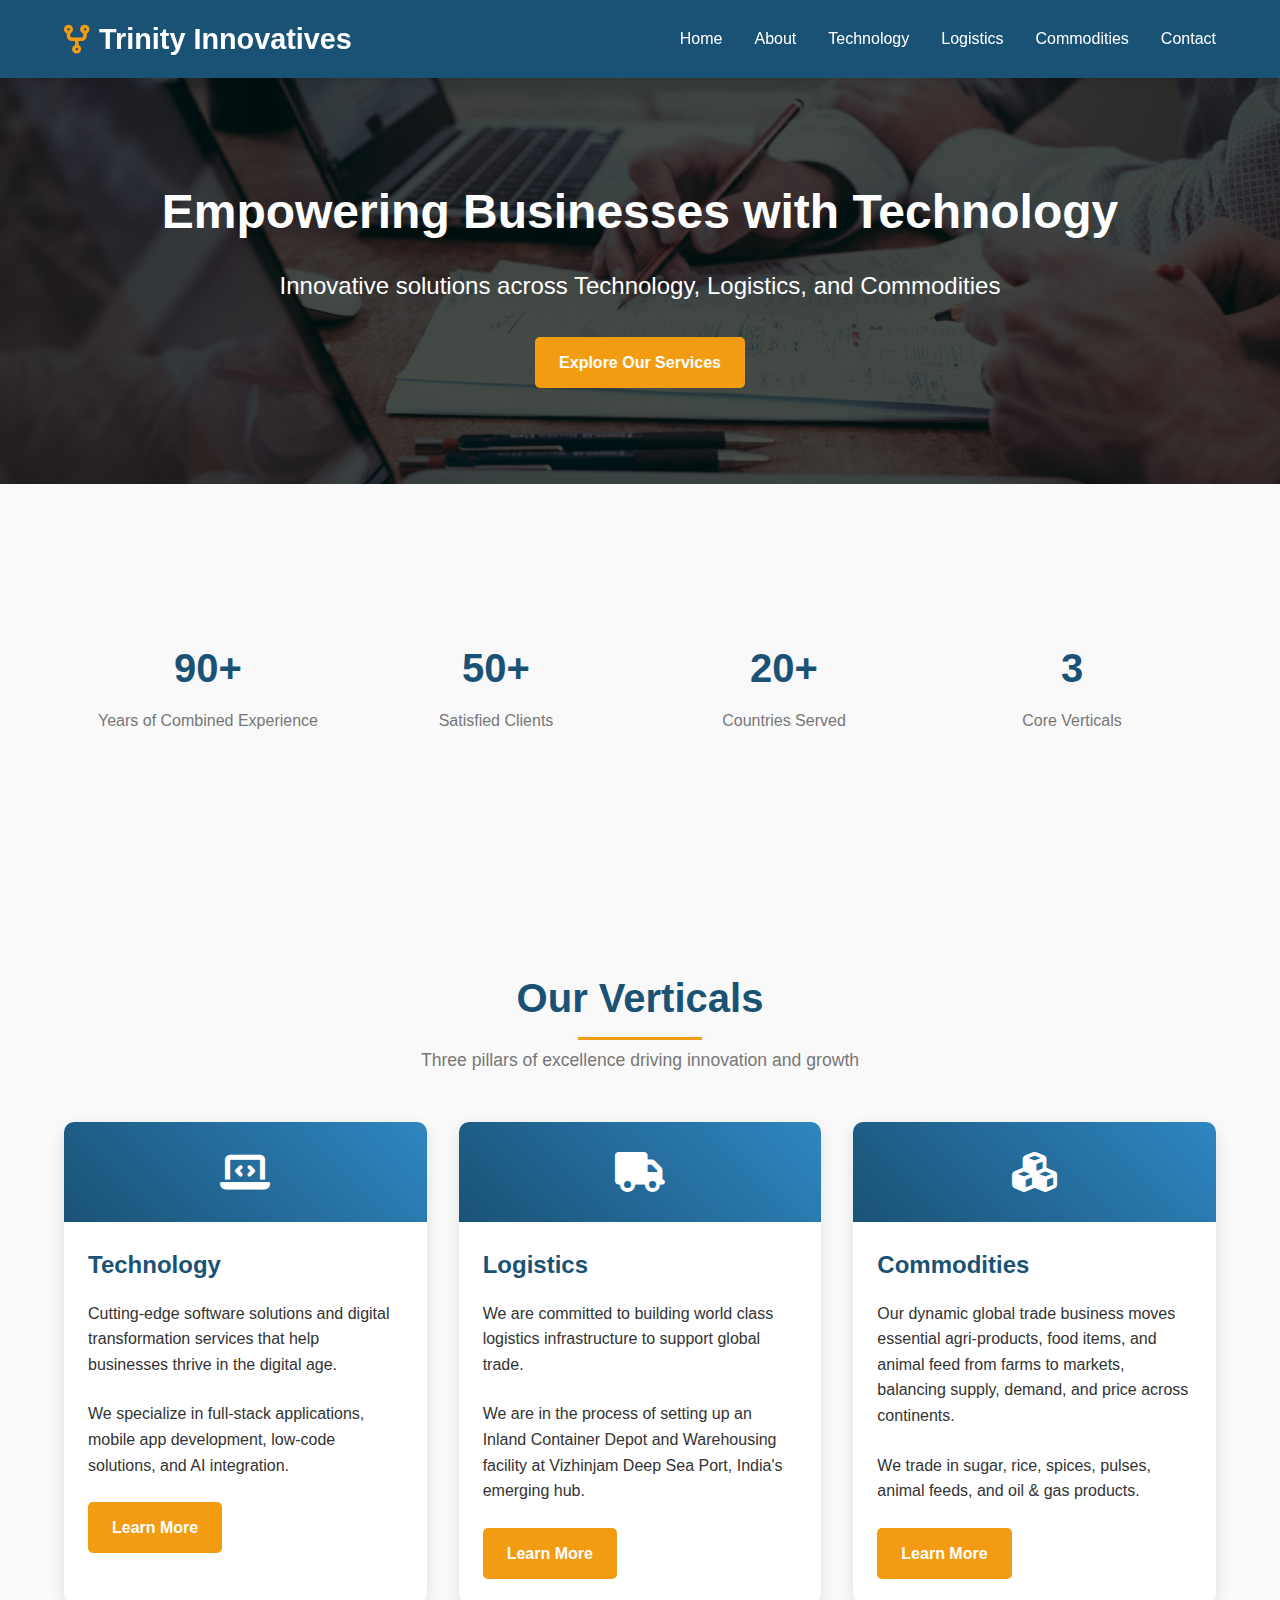
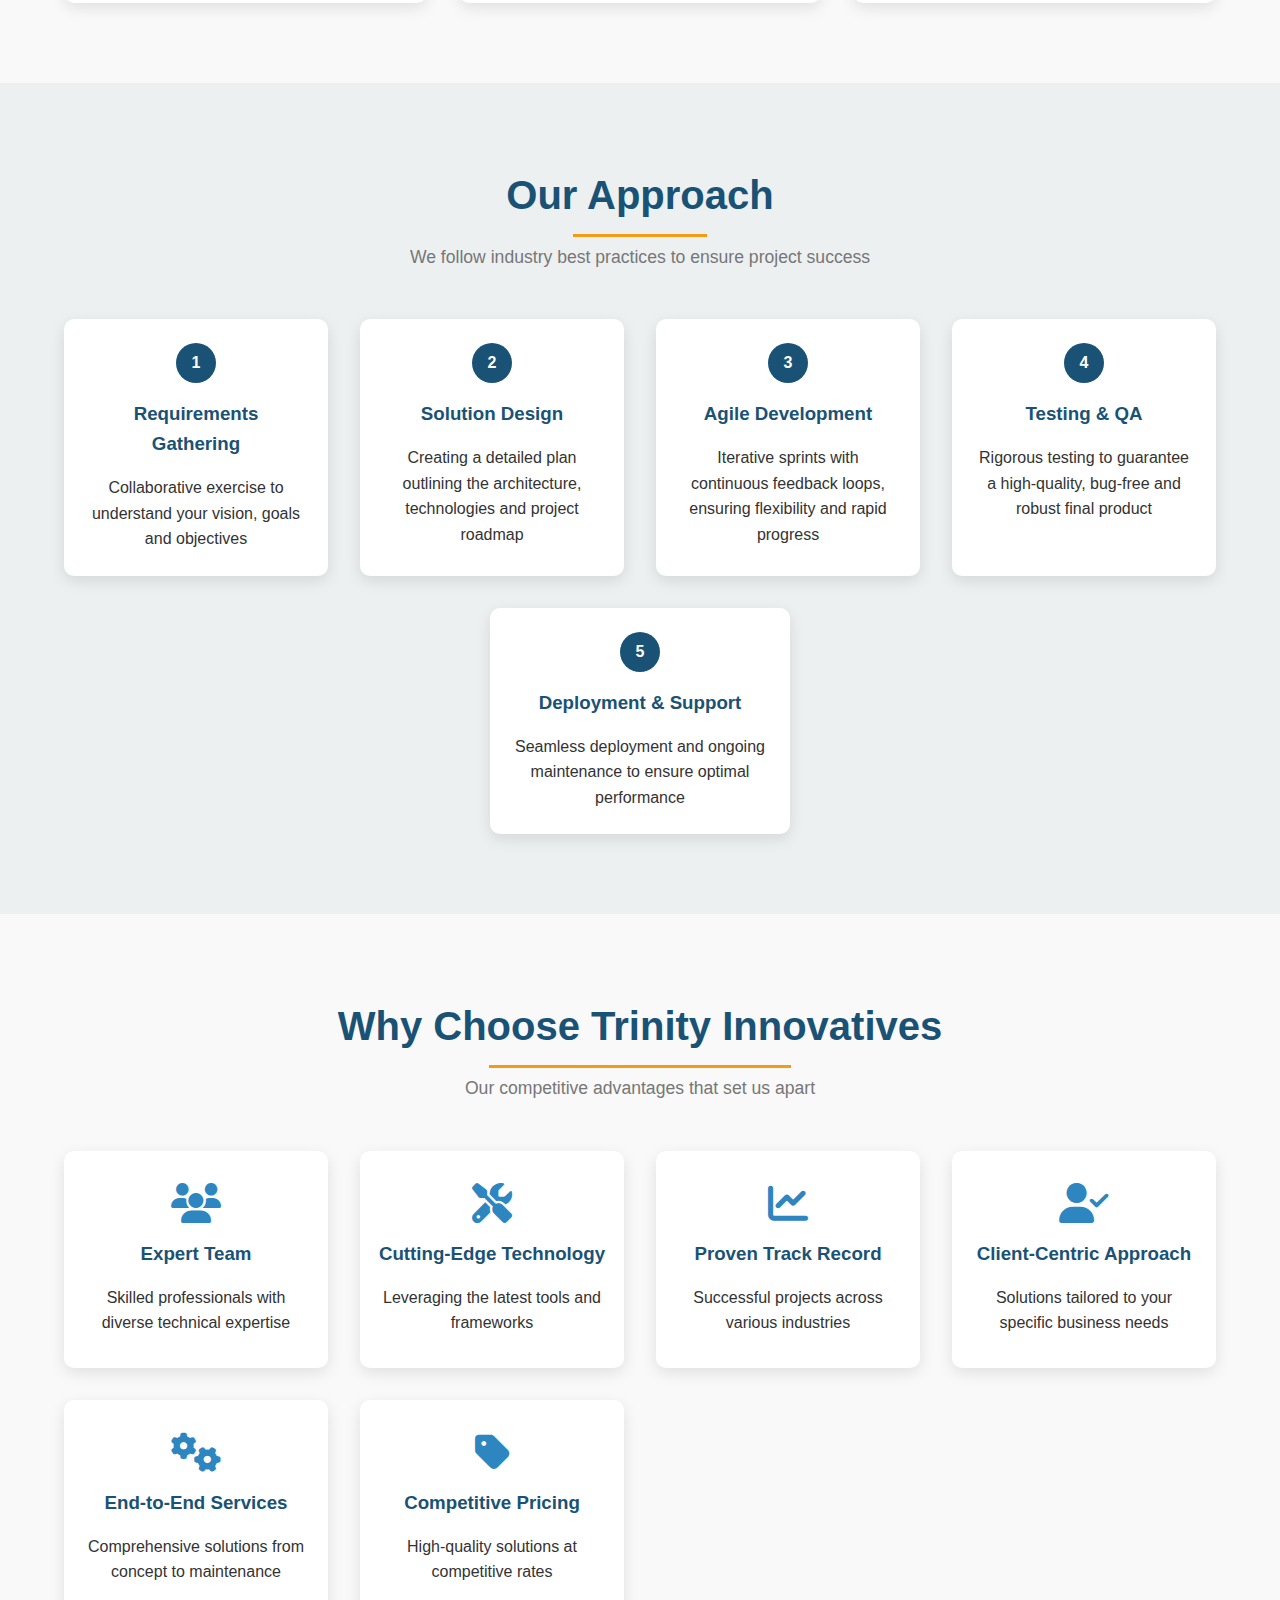
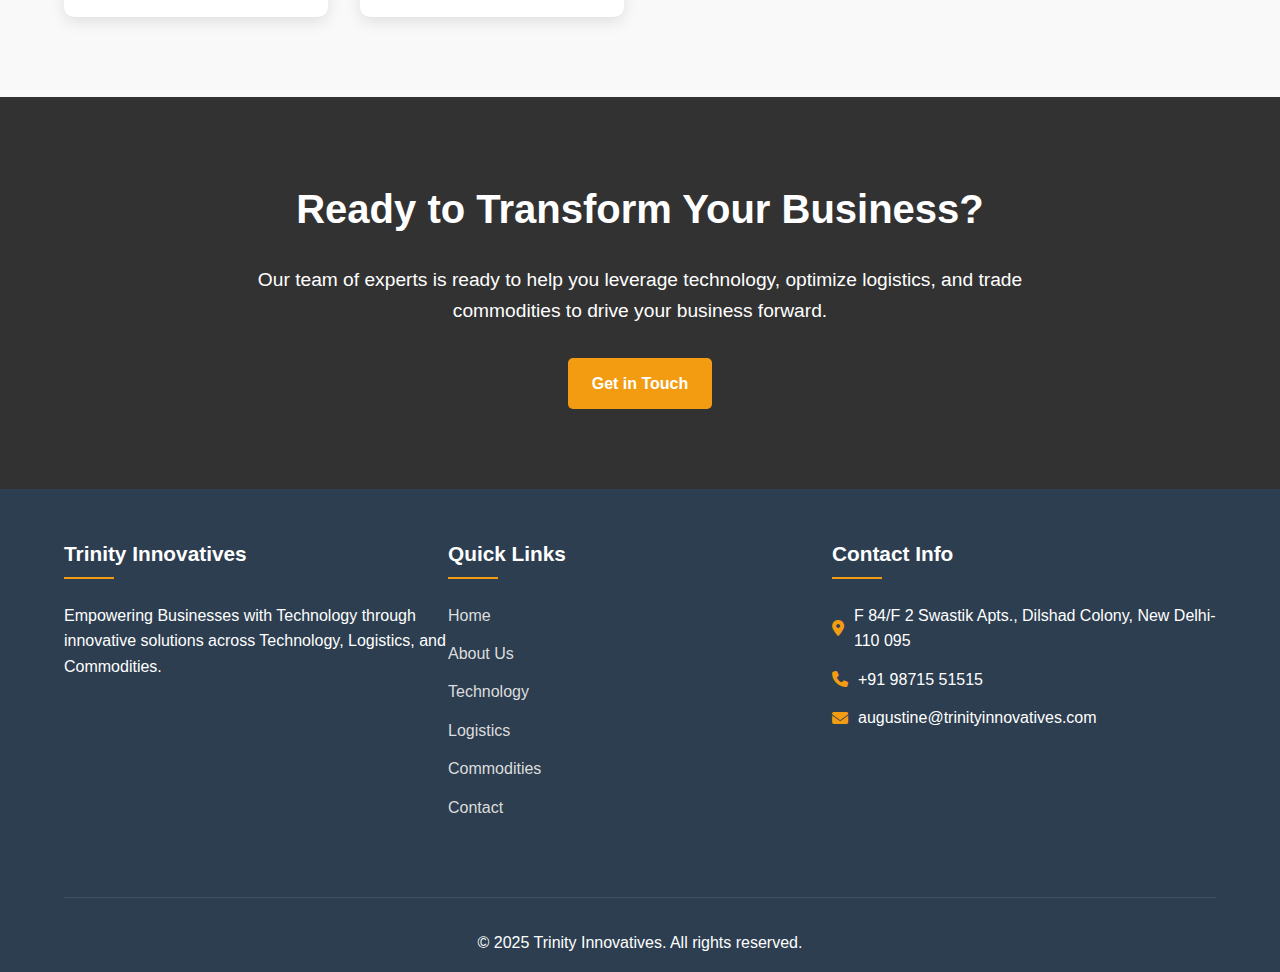
<file: index.html>
<!DOCTYPE html>
<html lang="en">

<head>
    <meta charset="UTF-8">
    <meta name="viewport" content="width=device-width, initial-scale=1.0">
    <title>Trinity Innovatives - Empowering Businesses with Technology</title>
    <link rel="stylesheet" href="https://cdnjs.cloudflare.com/ajax/libs/font-awesome/6.4.0/css/all.min.css">
    <style>
        /* Global Styles */
        :root {
            --primary-color: #1a5276;
            --secondary-color: #2e86c1;
            --accent-color: #f39c12;
            --light-color: #ecf0f1;
            --dark-color: #2c3e50;
            --font-main: 'Segoe UI', Tahoma, Geneva, Verdana, sans-serif;
        }

        * {
            margin: 0;
            padding: 0;
            box-sizing: border-box;
        }

        body {
            font-family: var(--font-main);
            line-height: 1.6;
            color: #333;
            background-color: #f9f9f9;
        }

        .container {
            width: 90%;
            max-width: 1200px;
            margin: 0 auto;
        }

        /* Header Styles */
        header {
            background-color: var(--primary-color);
            color: white;
            padding: 1rem 0;
            position: sticky;
            top: 0;
            z-index: 100;
            box-shadow: 0 2px 10px rgba(0, 0, 0, 0.1);
        }

        nav {
            display: flex;
            justify-content: space-between;
            align-items: center;
        }

        .logo {
            font-size: 1.8rem;
            font-weight: bold;
            display: flex;
            align-items: center;
        }

        .logo i {
            margin-right: 10px;
            color: var(--accent-color);
        }

        .nav-links {
            display: flex;
            list-style: none;
        }

        .nav-links li {
            margin-left: 2rem;
        }

        .nav-links a {
            color: white;
            text-decoration: none;
            transition: color 0.3s;
            font-weight: 500;
        }

        .nav-links a:hover {
            color: var(--accent-color);
        }

        /* Hero Section */
        .hero {
            background: linear-gradient(rgba(0, 0, 0, 0.7), rgba(0, 0, 0, 0.7)), url('./photo-1454165804606-c3d57bc86b40.png');
            background-size: cover;
            background-position: center;
            color: white;
            text-align: center;
            padding: 6rem 1rem;
        }

        .hero h1 {
            font-size: 3rem;
            margin-bottom: 1rem;
        }

        .hero p {
            font-size: 1.5rem;
            margin-bottom: 2rem;
            max-width: 800px;
            margin-left: auto;
            margin-right: auto;
        }

        .btn {
            display: inline-block;
            background-color: var(--accent-color);
            color: white;
            padding: 0.8rem 1.5rem;
            text-decoration: none;
            border-radius: 5px;
            transition: all 0.3s;
            font-weight: 600;
            border: none;
            cursor: pointer;
        }

        .btn:hover {
            background-color: #e67e22;
            transform: translateY(-3px);
            box-shadow: 0 5px 15px rgba(0, 0, 0, 0.2);
        }

        .btn-outline {
            background-color: transparent;
            border: 2px solid white;
        }

        .btn-outline:hover {
            background-color: white;
            color: var(--primary-color);
        }

        /* Sections */
        section {
            padding: 5rem 0;
        }

        .section-title {
            text-align: center;
            margin-bottom: 3rem;
        }

        .section-title h2 {
            font-size: 2.5rem;
            color: var(--primary-color);
            margin-bottom: 1rem;
            position: relative;
            display: inline-block;
        }

        .section-title h2:after {
            content: '';
            position: absolute;
            width: 50%;
            height: 3px;
            background-color: var(--accent-color);
            bottom: -10px;
            left: 25%;
        }

        .section-title p {
            color: #777;
            max-width: 700px;
            margin: 0 auto;
            font-size: 1.1rem;
        }

        /* Services Section */
        .services-grid {
            display: grid;
            grid-template-columns: repeat(auto-fit, minmax(300px, 1fr));
            gap: 2rem;
        }

        .service-card {
            background-color: white;
            border-radius: 10px;
            overflow: hidden;
            box-shadow: 0 5px 15px rgba(0, 0, 0, 0.1);
            transition: transform 0.3s;
            display: flex;
            flex-direction: column;
        }

        .service-card:hover {
            transform: translateY(-10px);
        }

        .service-icon {
            background: linear-gradient(45deg, var(--primary-color), var(--secondary-color));
            height: 100px;
            display: flex;
            align-items: center;
            justify-content: center;
            color: white;
            font-size: 2.5rem;
        }

        .service-content {
            padding: 1.5rem;
            flex-grow: 1;
        }

        .service-content h3 {
            color: var(--primary-color);
            margin-bottom: 1rem;
            font-size: 1.5rem;
        }

        .service-content p {
            margin-bottom: 1.5rem;
        }

        /* Stats Section */
        .stats-container {
            display: flex;
            flex-wrap: wrap;
            justify-content: space-around;
            text-align: center;
            margin: 3rem 0;
        }

        .stat {
            flex: 1;
            min-width: 200px;
            padding: 1.5rem;
        }

        .stat-number {
            font-size: 2.5rem;
            font-weight: bold;
            color: var(--primary-color);
            margin-bottom: 0.5rem;
        }

        .stat-text {
            color: #777;
            font-weight: 500;
        }

        /* Approach Section */
        .approach-steps {
            display: flex;
            flex-wrap: wrap;
            justify-content: center;
            gap: 2rem;
            margin-top: 3rem;
        }

        .step {
            background-color: white;
            border-radius: 10px;
            padding: 1.5rem;
            box-shadow: 0 5px 15px rgba(0, 0, 0, 0.1);
            flex: 1;
            min-width: 250px;
            max-width: 300px;
            text-align: center;
            transition: transform 0.3s;
        }

        .step:hover {
            transform: translateY(-5px);
        }

        .step-number {
            background-color: var(--primary-color);
            color: white;
            width: 40px;
            height: 40px;
            border-radius: 50%;
            display: flex;
            align-items: center;
            justify-content: center;
            margin: 0 auto 1rem;
            font-weight: bold;
        }

        .step h3 {
            color: var(--primary-color);
            margin-bottom: 1rem;
        }

        /* Why Choose Us Section */
        .features-grid {
            display: grid;
            grid-template-columns: repeat(auto-fit, minmax(250px, 1fr));
            gap: 2rem;
        }

        .feature {
            text-align: center;
            padding: 2rem 1rem;
            background-color: white;
            border-radius: 10px;
            box-shadow: 0 5px 15px rgba(0, 0, 0, 0.1);
            transition: transform 0.3s;
        }

        .feature:hover {
            transform: translateY(-5px);
        }

        .feature i {
            font-size: 2.5rem;
            color: var(--secondary-color);
            margin-bottom: 1rem;
        }

        .feature h3 {
            color: var(--primary-color);
            margin-bottom: 1rem;
        }

        /* CTA Section */
        .cta {
            background: linear-gradient(rgba(0, 0, 0, 0.8), rgba(0, 0, 0, 0.8)), url('https://images.unsplash.com/photo-1454165804606-c3d57bc86b40?ixlib=rb-4.0.3&ixid=M3wxMjA3fDB8MHxwaG90by1wYWdlfHx8fGVufDB8fHx8fA%3D%3D&auto=format&fit=crop&w=1740&q=80');
            background-size: cover;
            background-position: center;
            color: white;
            text-align: center;
            padding: 5rem 1rem;
        }

        .cta h2 {
            font-size: 2.5rem;
            margin-bottom: 1.5rem;
        }

        .cta p {
            font-size: 1.2rem;
            max-width: 800px;
            margin: 0 auto 2rem;
        }

        /* Footer */
        footer {
            background-color: var(--dark-color);
            color: white;
            padding: 3rem 0 1rem;
        }

        .footer-content {
            display: flex;
            flex-wrap: wrap;
            justify-content: space-between;
            margin-bottom: 2rem;
        }

        .footer-section {
            flex: 1;
            min-width: 300px;
            margin-bottom: 2rem;
        }

        .footer-section h3 {
            margin-bottom: 1.5rem;
            font-size: 1.3rem;
            position: relative;
            padding-bottom: 0.5rem;
        }

        .footer-section h3:after {
            content: '';
            position: absolute;
            width: 50px;
            height: 2px;
            background-color: var(--accent-color);
            bottom: 0;
            left: 0;
        }

        .footer-section ul {
            list-style: none;
        }

        .footer-section ul li {
            margin-bottom: 0.8rem;
        }

        .footer-section ul li a {
            color: #ddd;
            text-decoration: none;
            transition: color 0.3s;
        }

        .footer-section ul li a:hover {
            color: var(--accent-color);
        }

        .contact-info {
            display: flex;
            align-items: center;
            margin-bottom: 0.8rem;
        }

        .contact-info i {
            margin-right: 10px;
            color: var(--accent-color);
        }

        .footer-bottom {
            text-align: center;
            padding-top: 2rem;
            border-top: 1px solid rgba(255, 255, 255, 0.1);
        }


        .hamburger {
            display: none;
            font-size: 1.8rem;
            color: white;
            cursor: pointer;
        }

        @media (max-width: 768px) {
            .hamburger {
                display: block;
            }

            .nav-links {
                display: none;
                position: absolute;
                top: 100%;
                right: 0;
                background-color: var(--primary-color);
                flex-direction: column;
                width: 200px;
                padding: 1rem;
                box-shadow: 0 5px 15px rgba(0, 0, 0, 0.2);
                border-radius: 0 0 5px 5px;
            }

            .nav-links li {
                margin: 1rem 0;
            }

            .nav-links.show {
                display: flex;
            }
        }
    </style>
</head>

<body>
    <!-- Header -->
    <header>
        <div class="container">
            <nav>
                <div class="logo"><i class="fas fa-code-fork"></i>Trinity Innovatives</div>
                <div class="hamburger" id="hamburger">
                    <i class="fas fa-bars"></i>
                </div>
                <ul class="nav-links" id="nav-links">
                    <li><a href="index.html">Home</a></li>
                    <li><a href="about.html" class="active">About</a></li>
                    <li><a href="technology.html">Technology</a></li>
                    <li><a href="logistics.html">Logistics</a></li>
                    <li><a href="commodities.html">Commodities</a></li>
                    <li><a href="contact.html">Contact</a></li>
                </ul>
            </nav>
        </div>
    </header>

    <!-- Hero Section -->
    <section class="hero">
        <div class="container">
            <h1>Empowering Businesses with Technology</h1>
            <p>Innovative solutions across Technology, Logistics, and Commodities</p>
            <a href="#services" class="btn">Explore Our Services</a>
        </div>
    </section>

    <!-- Stats Section -->
    <section>
        <div class="container">
            <div class="stats-container">
                <div class="stat">
                    <div class="stat-number">90+</div>
                    <div class="stat-text">Years of Combined Experience</div>
                </div>
                <div class="stat">
                    <div class="stat-number">50+</div>
                    <div class="stat-text">Satisfied Clients</div>
                </div>
                <div class="stat">
                    <div class="stat-number">20+</div>
                    <div class="stat-text">Countries Served</div>
                </div>
                <div class="stat">
                    <div class="stat-number">3</div>
                    <div class="stat-text">Core Verticals</div>
                </div>
            </div>
        </div>
    </section>

    <!-- Services Section -->
    <section id="services" class="services">
        <div class="container">
            <div class="section-title">
                <h2>Our Verticals</h2>
                <p>Three pillars of excellence driving innovation and growth</p>
            </div>
            <div class="services-grid">
                <div class="service-card">
                    <div class="service-icon">
                        <i class="fas fa-laptop-code"></i>
                    </div>
                    <div class="service-content">
                        <h3>Technology</h3>
                        <p>Cutting-edge software solutions and digital transformation services that help businesses
                            thrive in the digital age.</p>
                        <p>We specialize in full-stack applications, mobile app development, low-code solutions, and AI
                            integration.</p>
                        <a href="technology.html" class="btn">Learn More</a>
                    </div>
                </div>
                <div class="service-card">
                    <div class="service-icon">
                        <i class="fas fa-truck"></i>
                    </div>
                    <div class="service-content">
                        <h3>Logistics</h3>
                        <p>We are committed to building world class logistics infrastructure to support global trade.
                        </p>
                        <p>We are in the process of setting up an Inland Container Depot and Warehousing facility at
                            Vizhinjam Deep Sea Port, India's emerging hub.</p>
                        <a href="logistics.html" class="btn">Learn More</a>
                    </div>
                </div>
                <div class="service-card">
                    <div class="service-icon">
                        <i class="fas fa-cubes"></i>
                    </div>
                    <div class="service-content">
                        <h3>Commodities</h3>
                        <p>Our dynamic global trade business moves essential agri-products, food items, and animal feed
                            from farms to markets, balancing supply, demand, and price across continents.</p>
                        <p>We trade in sugar, rice, spices, pulses, animal feeds, and oil & gas products.</p>
                        <a href="commodities.html" class="btn">Learn More</a>
                    </div>
                </div>
            </div>
        </div>
    </section>

    <!-- Our Approach Section -->
    <section style="background-color: var(--light-color);">
        <div class="container">
            <div class="section-title">
                <h2>Our Approach</h2>
                <p>We follow industry best practices to ensure project success</p>
            </div>
            <div class="approach-steps">
                <div class="step">
                    <div class="step-number">1</div>
                    <h3>Requirements Gathering</h3>
                    <p>Collaborative exercise to understand your vision, goals and objectives</p>
                </div>
                <div class="step">
                    <div class="step-number">2</div>
                    <h3>Solution Design</h3>
                    <p>Creating a detailed plan outlining the architecture, technologies and project roadmap</p>
                </div>
                <div class="step">
                    <div class="step-number">3</div>
                    <h3>Agile Development</h3>
                    <p>Iterative sprints with continuous feedback loops, ensuring flexibility and rapid progress</p>
                </div>
                <div class="step">
                    <div class="step-number">4</div>
                    <h3>Testing & QA</h3>
                    <p>Rigorous testing to guarantee a high-quality, bug-free and robust final product</p>
                </div>
                <div class="step">
                    <div class="step-number">5</div>
                    <h3>Deployment & Support</h3>
                    <p>Seamless deployment and ongoing maintenance to ensure optimal performance</p>
                </div>
            </div>
        </div>
    </section>

    <!-- Why Choose Us Section -->
    <section id="why-choose">
        <div class="container">
            <div class="section-title">
                <h2>Why Choose Trinity Innovatives</h2>
                <p>Our competitive advantages that set us apart</p>
            </div>
            <div class="features-grid">
                <div class="feature">
                    <i class="fas fa-users"></i>
                    <h3>Expert Team</h3>
                    <p>Skilled professionals with diverse technical expertise</p>
                </div>
                <div class="feature">
                    <i class="fas fa-tools"></i>
                    <h3>Cutting-Edge Technology</h3>
                    <p>Leveraging the latest tools and frameworks</p>
                </div>
                <div class="feature">
                    <i class="fas fa-chart-line"></i>
                    <h3>Proven Track Record</h3>
                    <p>Successful projects across various industries</p>
                </div>
                <div class="feature">
                    <i class="fas fa-user-check"></i>
                    <h3>Client-Centric Approach</h3>
                    <p>Solutions tailored to your specific business needs</p>
                </div>
                <div class="feature">
                    <i class="fas fa-cogs"></i>
                    <h3>End-to-End Services</h3>
                    <p>Comprehensive solutions from concept to maintenance</p>
                </div>
                <div class="feature">
                    <i class="fas fa-tag"></i>
                    <h3>Competitive Pricing</h3>
                    <p>High-quality solutions at competitive rates</p>
                </div>
            </div>
        </div>
    </section>

    <!-- CTA Section -->
    <section class="cta">
        <div class="container">
            <h2>Ready to Transform Your Business?</h2>
            <p>Our team of experts is ready to help you leverage technology, optimize logistics, and trade commodities
                to drive your business forward.</p>
            <a href="contact.html" class="btn">Get in Touch</a>
        </div>
    </section>

    <!-- Footer -->
    <footer>
        <div class="container">
            <div class="footer-content">
                <div class="footer-section">
                    <h3>Trinity Innovatives</h3>
                    <p>Empowering Businesses with Technology through innovative solutions across Technology, Logistics,
                        and Commodities.</p>
                </div>
                <div class="footer-section">
                    <h3>Quick Links</h3>
                    <ul>
                        <li><a href="index.html">Home</a></li>
                        <li><a href="about.html">About Us</a></li>
                        <li><a href="technology.html">Technology</a></li>
                        <li><a href="logistics.html">Logistics</a></li>
                        <li><a href="commodities.html">Commodities</a></li>
                        <li><a href="contact.html">Contact</a></li>
                    </ul>
                </div>
                <div class="footer-section">
                    <h3>Contact Info</h3>
                    <div class="contact-info">
                        <i class="fas fa-map-marker-alt"></i>
                        <span>F 84/F 2 Swastik Apts., Dilshad Colony, New Delhi-110 095</span>
                    </div>
                    <div class="contact-info">
                        <i class="fas fa-phone"></i>
                        <span>+91 98715 51515</span>
                    </div>
                    <div class="contact-info">
                        <i class="fas fa-envelope"></i>
                        <span>augustine@trinityinnovatives.com</span>
                    </div>
                </div>
            </div>
            <div class="footer-bottom">
                <p>&copy; 2025 Trinity Innovatives. All rights reserved.</p>
            </div>
        </div>
    </footer>

    <script src="./scripts.js"></script>
    <script>
        // document.addEventListener('DOMContentLoaded', function () {
        //     // Smooth scrolling for navigation links
        //     document.querySelectorAll('a[href^="#"]').forEach(anchor => {
        //         anchor.addEventListener('click', function (e) {
        //             e.preventDefault();

        //             const targetId = this.getAttribute('href');
        //             if (targetId === '#') return;

        //             const targetElement = document.querySelector(targetId);
        //             if (targetElement) {
        //                 window.scrollTo({
        //                     top: targetElement.offsetTop - 80,
        //                     behavior: 'smooth'
        //                 });
        //             }
        //         });
        //     });

        //     // Animation on scroll
        //     const observerOptions = {
        //         root: null,
        //         rootMargin: '0px',
        //         threshold: 0.1
        //     };

        //     const observer = new IntersectionObserver((entries) => {
        //         entries.forEach(entry => {
        //             if (entry.isIntersecting) {
        //                 entry.target.classList.add('animate');
        //             }
        //         });
        //     }, observerOptions);

        //     document.querySelectorAll('.service-card, .step, .feature').forEach(el => {
        //         observer.observe(el);
        //     });
        // });
    </script>
</body>

</html>
</file>
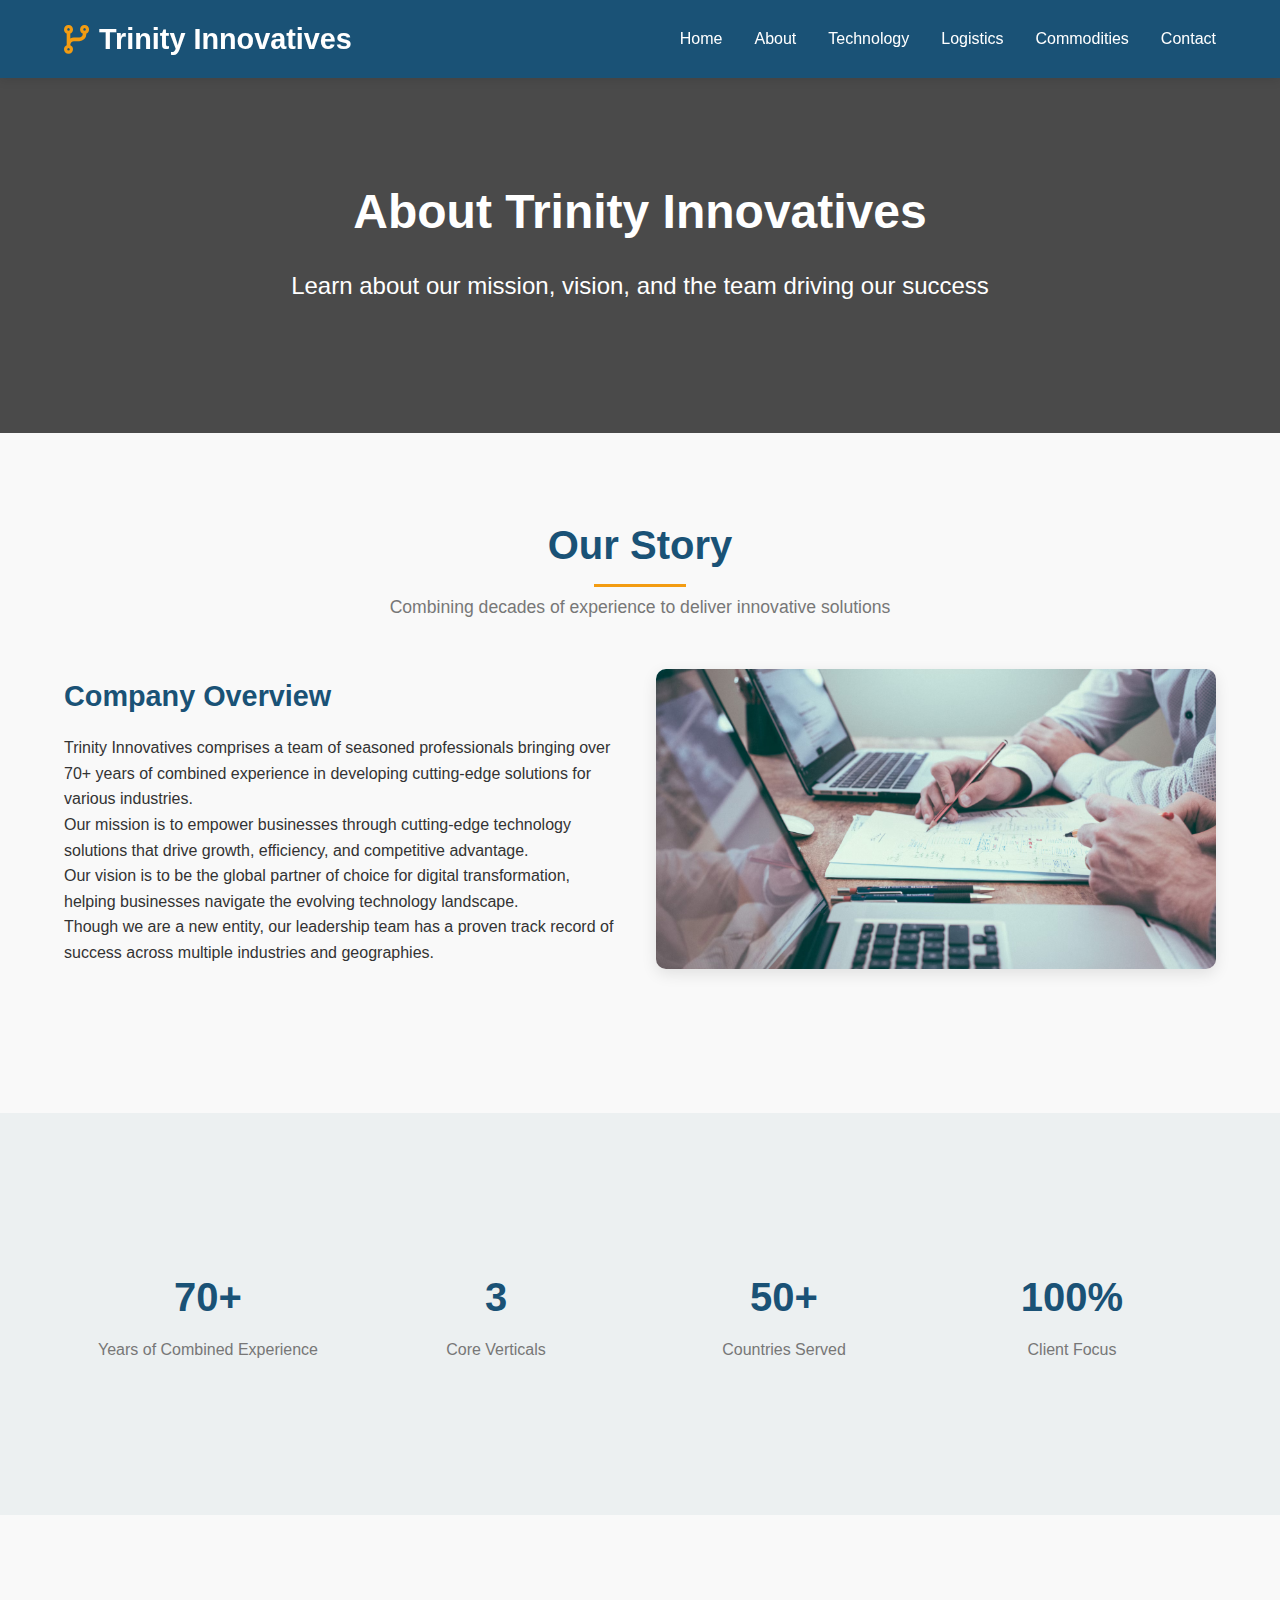
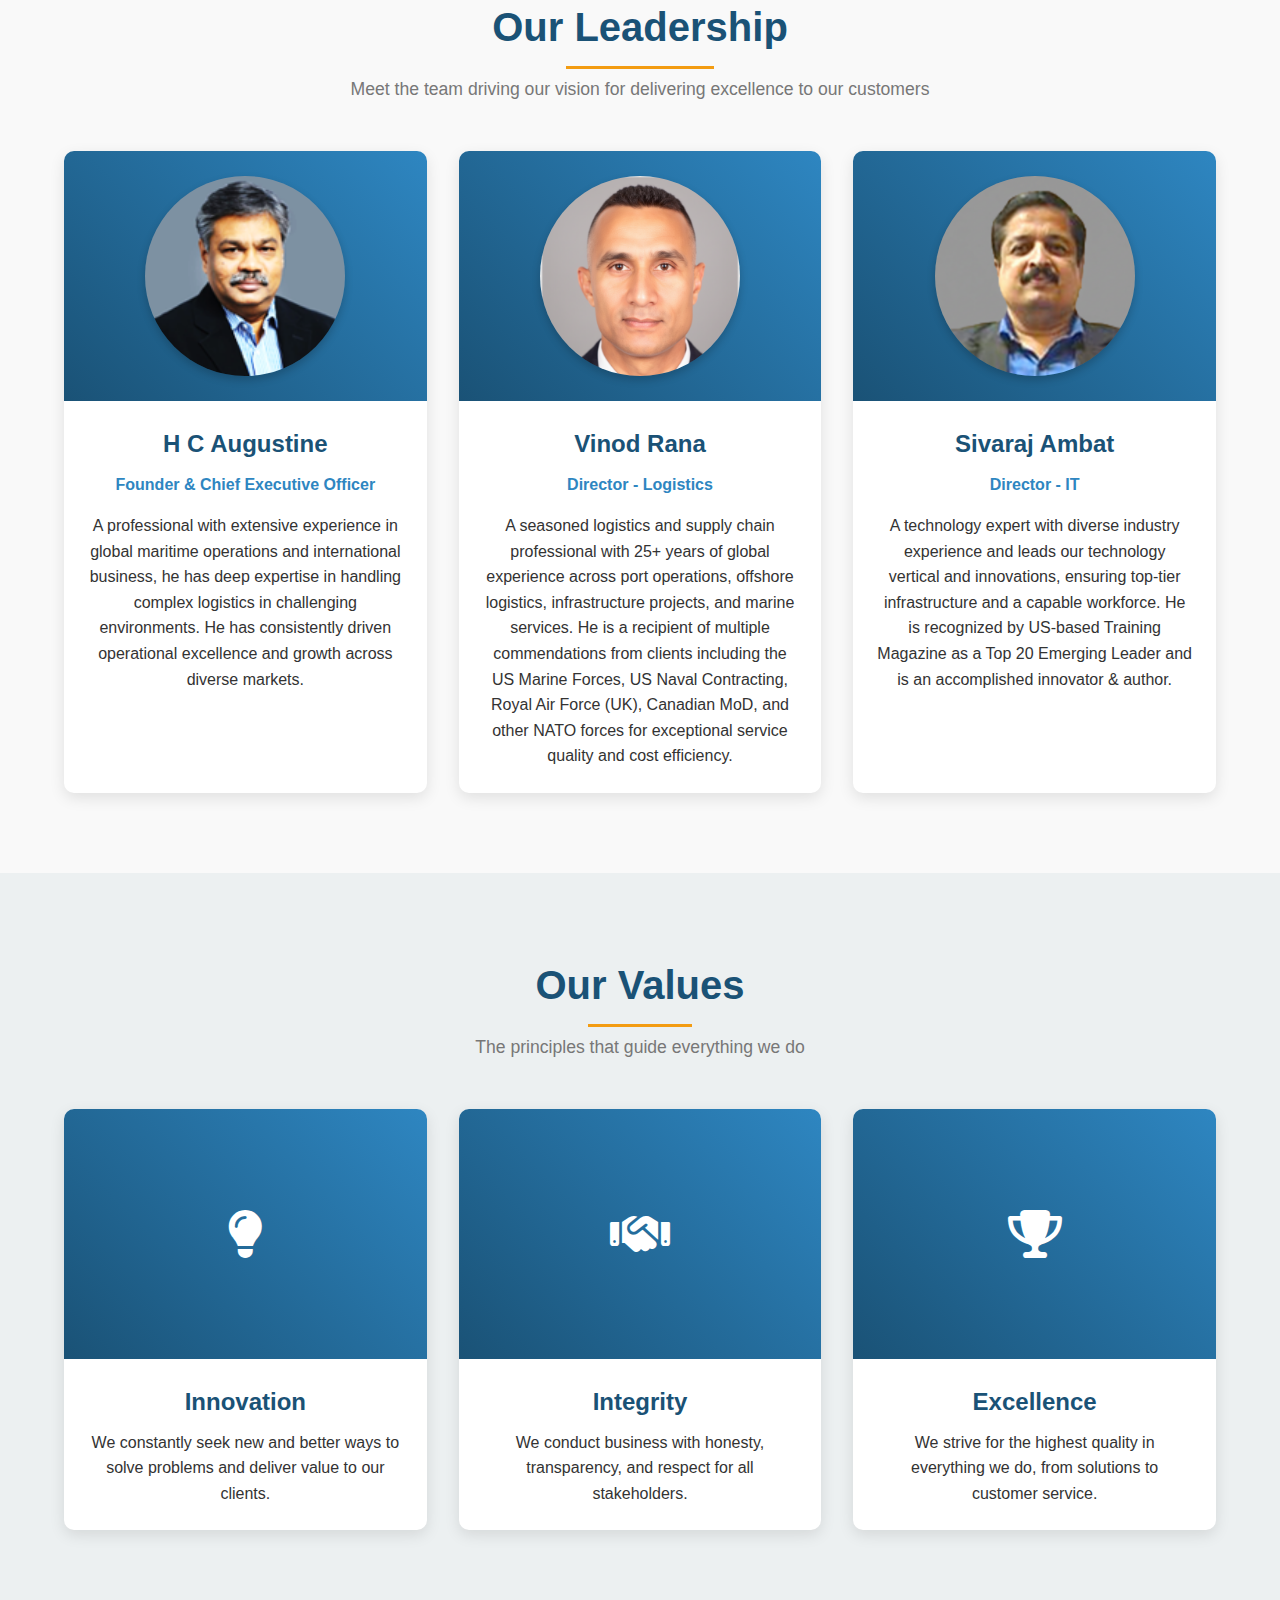
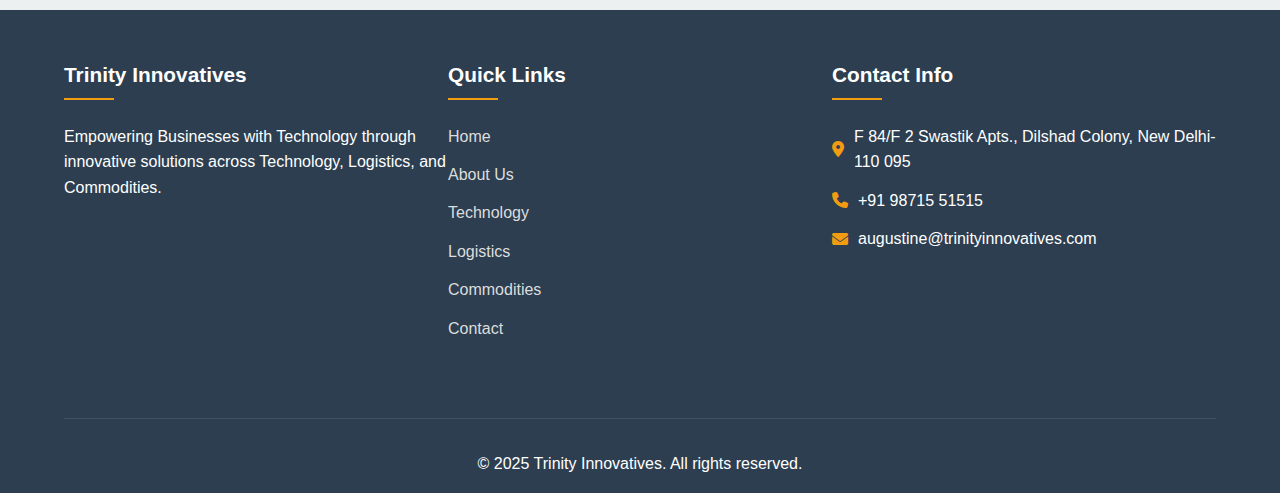
<file: about-copy.html>
<!DOCTYPE html>
<html lang="en">

<head>
    <meta charset="UTF-8">
    <meta name="viewport" content="width=device-width, initial-scale=1.0">
    <title>About Us - Trinity Innovatives</title>
    <link rel="stylesheet" href="https://cdnjs.cloudflare.com/ajax/libs/font-awesome/6.4.0/css/all.min.css">
    <style>
        /* Global Styles */
        :root {
            --primary-color: #1a5276;
            --secondary-color: #2e86c1;
            --accent-color: #f39c12;
            --light-color: #ecf0f1;
            --dark-color: #2c3e50;
            --font-main: 'Segoe UI', Tahoma, Geneva, Verdana, sans-serif;
        }

        * {
            margin: 0;
            padding: 0;
            box-sizing: border-box;
        }

        body {
            font-family: var(--font-main);
            line-height: 1.6;
            color: #333;
            background-color: #f9f9f9;
        }

        .container {
            width: 90%;
            max-width: 1200px;
            margin: 0 auto;
        }

        /* Header Styles */
        header {
            background-color: var(--primary-color);
            color: white;
            padding: 1rem 0;
            position: sticky;
            top: 0;
            z-index: 100;
            box-shadow: 0 2px 10px rgba(0, 0, 0, 0.1);
        }

        nav {
            display: flex;
            justify-content: space-between;
            align-items: center;
        }

        .logo {
            font-size: 1.8rem;
            font-weight: bold;
            display: flex;
            align-items: center;
        }

        .logo i {
            margin-right: 10px;
            color: var(--accent-color);
        }

        .nav-links {
            display: flex;
            list-style: none;
        }

        .nav-links li {
            margin-left: 2rem;
        }

        .nav-links a {
            color: white;
            text-decoration: none;
            transition: color 0.3s;
            font-weight: 500;
        }

        .nav-links a:hover {
            color: var(--accent-color);
        }

        /* Hero Section */
        .hero {
            background: linear-gradient(rgba(0, 0, 0, 0.7), rgba(0, 0, 0, 0.7)), url('https://images.unsplash.com/photo-1521737711867-e3b97375f902?ixlib=rb-4.0.3&ixid=M3wxMjA3fDB8MHxwaG90by1wYWdlfHx8fGVufDB8fHx8fA%3D%3D&auto=format&fit=crop&w=1744&q=80');
            background-size: cover;
            background-position: center;
            color: white;
            text-align: center;
            padding: 6rem 1rem;
        }

        .hero h1 {
            font-size: 3rem;
            margin-bottom: 1rem;
        }

        .hero p {
            font-size: 1.5rem;
            margin-bottom: 2rem;
            max-width: 800px;
            margin-left: auto;
            margin-right: auto;
        }

        .btn {
            display: inline-block;
            background-color: var(--accent-color);
            color: white;
            padding: 0.8rem 1.5rem;
            text-decoration: none;
            border-radius: 5px;
            transition: all 0.3s;
            font-weight: 600;
            border: none;
            cursor: pointer;
        }

        .btn:hover {
            background-color: #e67e22;
            transform: translateY(-3px);
            box-shadow: 0 5px 15px rgba(0, 0, 0, 0.2);
        }

        /* Sections */
        section {
            padding: 5rem 0;
        }

        .section-title {
            text-align: center;
            margin-bottom: 3rem;
        }

        .section-title h2 {
            font-size: 2.5rem;
            color: var(--primary-color);
            margin-bottom: 1rem;
            position: relative;
            display: inline-block;
        }

        .section-title h2:after {
            content: '';
            position: absolute;
            width: 50%;
            height: 3px;
            background-color: var(--accent-color);
            bottom: -10px;
            left: 25%;
        }

        .section-title p {
            color: #777;
            max-width: 700px;
            margin: 0 auto;
            font-size: 1.1rem;
        }

        /* About Content */
        .about-content {
            display: flex;
            flex-wrap: wrap;
            justify-content: space-between;
            align-items: center;
            margin-bottom: 4rem;
        }

        .about-text {
            flex: 1;
            min-width: 300px;
            padding-right: 2rem;
        }

        .about-text h3 {
            color: var(--primary-color);
            margin-bottom: 1rem;
            font-size: 1.8rem;
        }

        /* .about-image {
            flex: 1;
            min-width: 300px;
            height: 300px;
            border-radius: 10px;
            overflow: hidden;
            box-shadow: 0 5px 15px rgba(0, 0, 0, 0.1);
            background: linear-gradient(45deg, var(--primary-color), var(--secondary-color));
            display: flex;
            align-items: center;
            justify-content: center;
            color: white;
            font-size: 1.2rem;
            font-weight: bold;
        } */

        .about-image {
            flex: 1;
            min-width: 300px;
            height: 300px;
            border-radius: 10px;
            overflow: hidden;
            box-shadow: 0 5px 15px rgba(0, 0, 0, 0.1);
        }

        .about-image img {
            width: 100%;
            height: 100%;
            object-fit: cover;
        }


        /* Leadership Section */
        .leadership-grid {
            display: grid;
            grid-template-columns: repeat(auto-fit, minmax(280px, 1fr));
            gap: 2rem;
        }

        .leader-card {
            background-color: white;
            border-radius: 10px;
            overflow: hidden;
            box-shadow: 0 5px 15px rgba(0, 0, 0, 0.1);
            transition: transform 0.3s;
            text-align: center;
        }

        .leader-card:hover {
            transform: translateY(-10px);
        }

        .leader-image {
            height: 250px;
            background: linear-gradient(45deg, var(--primary-color), var(--secondary-color));
            display: flex;
            align-items: center;
            justify-content: center;
            color: white;
            font-size: 4rem;
        }

        .img-leader {
            width: 200px;
            height: 200px;
            object-fit: cover;
            border-radius: 50%;
            border: none;
            box-shadow: 0 4px 8px rgba(0, 0, 0, 0.2);
        }

        .leader-content {
            padding: 1.5rem;
        }

        .leader-content h3 {
            color: var(--primary-color);
            margin-bottom: 0.5rem;
            font-size: 1.5rem;
        }

        .leader-content .position {
            color: var(--secondary-color);
            font-weight: 600;
            margin-bottom: 1rem;
            display: block;
        }

        /* Stats Section */
        .stats-container {
            display: flex;
            flex-wrap: wrap;
            justify-content: space-around;
            text-align: center;
            margin: 3rem 0;
        }

        .stat {
            flex: 1;
            min-width: 200px;
            padding: 1.5rem;
        }

        .stat-number {
            font-size: 2.5rem;
            font-weight: bold;
            color: var(--primary-color);
            margin-bottom: 0.5rem;
        }

        .stat-text {
            color: #777;
            font-weight: 500;
        }

        /* Footer */
        footer {
            background-color: var(--dark-color);
            color: white;
            padding: 3rem 0 1rem;
        }

        .footer-content {
            display: flex;
            flex-wrap: wrap;
            justify-content: space-between;
            margin-bottom: 2rem;
        }

        .footer-section {
            flex: 1;
            min-width: 300px;
            margin-bottom: 2rem;
        }

        .footer-section h3 {
            margin-bottom: 1.5rem;
            font-size: 1.3rem;
            position: relative;
            padding-bottom: 0.5rem;
        }

        .footer-section h3:after {
            content: '';
            position: absolute;
            width: 50px;
            height: 2px;
            background-color: var(--accent-color);
            bottom: 0;
            left: 0;
        }

        .footer-section ul {
            list-style: none;
        }

        .footer-section ul li {
            margin-bottom: 0.8rem;
        }

        .footer-section ul li a {
            color: #ddd;
            text-decoration: none;
            transition: color 0.3s;
        }

        .footer-section ul li a:hover {
            color: var(--accent-color);
        }

        .contact-info {
            display: flex;
            align-items: center;
            margin-bottom: 0.8rem;
        }

        .contact-info i {
            margin-right: 10px;
            color: var(--accent-color);
        }

        .footer-bottom {
            text-align: center;
            padding-top: 2rem;
            border-top: 1px solid rgba(255, 255, 255, 0.1);
        }

        /* Responsive Design */
        @media (max-width: 768px) {
            .nav-links {
                display: none;
            }

            .hero h1 {
                font-size: 2.5rem;
            }

            .hero p {
                font-size: 1.2rem;
            }

            .about-content,
            .footer-content {
                flex-direction: column;
            }

            .about-text {
                padding-right: 0;
                margin-bottom: 2rem;
            }

            .section-title h2 {
                font-size: 2rem;
            }

            .stats-container {
                flex-direction: column;
                gap: 1.5rem;
            }
        }
    </style>
</head>

<body>
    <!-- Header -->
    <header>
        <div class="container">
            <nav>
                <div class="logo"><i class="fas fa-code-branch"></i>Trinity Innovatives</div>
                <ul class="nav-links">
                    <li><a href="index.html">Home</a></li>
                    <li><a href="about.html" class="active">About</a></li>
                    <li><a href="technology.html">Technology</a></li>
                    <li><a href="logistics.html">Logistics</a></li>
                    <li><a href="commodities.html">Commodities</a></li>
                    <li><a href="contact.html">Contact</a></li>
                </ul>
            </nav>
        </div>
    </header>

    <!-- Hero Section -->
    <section class="hero">
        <div class="container">
            <h1>About Trinity Innovatives</h1>
            <p>Learn about our mission, vision, and the team driving our success</p>
        </div>
    </section>

    <!-- About Section -->
    <section id="about">
        <div class="container">
            <div class="section-title">
                <h2>Our Story</h2>
                <p>Combining decades of experience to deliver innovative solutions</p>
            </div>
            <div class="about-content">
                <div class="about-text">
                    <h3>Company Overview</h3>
                    <p>Trinity Innovatives comprises a team of seasoned professionals bringing over 70+ years of
                        combined experience in developing cutting-edge solutions for various industries.</p>
                    <p>Our mission is to empower businesses through cutting-edge technology solutions that drive growth,
                        efficiency, and competitive advantage.</p>
                    <p>Our vision is to be the global partner of choice for digital transformation, helping businesses
                        navigate the evolving technology landscape.</p>
                    <p>Though we are a new entity, our leadership team has a proven track record of success across
                        multiple industries and geographies.</p>
                </div>
                <div class="about-image">
                    <img src="./photo-1454165804606-c3d57bc86b40.png" alt="About Us">
                </div>
            </div>
        </div>
    </section>

    <!-- Stats Section -->
    <section style="background-color: var(--light-color);">
        <div class="container">
            <div class="stats-container">
                <div class="stat">
                    <div class="stat-number">70+</div>
                    <div class="stat-text">Years of Combined Experience</div>
                </div>
                <div class="stat">
                    <div class="stat-number">3</div>
                    <div class="stat-text">Core Verticals</div>
                </div>
                <div class="stat">
                    <div class="stat-number">50+</div>
                    <div class="stat-text">Countries Served</div>
                </div>
                <div class="stat">
                    <div class="stat-number">100%</div>
                    <div class="stat-text">Client Focus</div>
                </div>
            </div>
        </div>
    </section>

    <!-- Leadership Section -->
    <section id="leadership">
        <div class="container">
            <div class="section-title">
                <h2>Our Leadership</h2>
                <p>Meet the team driving our vision for delivering excellence to our customers</p>
            </div>
            <div class="leadership-grid">
                <!-- Leader 1 -->
                <div class="leader-card">
                    <div class="leader-image">
                        <!-- <i class="fas fa-user"></i> -->
                        <img class="img-leader" src="./Augustine.png" alt="Augustine">
                    </div>
                    <div class="leader-content">
                        <h3>H C Augustine</h3>
                        <span class="position">Founder & Chief Executive Officer</span>
                        <p>A professional with extensive experience in global maritime operations and international
                            business, he has deep expertise in handling complex logistics in challenging environments.
                            He has consistently driven operational excellence and growth across diverse markets.</p>
                    </div>
                </div>

                <!-- Leader 2 -->
                <div class="leader-card">
                    <div class="leader-image">
                        <!-- <i class="fas fa-user"></i> -->
                        <img class="img-leader" src="./Vinod1.png" alt="Vinod Rana">
                    </div>
                    <div class="leader-content">
                        <h3>Vinod Rana</h3>
                        <span class="position">Director - Logistics</span>
                        <p>A seasoned logistics and supply chain professional with 25+ years of global experience across
                            port operations, offshore logistics, infrastructure projects, and marine services. He is a
                            recipient of multiple commendations from clients including the US Marine Forces, US Naval
                            Contracting, Royal Air Force (UK), Canadian MoD, and other NATO forces for exceptional
                            service quality and cost efficiency.</p>
                    </div>
                </div>

                <!-- Leader 3 -->
                <div class="leader-card">
                    <div class="leader-image">
                        <!-- <i class="fas fa-user"></i> -->
                        <img class="img-leader" src="./Sivaraj1.png" alt="Sivaraj">
                    </div>
                    <div class="leader-content">
                        <h3>Sivaraj Ambat</h3>
                        <span class="position">Director - IT</span>
                        <p>A technology expert with diverse industry experience and leads our technology vertical and
                            innovations, ensuring top-tier infrastructure and a capable workforce. He is recognized by
                            US-based Training Magazine as a Top 20 Emerging Leader and is an accomplished innovator &
                            author.</p>
                    </div>
                </div>

                <!-- Leader 4 -->
                <!-- <div class="leader-card">
                    <div class="leader-image">
                        <i class="fas fa-user"></i>
                    </div>
                    <div class="leader-content">
                        <h3>John Doe</h3>
                        <span class="position">Director - HR & Ops</span>
                        <p>An experienced HR and operations professional with expertise in building high-performance
                            teams and optimizing organizational processes. He has a proven track record in talent
                            acquisition, employee development, and implementing efficient operational systems that drive
                            business growth and enhance workplace culture.</p>
                    </div>
                </div> -->
            </div>
        </div>
    </section>

    <!-- Values Section -->
    <section style="background-color: var(--light-color);">
        <div class="container">
            <div class="section-title">
                <h2>Our Values</h2>
                <p>The principles that guide everything we do</p>
            </div>
            <div class="leadership-grid">
                <div class="leader-card">
                    <div class="leader-image" style="font-size: 3rem;">
                        <i class="fas fa-lightbulb"></i>
                    </div>
                    <div class="leader-content">
                        <h3>Innovation</h3>
                        <p>We constantly seek new and better ways to solve problems and deliver value to our clients.
                        </p>
                    </div>
                </div>

                <div class="leader-card">
                    <div class="leader-image" style="font-size: 3rem;">
                        <i class="fas fa-handshake"></i>
                    </div>
                    <div class="leader-content">
                        <h3>Integrity</h3>
                        <p>We conduct business with honesty, transparency, and respect for all stakeholders.</p>
                    </div>
                </div>

                <div class="leader-card">
                    <div class="leader-image" style="font-size: 3rem;">
                        <i class="fas fa-trophy"></i>
                    </div>
                    <div class="leader-content">
                        <h3>Excellence</h3>
                        <p>We strive for the highest quality in everything we do, from solutions to customer service.
                        </p>
                    </div>
                </div>
            </div>
        </div>
    </section>

    <!-- Footer -->
    <footer>
        <div class="container">
            <div class="footer-content">
                <div class="footer-section">
                    <h3>Trinity Innovatives</h3>
                    <p>Empowering Businesses with Technology through innovative solutions across Technology, Logistics,
                        and Commodities.</p>
                </div>
                <div class="footer-section">
                    <h3>Quick Links</h3>
                    <ul>
                        <li><a href="index.html">Home</a></li>
                        <li><a href="about.html">About Us</a></li>
                        <li><a href="technology.html">Technology</a></li>
                        <li><a href="logistics.html">Logistics</a></li>
                        <li><a href="commodities.html">Commodities</a></li>
                        <li><a href="contact.html">Contact</a></li>
                    </ul>
                </div>
                <div class="footer-section">
                    <h3>Contact Info</h3>
                    <div class="contact-info">
                        <i class="fas fa-map-marker-alt"></i>
                        <span>F 84/F 2 Swastik Apts., Dilshad Colony, New Delhi-110 095</span>
                    </div>
                    <div class="contact-info">
                        <i class="fas fa-phone"></i>
                        <span>+91 98715 51515</span>
                    </div>
                    <div class="contact-info">
                        <i class="fas fa-envelope"></i>
                        <span>augustine@trinityinnovatives.com</span>
                    </div>
                </div>
            </div>
            <div class="footer-bottom">
                <p>&copy; 2025 Trinity Innovatives. All rights reserved.</p>
            </div>
        </div>
    </footer>

    <script>
        document.addEventListener('DOMContentLoaded', function () {
            // Animation on scroll
            const observerOptions = {
                root: null,
                rootMargin: '0px',
                threshold: 0.1
            };

            const observer = new IntersectionObserver((entries) => {
                entries.forEach(entry => {
                    if (entry.isIntersecting) {
                        entry.target.classList.add('animate');
                    }
                });
            }, observerOptions);

            document.querySelectorAll('.leader-card').forEach(el => {
                observer.observe(el);
            });
        });
    </script>
</body>

</html>
</file>
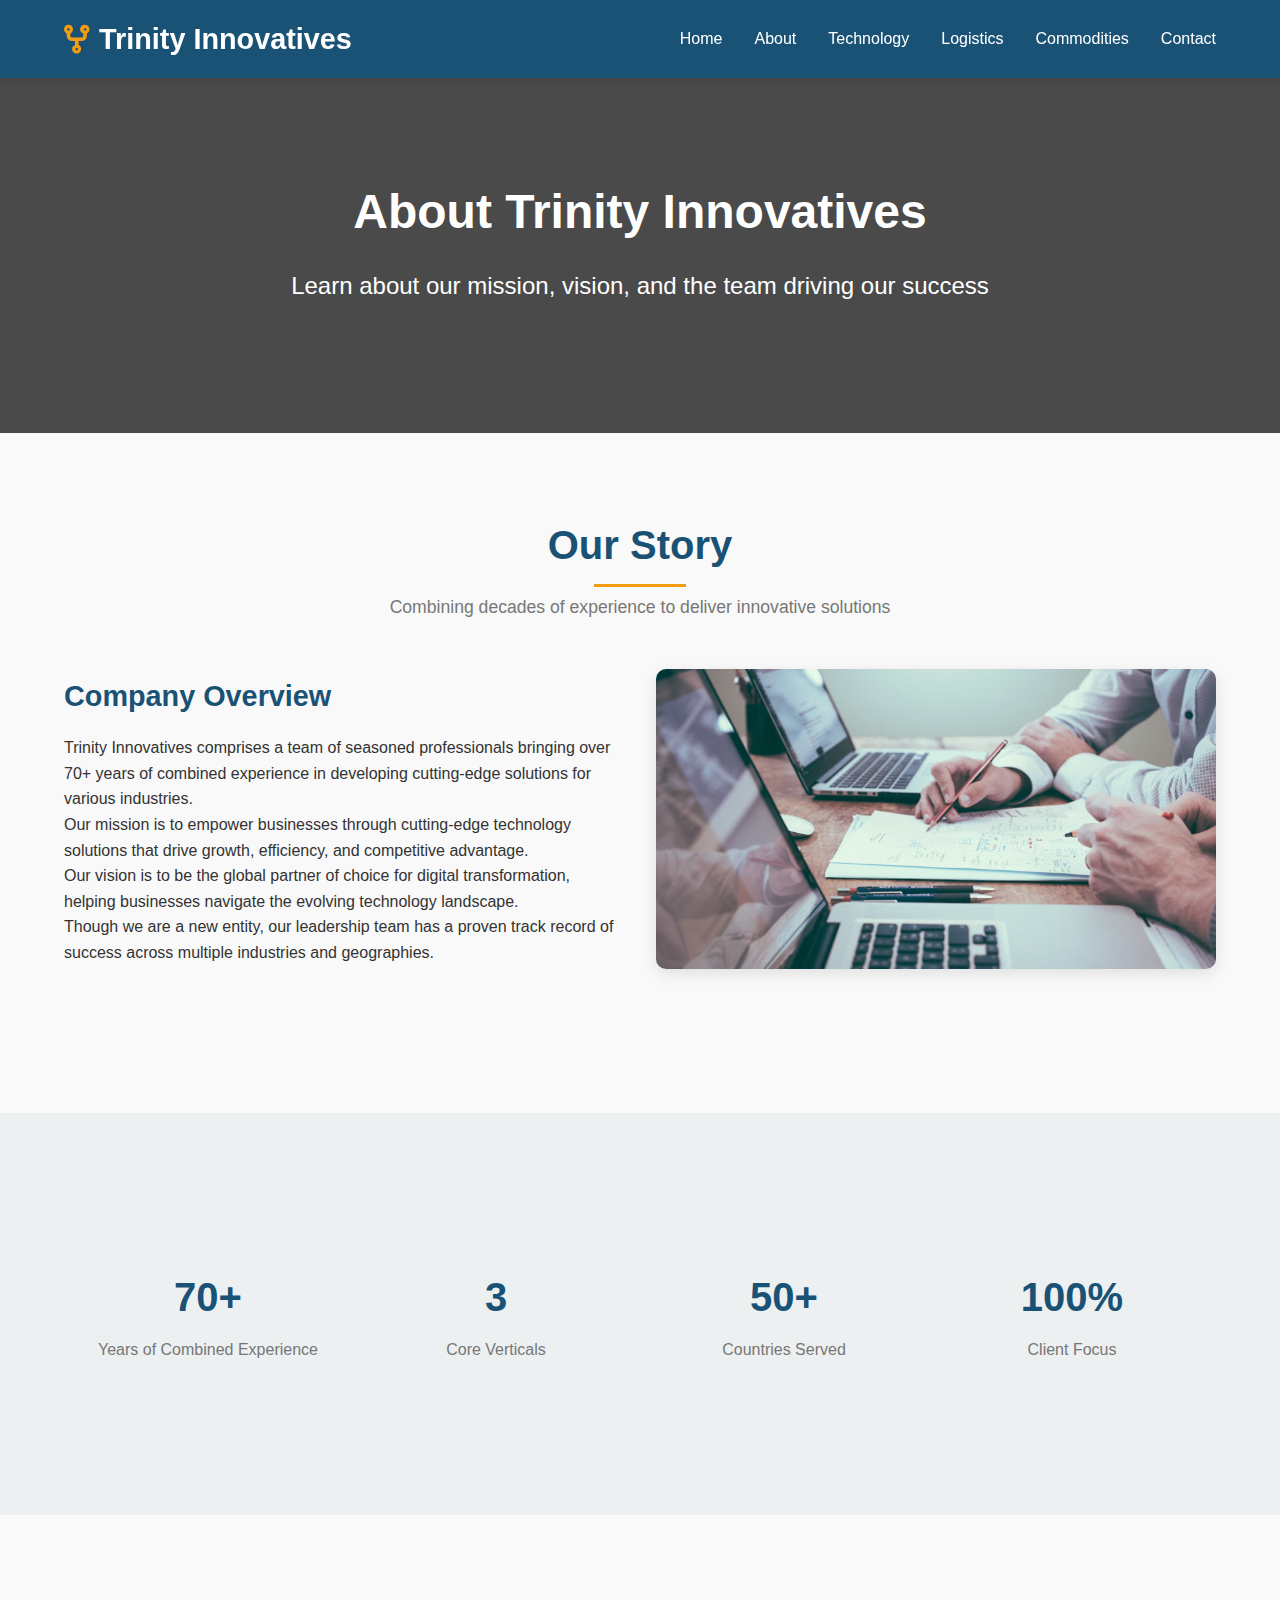
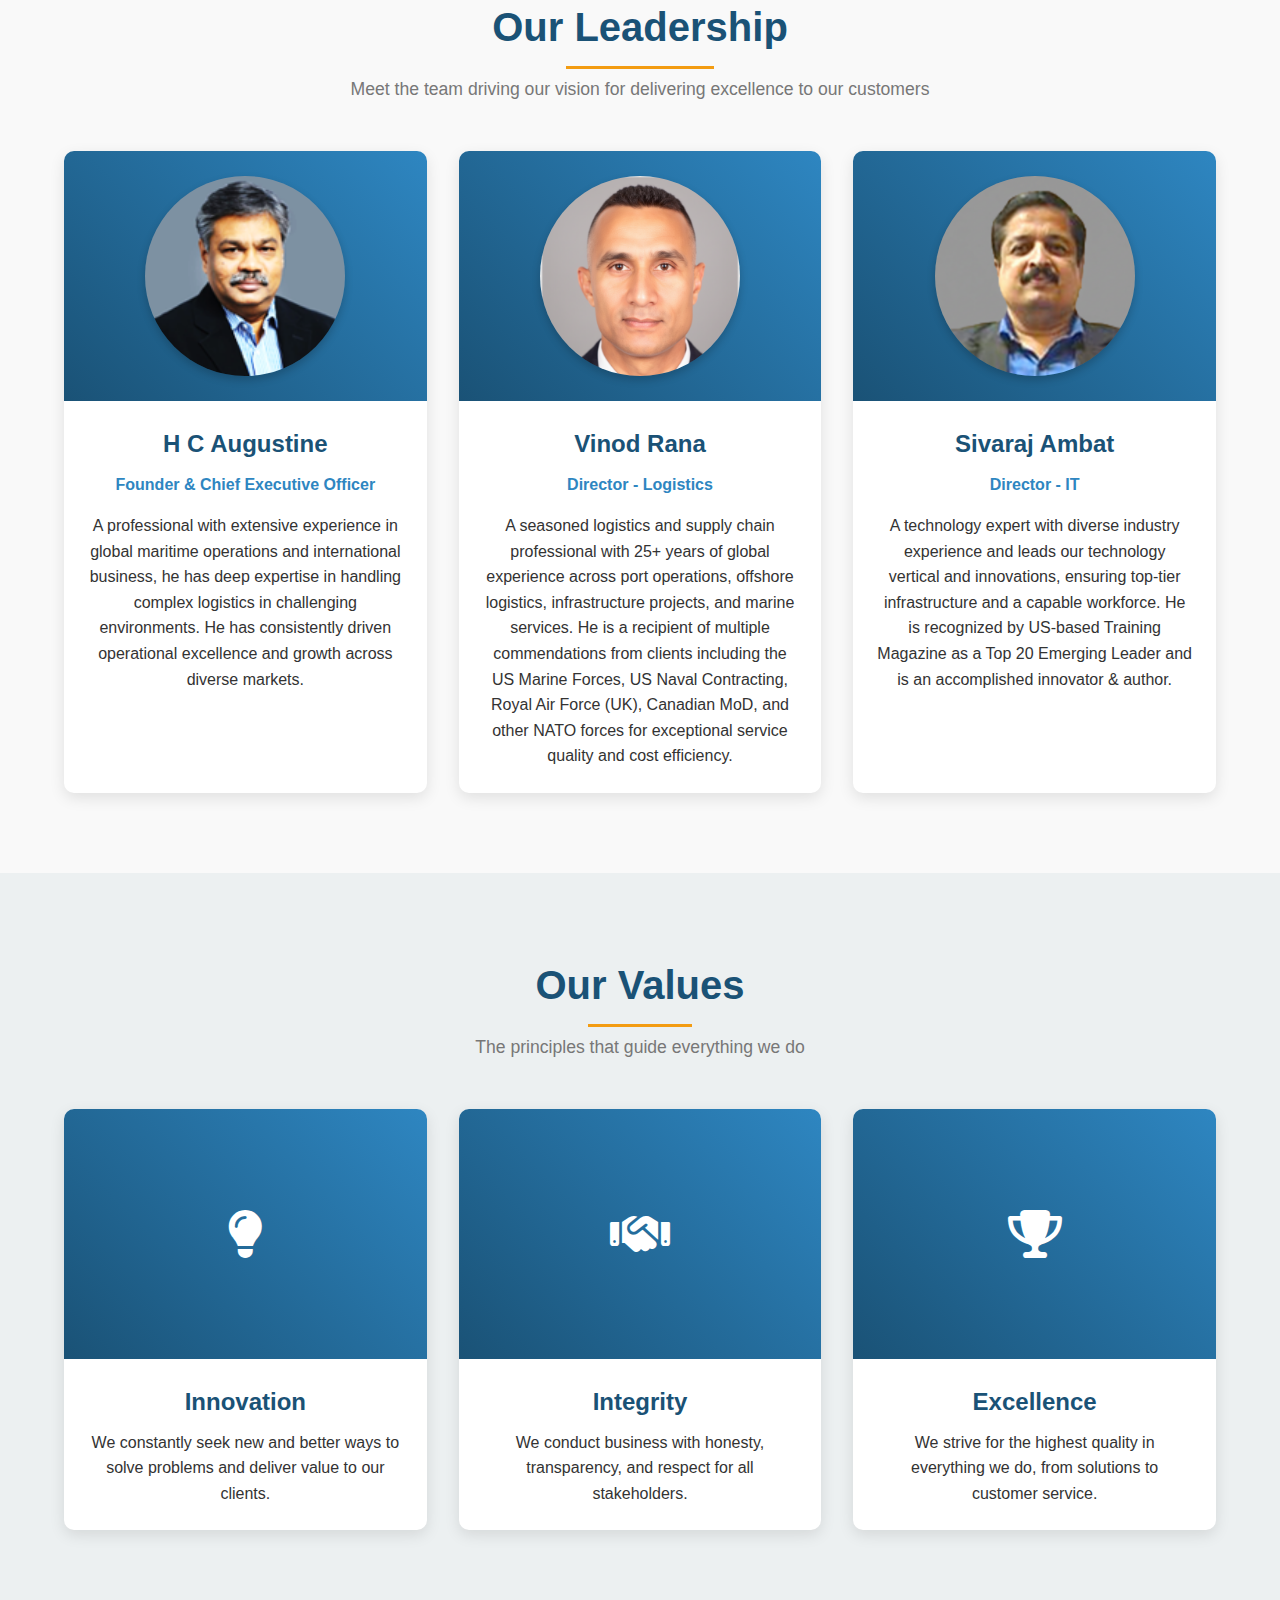
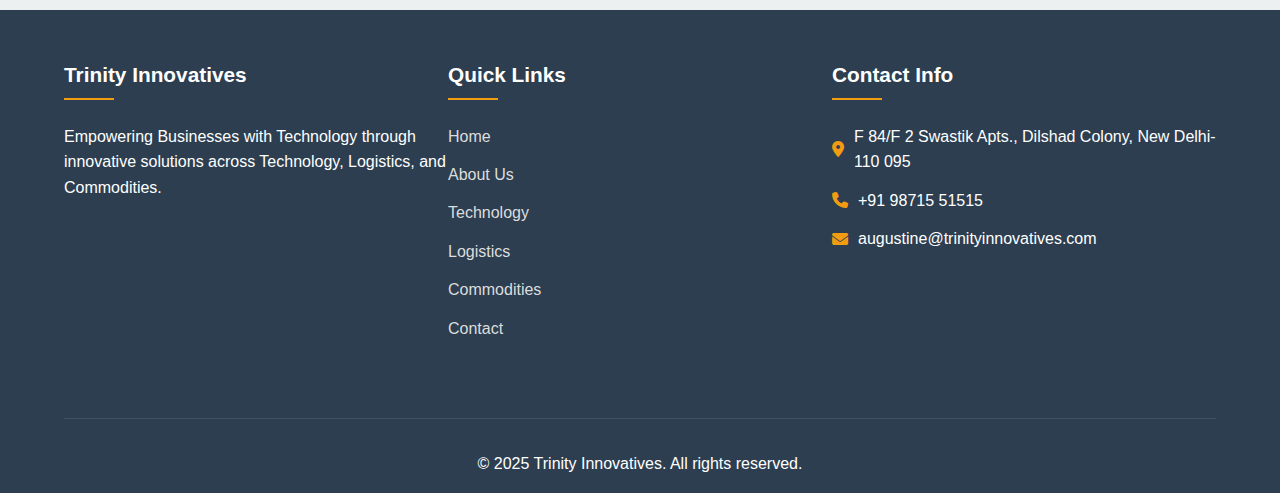
<file: about.html>
<!DOCTYPE html>
<html lang="en">

<head>
    <meta charset="UTF-8">
    <meta name="viewport" content="width=device-width, initial-scale=1.0">
    <title>About Us - Trinity Innovatives</title>
    <link rel="stylesheet" href="https://cdnjs.cloudflare.com/ajax/libs/font-awesome/6.4.0/css/all.min.css">
    <link rel="stylesheet" href="./styles.css">
</head>

<body>
    <!-- Header -->
    <header>
        <div class="container">
            <nav>
                <div class="logo"><i class="fas fa-code-fork"></i>Trinity Innovatives</div>
                <div class="hamburger" id="hamburger">
                    <i class="fas fa-bars"></i>
                </div>
                <ul class="nav-links" id="nav-links">
                    <li><a href="index.html">Home</a></li>
                    <li><a href="about.html" class="active">About</a></li>
                    <li><a href="technology.html">Technology</a></li>
                    <li><a href="logistics.html">Logistics</a></li>
                    <li><a href="commodities.html">Commodities</a></li>
                    <li><a href="contact.html">Contact</a></li>
                </ul>
            </nav>
        </div>
    </header>

    <!-- Hero Section -->
    <section class="hero">
        <div class="container">
            <h1>About Trinity Innovatives</h1>
            <p>Learn about our mission, vision, and the team driving our success</p>
        </div>
    </section>

    <!-- About Section -->
    <section id="about">
        <div class="container">
            <div class="section-title">
                <h2>Our Story</h2>
                <p>Combining decades of experience to deliver innovative solutions</p>
            </div>
            <div class="about-content">
                <div class="about-text">
                    <h3>Company Overview</h3>
                    <p>Trinity Innovatives comprises a team of seasoned professionals bringing over 70+ years of
                        combined experience in developing cutting-edge solutions for various industries.</p>
                    <p>Our mission is to empower businesses through cutting-edge technology solutions that drive growth,
                        efficiency, and competitive advantage.</p>
                    <p>Our vision is to be the global partner of choice for digital transformation, helping businesses
                        navigate the evolving technology landscape.</p>
                    <p>Though we are a new entity, our leadership team has a proven track record of success across
                        multiple industries and geographies.</p>
                </div>
                <div class="about-image">
                    <img src="./photo-1454165804606-c3d57bc86b40.png" alt="About Us">
                </div>
            </div>
        </div>
    </section>

    <!-- Stats Section -->
    <section style="background-color: var(--light-color);">
        <div class="container">
            <div class="stats-container">
                <div class="stat">
                    <div class="stat-number">70+</div>
                    <div class="stat-text">Years of Combined Experience</div>
                </div>
                <div class="stat">
                    <div class="stat-number">3</div>
                    <div class="stat-text">Core Verticals</div>
                </div>
                <div class="stat">
                    <div class="stat-number">50+</div>
                    <div class="stat-text">Countries Served</div>
                </div>
                <div class="stat">
                    <div class="stat-number">100%</div>
                    <div class="stat-text">Client Focus</div>
                </div>
            </div>
        </div>
    </section>

    <!-- Leadership Section -->
    <section id="leadership">
        <div class="container">
            <div class="section-title">
                <h2>Our Leadership</h2>
                <p>Meet the team driving our vision for delivering excellence to our customers</p>
            </div>
            <div class="leadership-grid">
                <!-- Leader 1 -->
                <div class="leader-card">
                    <div class="leader-image">
                        <!-- <i class="fas fa-user"></i> -->
                        <img class="img-leader" src="./Augustine.png" alt="Augustine">
                    </div>
                    <div class="leader-content">
                        <h3>H C Augustine</h3>
                        <span class="position">Founder & Chief Executive Officer</span>
                        <p>A professional with extensive experience in global maritime operations and international
                            business, he has deep expertise in handling complex logistics in challenging environments.
                            He has consistently driven operational excellence and growth across diverse markets.</p>
                    </div>
                </div>

                <!-- Leader 2 -->
                <div class="leader-card">
                    <div class="leader-image">
                        <!-- <i class="fas fa-user"></i> -->
                        <img class="img-leader" src="./Vinod1.png" alt="Vinod Rana">
                    </div>
                    <div class="leader-content">
                        <h3>Vinod Rana</h3>
                        <span class="position">Director - Logistics</span>
                        <p>A seasoned logistics and supply chain professional with 25+ years of global experience across
                            port operations, offshore logistics, infrastructure projects, and marine services. He is a
                            recipient of multiple commendations from clients including the US Marine Forces, US Naval
                            Contracting, Royal Air Force (UK), Canadian MoD, and other NATO forces for exceptional
                            service quality and cost efficiency.</p>
                    </div>
                </div>

                <!-- Leader 3 -->
                <div class="leader-card">
                    <div class="leader-image">
                        <!-- <i class="fas fa-user"></i> -->
                        <img class="img-leader" src="./Sivaraj1.png" alt="Sivaraj">
                    </div>
                    <div class="leader-content">
                        <h3>Sivaraj Ambat</h3>
                        <span class="position">Director - IT</span>
                        <p>A technology expert with diverse industry experience and leads our technology vertical and
                            innovations, ensuring top-tier infrastructure and a capable workforce. He is recognized by
                            US-based Training Magazine as a Top 20 Emerging Leader and is an accomplished innovator &
                            author.</p>
                    </div>
                </div>

                <!-- Leader 4 -->
                <!-- <div class="leader-card">
                    <div class="leader-image">
                        <i class="fas fa-user"></i>
                    </div>
                    <div class="leader-content">
                        <h3>John Doe</h3>
                        <span class="position">Director - HR & Ops</span>
                        <p>An experienced HR and operations professional with expertise in building high-performance
                            teams and optimizing organizational processes. He has a proven track record in talent
                            acquisition, employee development, and implementing efficient operational systems that drive
                            business growth and enhance workplace culture.</p>
                    </div>
                </div> -->
            </div>
        </div>
    </section>

    <!-- Values Section -->
    <section style="background-color: var(--light-color);">
        <div class="container">
            <div class="section-title">
                <h2>Our Values</h2>
                <p>The principles that guide everything we do</p>
            </div>
            <div class="leadership-grid">
                <div class="leader-card">
                    <div class="leader-image" style="font-size: 3rem;">
                        <i class="fas fa-lightbulb"></i>
                    </div>
                    <div class="leader-content">
                        <h3>Innovation</h3>
                        <p>We constantly seek new and better ways to solve problems and deliver value to our clients.
                        </p>
                    </div>
                </div>

                <div class="leader-card">
                    <div class="leader-image" style="font-size: 3rem;">
                        <i class="fas fa-handshake"></i>
                    </div>
                    <div class="leader-content">
                        <h3>Integrity</h3>
                        <p>We conduct business with honesty, transparency, and respect for all stakeholders.</p>
                    </div>
                </div>

                <div class="leader-card">
                    <div class="leader-image" style="font-size: 3rem;">
                        <i class="fas fa-trophy"></i>
                    </div>
                    <div class="leader-content">
                        <h3>Excellence</h3>
                        <p>We strive for the highest quality in everything we do, from solutions to customer service.
                        </p>
                    </div>
                </div>
            </div>
        </div>
    </section>

    <!-- Footer -->
    <footer>
        <div class="container">
            <div class="footer-content">
                <div class="footer-section">
                    <h3>Trinity Innovatives</h3>
                    <p>Empowering Businesses with Technology through innovative solutions across Technology, Logistics,
                        and Commodities.</p>
                </div>
                <div class="footer-section">
                    <h3>Quick Links</h3>
                    <ul>
                        <li><a href="index.html">Home</a></li>
                        <li><a href="about.html">About Us</a></li>
                        <li><a href="technology.html">Technology</a></li>
                        <li><a href="logistics.html">Logistics</a></li>
                        <li><a href="commodities.html">Commodities</a></li>
                        <li><a href="contact.html">Contact</a></li>
                    </ul>
                </div>
                <div class="footer-section">
                    <h3>Contact Info</h3>
                    <div class="contact-info">
                        <i class="fas fa-map-marker-alt"></i>
                        <span>F 84/F 2 Swastik Apts., Dilshad Colony, New Delhi-110 095</span>
                    </div>
                    <div class="contact-info">
                        <i class="fas fa-phone"></i>
                        <span>+91 98715 51515</span>
                    </div>
                    <div class="contact-info">
                        <i class="fas fa-envelope"></i>
                        <span>augustine@trinityinnovatives.com</span>
                    </div>
                </div>
            </div>
            <div class="footer-bottom">
                <p>&copy; 2025 Trinity Innovatives. All rights reserved.</p>
            </div>
        </div>
    </footer>
    <script src="./scripts.js"></script>

</body>

</html>
</file>
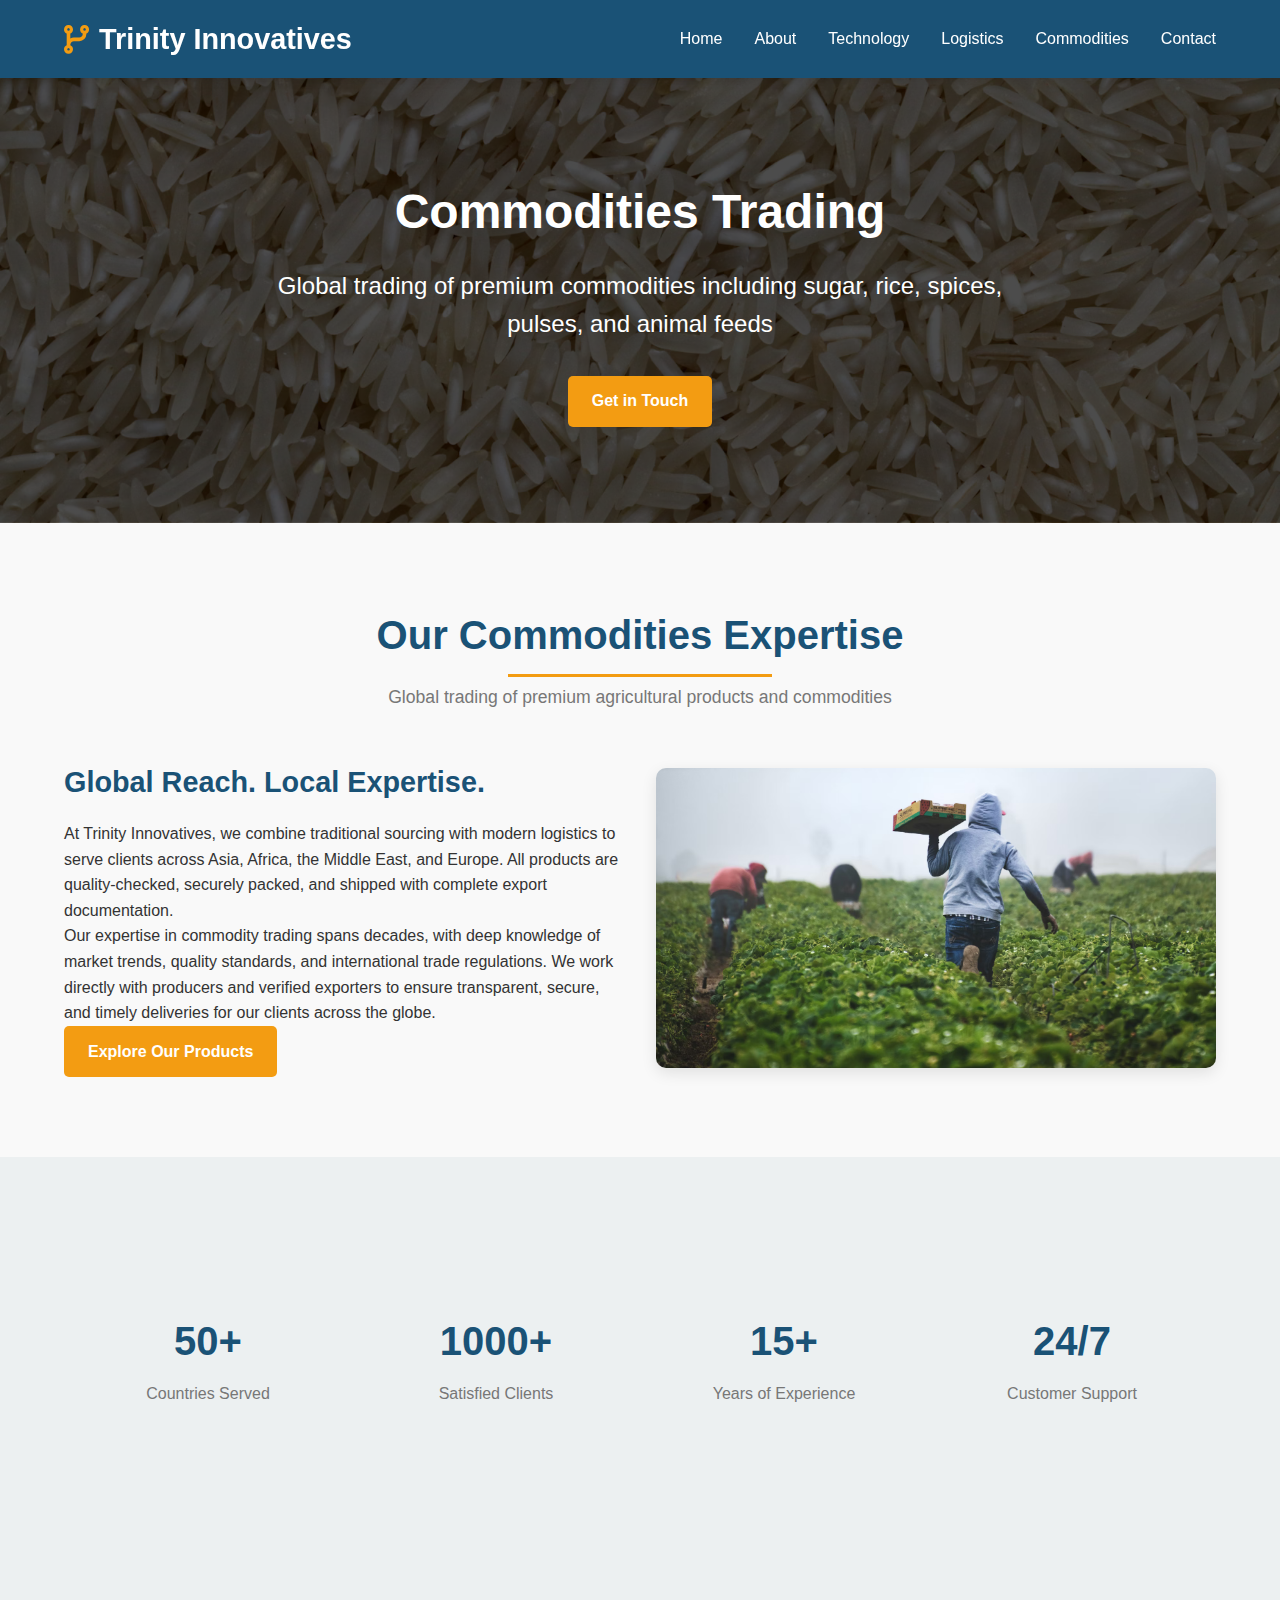
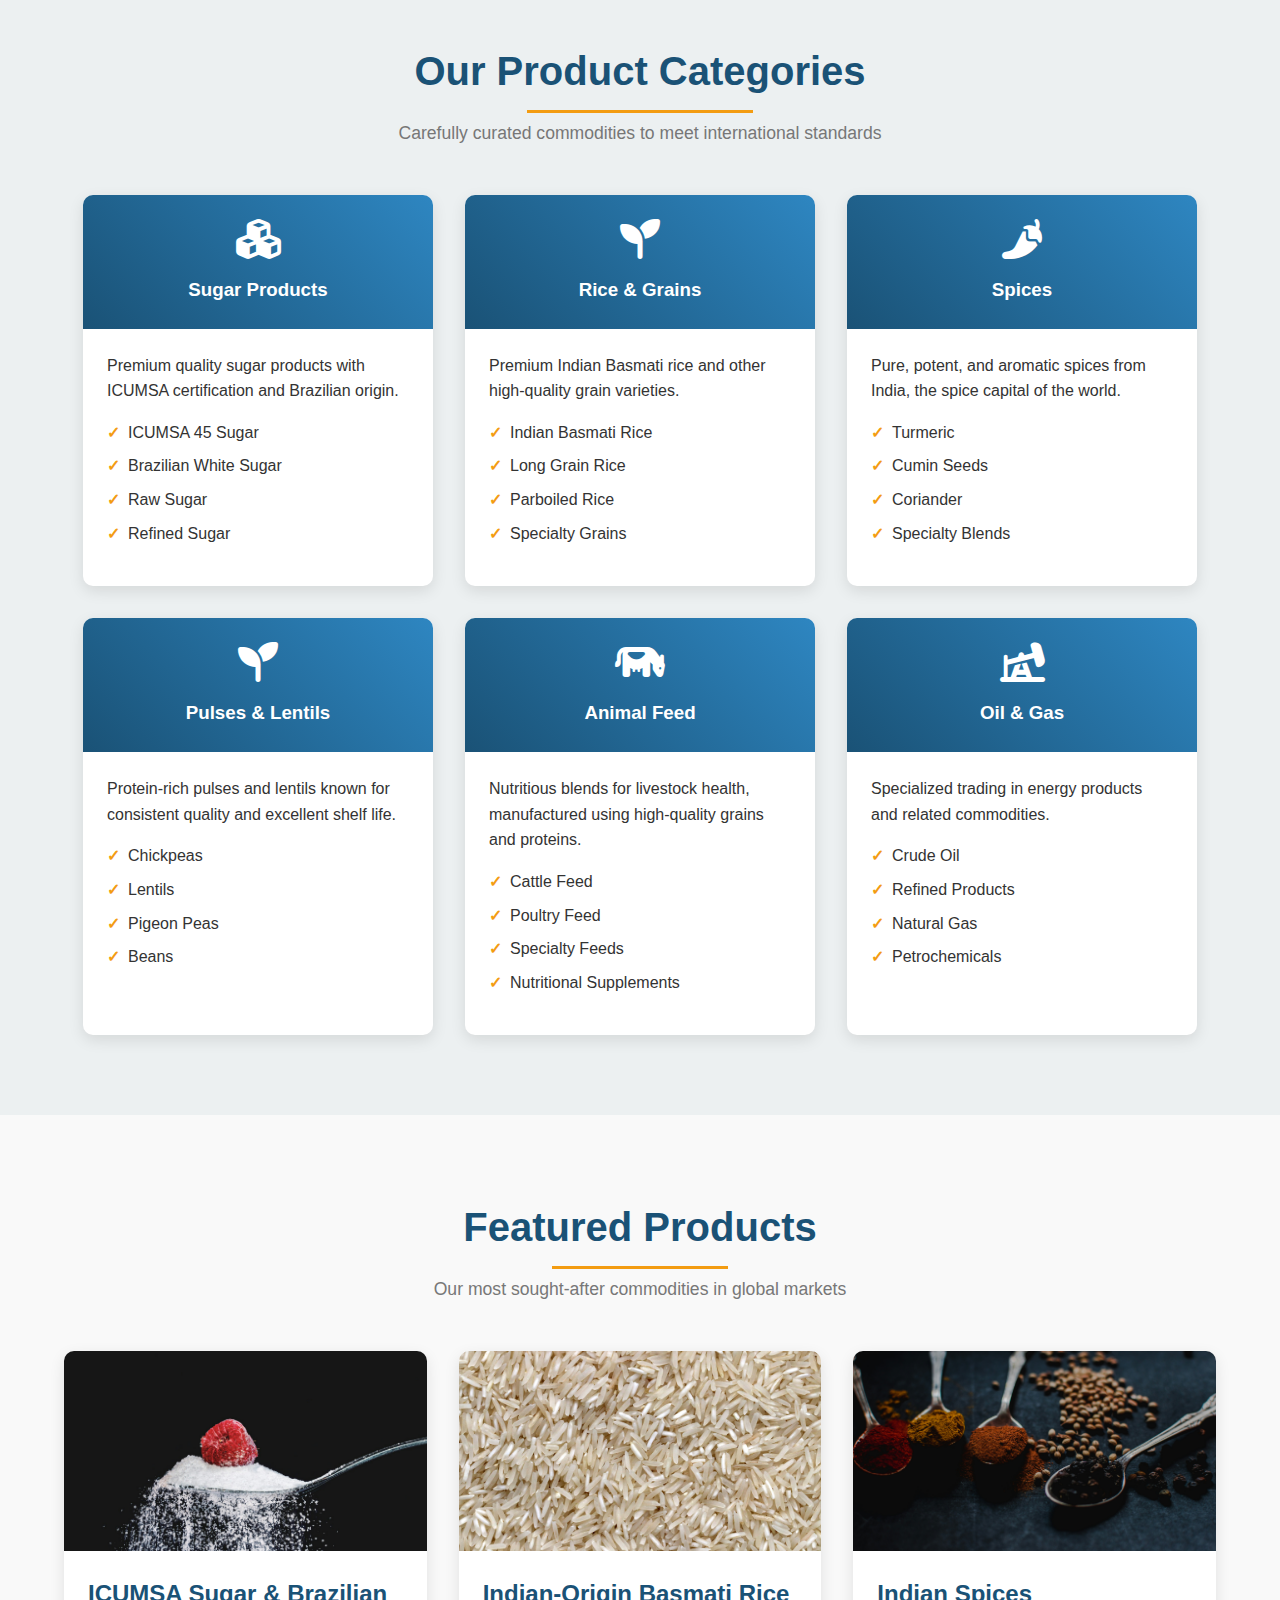
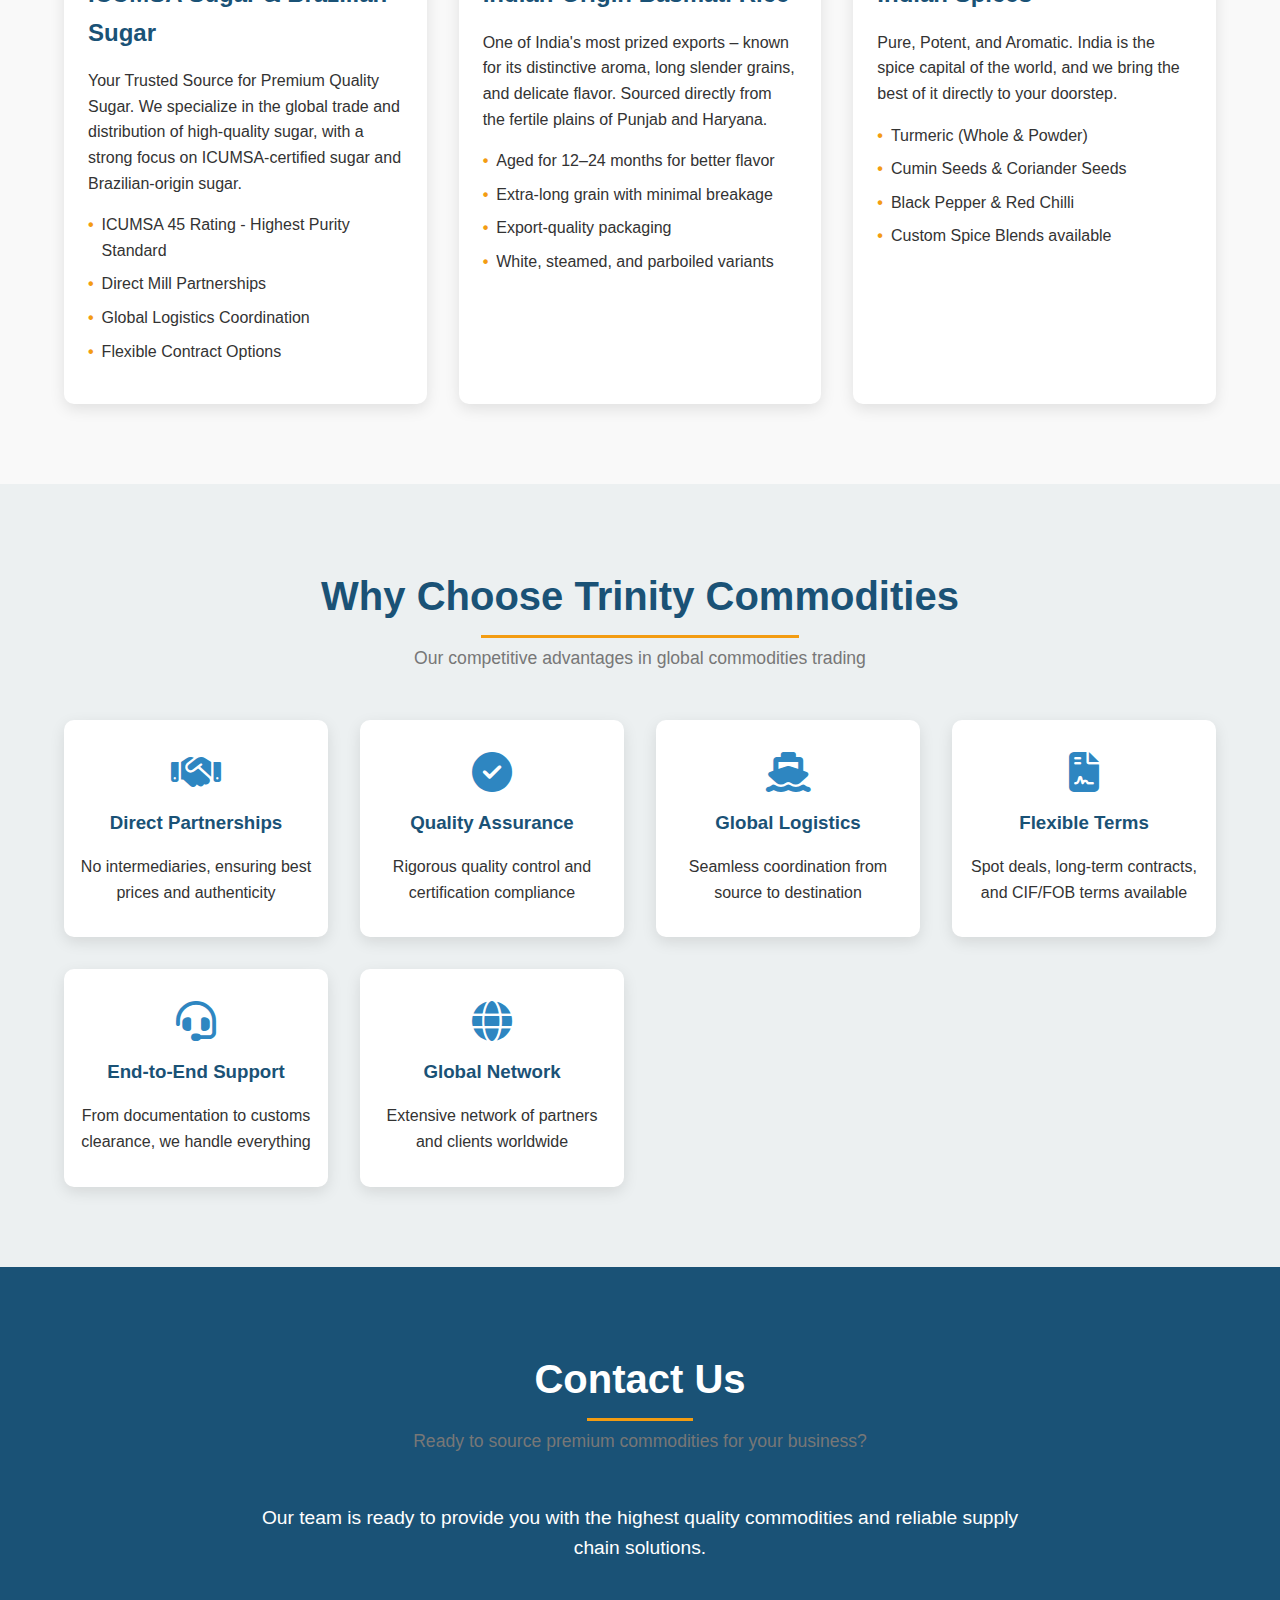
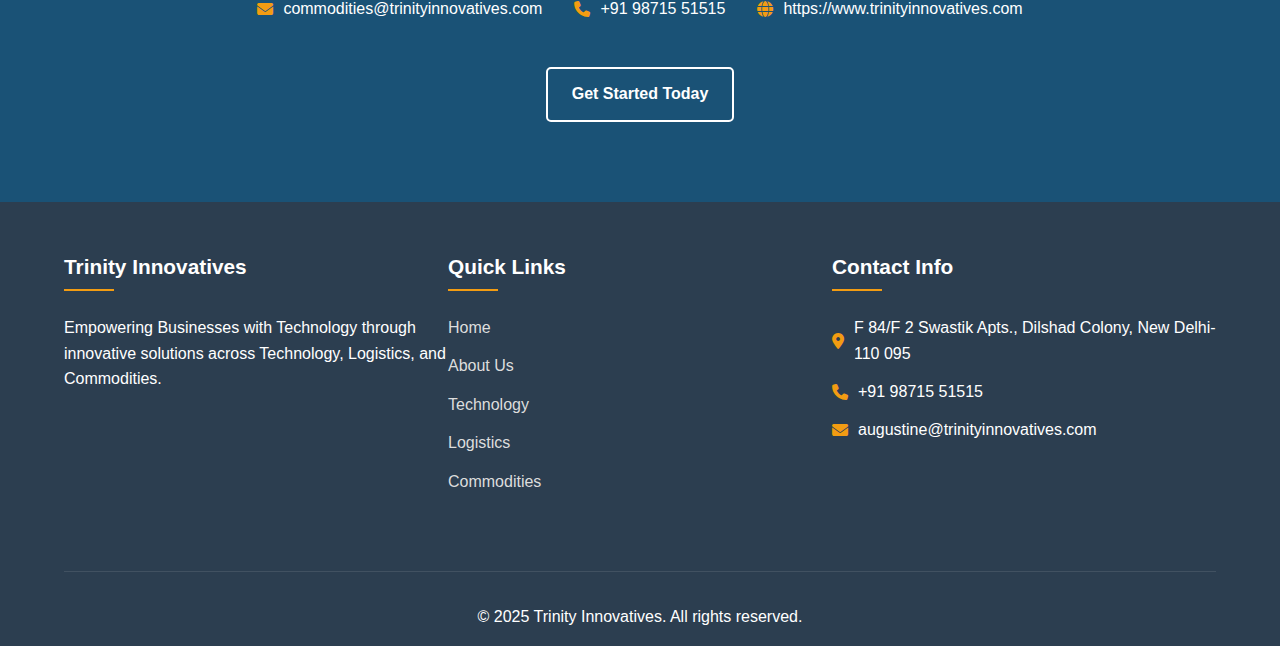
<file: commodities copy.html>
<!DOCTYPE html>
<html lang="en">
<head>
    <meta charset="UTF-8">
    <meta name="viewport" content="width=device-width, initial-scale=1.0">
    <title>Trinity Innovatives - Commodities Trading</title>
    <link rel="stylesheet" href="https://cdnjs.cloudflare.com/ajax/libs/font-awesome/6.4.0/css/all.min.css">
    <style>
        /* Global Styles */
        :root {
            --primary-color: #1a5276;
            --secondary-color: #2e86c1;
            --accent-color: #f39c12;
            --light-color: #ecf0f1;
            --dark-color: #2c3e50;
            --font-main: 'Segoe UI', Tahoma, Geneva, Verdana, sans-serif;
        }
        
        * {
            margin: 0;
            padding: 0;
            box-sizing: border-box;
        }
        
        body {
            font-family: var(--font-main);
            line-height: 1.6;
            color: #333;
            background-color: #f9f9f9;
        }
        
        .container {
            width: 90%;
            max-width: 1200px;
            margin: 0 auto;
        }
        
        /* Header Styles */
        header {
            background-color: var(--primary-color);
            color: white;
            padding: 1rem 0;
            position: sticky;
            top: 0;
            z-index: 100;
            box-shadow: 0 2px 10px rgba(0, 0, 0, 0.1);
        }
        
        nav {
            display: flex;
            justify-content: space-between;
            align-items: center;
        }
        
        .logo {
            font-size: 1.8rem;
            font-weight: bold;
            display: flex;
            align-items: center;
        }
        
        .logo i {
            margin-right: 10px;
            color: var(--accent-color);
        }
        
        .nav-links {
            display: flex;
            list-style: none;
        }
        
        .nav-links li {
            margin-left: 2rem;
        }
        
        .nav-links a {
            color: white;
            text-decoration: none;
            transition: color 0.3s;
            font-weight: 500;
        }
        
        .nav-links a:hover {
            color: var(--accent-color);
        }
        
        /* Hero Section */
        .hero {
            background: linear-gradient(rgba(0, 0, 0, 0.7), rgba(0, 0, 0, 0.7)), url('./photo-1586201375761-83865001e31c.png');
            background-size: cover;
            background-position: center;
            color: white;
            text-align: center;
            padding: 6rem 1rem;
        }
        
        .hero h1 {
            font-size: 3rem;
            margin-bottom: 1rem;
        }
        
        .hero p {
            font-size: 1.5rem;
            margin-bottom: 2rem;
            max-width: 800px;
            margin-left: auto;
            margin-right: auto;
        }
        
        .btn {
            display: inline-block;
            background-color: var(--accent-color);
            color: white;
            padding: 0.8rem 1.5rem;
            text-decoration: none;
            border-radius: 5px;
            transition: all 0.3s;
            font-weight: 600;
            border: none;
            cursor: pointer;
        }
        
        .btn:hover {
            background-color: #e67e22;
            transform: translateY(-3px);
            box-shadow: 0 5px 15px rgba(0, 0, 0, 0.2);
        }
        
        .btn-outline {
            background-color: transparent;
            border: 2px solid white;
        }
        
        .btn-outline:hover {
            background-color: white;
            color: var(--primary-color);
        }
        
        /* Sections */
        section {
            padding: 5rem 0;
        }
        
        .section-title {
            text-align: center;
            margin-bottom: 3rem;
        }
        
        .section-title h2 {
            font-size: 2.5rem;
            color: var(--primary-color);
            margin-bottom: 1rem;
            position: relative;
            display: inline-block;
        }
        
        .section-title h2:after {
            content: '';
            position: absolute;
            width: 50%;
            height: 3px;
            background-color: var(--accent-color);
            bottom: -10px;
            left: 25%;
        }
        
        .section-title p {
            color: #777;
            max-width: 700px;
            margin: 0 auto;
            font-size: 1.1rem;
        }
        
        /* About Commodities Section */
        .about-content {
            display: flex;
            flex-wrap: wrap;
            justify-content: space-between;
            align-items: center;
        }
        
        .about-text {
            flex: 1;
            min-width: 300px;
            padding-right: 2rem;
        }
        
        .about-text h3 {
            color: var(--primary-color);
            margin-bottom: 1rem;
            font-size: 1.8rem;
        }
        
        .about-image {
            flex: 1;
            min-width: 300px;
            height: 300px;
            border-radius: 10px;
            overflow: hidden;
            box-shadow: 0 5px 15px rgba(0, 0, 0, 0.1);
        }
        
        .about-image img {
            width: 100%;
            height: 100%;
            object-fit: cover;
        }
        
        /* Categories Section */
        .categories-container {
            display: flex;
            flex-wrap: wrap;
            gap: 2rem;
            justify-content: center;
        }
        
        .category-card {
            background: white;
            border-radius: 10px;
            overflow: hidden;
            box-shadow: 0 5px 15px rgba(0, 0, 0, 0.1);
            flex: 1;
            min-width: 300px;
            max-width: 350px;
            transition: transform 0.3s;
        }
        
        .category-card:hover {
            transform: translateY(-10px);
        }
        
        .category-header {
            background: linear-gradient(45deg, var(--primary-color), var(--secondary-color));
            color: white;
            padding: 1.5rem;
            text-align: center;
        }
        
        .category-header i {
            font-size: 2.5rem;
            margin-bottom: 1rem;
        }
        
        .category-body {
            padding: 1.5rem;
        }
        
        .category-body h3 {
            color: var(--primary-color);
            margin-bottom: 1rem;
            font-size: 1.5rem;
        }
        
        .category-body ul {
            list-style-type: none;
            margin: 1rem 0;
        }
        
        .category-body ul li {
            margin-bottom: 0.5rem;
            display: flex;
            align-items: flex-start;
        }
        
        .category-body ul li:before {
            content: '✓';
            color: var(--accent-color);
            font-weight: bold;
            margin-right: 0.5rem;
        }
        
        /* Products Section */
        .products-grid {
            display: grid;
            grid-template-columns: repeat(auto-fit, minmax(300px, 1fr));
            gap: 2rem;
        }
        
        .product-card {
            background-color: white;
            border-radius: 10px;
            overflow: hidden;
            box-shadow: 0 5px 15px rgba(0, 0, 0, 0.1);
            transition: transform 0.3s;
        }
        
        .product-card:hover {
            transform: translateY(-10px);
        }
        
        .product-image {
            height: 200px;
            overflow: hidden;
        }
        
        .product-image img {
            width: 100%;
            height: 100%;
            object-fit: cover;
            transition: transform 0.3s;
        }
        
        .product-card:hover .product-image img {
            transform: scale(1.05);
        }
        
        .product-content {
            padding: 1.5rem;
        }
        
        .product-content h3 {
            color: var(--primary-color);
            margin-bottom: 1rem;
            font-size: 1.5rem;
        }
        
        .product-features {
            margin: 1rem 0;
        }
        
        .product-features li {
            margin-bottom: 0.5rem;
            display: flex;
            align-items: flex-start;
        }
        
        .product-features li:before {
            content: '•';
            color: var(--accent-color);
            font-weight: bold;
            margin-right: 0.5rem;
        }
        
        /* Why Choose Us Section */
        .features-grid {
            display: grid;
            grid-template-columns: repeat(auto-fit, minmax(250px, 1fr));
            gap: 2rem;
        }
        
        .feature {
            text-align: center;
            padding: 2rem 1rem;
            background-color: white;
            border-radius: 10px;
            box-shadow: 0 5px 15px rgba(0, 0, 0, 0.1);
            transition: transform 0.3s;
        }
        
        .feature:hover {
            transform: translateY(-5px);
        }
        
        .feature i {
            font-size: 2.5rem;
            color: var(--secondary-color);
            margin-bottom: 1rem;
        }
        
        .feature h3 {
            color: var(--primary-color);
            margin-bottom: 1rem;
        }
        
        /* Stats Section */
        .stats-container {
            display: flex;
            flex-wrap: wrap;
            justify-content: space-around;
            text-align: center;
            margin: 3rem 0;
        }
        
        .stat {
            flex: 1;
            min-width: 200px;
            padding: 1.5rem;
        }
        
        .stat-number {
            font-size: 2.5rem;
            font-weight: bold;
            color: var(--primary-color);
            margin-bottom: 0.5rem;
        }
        
        .stat-text {
            color: #777;
            font-weight: 500;
        }
        
        /* Footer */
        footer {
            background-color: var(--dark-color);
            color: white;
            padding: 3rem 0 1rem;
        }
        
        .footer-content {
            display: flex;
            flex-wrap: wrap;
            justify-content: space-between;
            margin-bottom: 2rem;
        }
        
        .footer-section {
            flex: 1;
            min-width: 300px;
            margin-bottom: 2rem;
        }
        
        .footer-section h3 {
            margin-bottom: 1.5rem;
            font-size: 1.3rem;
            position: relative;
            padding-bottom: 0.5rem;
        }
        
        .footer-section h3:after {
            content: '';
            position: absolute;
            width: 50px;
            height: 2px;
            background-color: var(--accent-color);
            bottom: 0;
            left: 0;
        }
        
        .footer-section ul {
            list-style: none;
        }
        
        .footer-section ul li {
            margin-bottom: 0.8rem;
        }
        
        .footer-section ul li a {
            color: #ddd;
            text-decoration: none;
            transition: color 0.3s;
        }
        
        .footer-section ul li a:hover {
            color: var(--accent-color);
        }
        
        .contact-info {
            display: flex;
            align-items: center;
            margin-bottom: 0.8rem;
        }
        
        .contact-info i {
            margin-right: 10px;
            color: var(--accent-color);
        }
        
        .footer-bottom {
            text-align: center;
            padding-top: 2rem;
            border-top: 1px solid rgba(255, 255, 255, 0.1);
        }
        
        /* Responsive Design */
        @media (max-width: 768px) {
            .nav-links {
                display: none;
            }
            
            .hero h1 {
                font-size: 2.5rem;
            }
            
            .hero p {
                font-size: 1.2rem;
            }
            
            .about-content, .footer-content {
                flex-direction: column;
            }
            
            .about-text {
                padding-right: 0;
                margin-bottom: 2rem;
            }
            
            .section-title h2 {
                font-size: 2rem;
            }
            
            .stats-container {
                flex-direction: column;
                gap: 1.5rem;
            }
        }
    </style>
</head>
<body>
    <!-- Header -->
    <header>
        <div class="container">
            <nav>
                <div class="logo"><i class="fas fa-code-branch"></i>Trinity Innovatives</div>
                <ul class="nav-links">
                    <li><a href="index.html">Home</a></li>
                    <li><a href="about.html">About</a></li>
                    <li><a href="technology.html">Technology</a></li>
                    <li><a href="logistics.html">Logistics</a></li>
                    <li><a href="commodities.html" class="active">Commodities</a></li>
                    <li><a href="contact.html">Contact</a></li>
                </ul>
            </nav>
        </div>
    </header>

    <!-- Hero Section -->
    <section class="hero">
        <div class="container">
            <h1>Commodities Trading</h1>
            <p>Global trading of premium commodities including sugar, rice, spices, pulses, and animal feeds</p>
            <a href="#contact" class="btn">Get in Touch</a>
        </div>
    </section>

    <!-- About Commodities Section -->
    <section id="about-commodities">
        <div class="container">
            <div class="section-title">
                <h2>Our Commodities Expertise</h2>
                <p>Global trading of premium agricultural products and commodities</p>
            </div>
            <div class="about-content">
                <div class="about-text">
                    <h3>Global Reach. Local Expertise.</h3>
                    <p>At Trinity Innovatives, we combine traditional sourcing with modern logistics to serve clients across Asia, Africa, the Middle East, and Europe. All products are quality-checked, securely packed, and shipped with complete export documentation.</p>
                    <p>Our expertise in commodity trading spans decades, with deep knowledge of market trends, quality standards, and international trade regulations. We work directly with producers and verified exporters to ensure transparent, secure, and timely deliveries for our clients across the globe.</p>
                    <a href="#categories" class="btn">Explore Our Products</a>
                </div>
                <div class="about-image">
                    <img src="./photo-1605000797499-95a51c5269ae.png" alt="Commodities Trading">
                </div>
            </div>
        </div>
    </section>

    <!-- Stats Section -->
    <section style="background-color: var(--light-color);">
        <div class="container">
            <div class="stats-container">
                <div class="stat">
                    <div class="stat-number">50+</div>
                    <div class="stat-text">Countries Served</div>
                </div>
                <div class="stat">
                    <div class="stat-number">1000+</div>
                    <div class="stat-text">Satisfied Clients</div>
                </div>
                <div class="stat">
                    <div class="stat-number">15+</div>
                    <div class="stat-text">Years of Experience</div>
                </div>
                <div class="stat">
                    <div class="stat-number">24/7</div>
                    <div class="stat-text">Customer Support</div>
                </div>
            </div>
        </div>
    </section>

    <!-- Categories Section -->
    <section id="categories" style="background-color: var(--light-color);">
        <div class="container">
            <div class="section-title">
                <h2>Our Product Categories</h2>
                <p>Carefully curated commodities to meet international standards</p>
            </div>
            <div class="categories-container">
                <div class="category-card">
                    <div class="category-header">
                        <i class="fas fa-cubes"></i>
                        <h3>Sugar Products</h3>
                    </div>
                    <div class="category-body">
                        <p>Premium quality sugar products with ICUMSA certification and Brazilian origin.</p>
                        <ul>
                            <li>ICUMSA 45 Sugar</li>
                            <li>Brazilian White Sugar</li>
                            <li>Raw Sugar</li>
                            <li>Refined Sugar</li>
                        </ul>
                    </div>
                </div>
                
                <div class="category-card">
                    <div class="category-header">
                                                <i class="fas fa-seedling"></i>  
                        <h3>Rice & Grains</h3>
                    </div>
                    <div class="category-body">
                        <p>Premium Indian Basmati rice and other high-quality grain varieties.</p>                    
                        <ul>
                            <li>Indian Basmati Rice</li>
                            <li>Long Grain Rice</li>
                            <li>Parboiled Rice</li>
                            <li>Specialty Grains</li>
                        </ul>
                    </div>
                </div>
                
                <div class="category-card">
                    <div class="category-header">
                        <i class="fas fa-pepper-hot"></i>
                        <h3>Spices</h3>
                    </div>
                    <div class="category-body">
                        <p>Pure, potent, and aromatic spices from India, the spice capital of the world.</p>
                        <ul>
                            <li>Turmeric</li>
                            <li>Cumin Seeds</li>
                            <li>Coriander</li>
                            <li>Specialty Blends</li>
                        </ul>
                    </div>
                </div>
                
                <div class="category-card">
                    <div class="category-header">
                        <i class="fas fa-seedling"></i>
                        <h3>Pulses & Lentils</h3>
                    </div>
                    <div class="category-body">
                        <p>Protein-rich pulses and lentils known for consistent quality and excellent shelf life.</p>
                        <ul>
                            <li>Chickpeas</li>
                            <li>Lentils</li>
                            <li>Pigeon Peas</li>
                            <li>Beans</li>
                        </ul>
                    </div>
                </div>
                
                <div class="category-card">
                    <div class="category-header">
                        <i class="fas fa-cow"></i>
                        <h3>Animal Feed</h3>
                    </div>
                    <div class="category-body">
                        <p>Nutritious blends for livestock health, manufactured using high-quality grains and proteins.</p>
                        <ul>
                            <li>Cattle Feed</li>
                            <li>Poultry Feed</li>
                            <li>Specialty Feeds</li>
                            <li>Nutritional Supplements</li>
                        </ul>
                    </div>
                </div>
                
                <div class="category-card">
                    <div class="category-header">
                        <i class="fas fa-oil-well"></i>
                        <h3>Oil & Gas</h3>
                    </div>
                    <div class="category-body">
                        <p>Specialized trading in energy products and related commodities.</p>
                        <ul>
                            <li>Crude Oil</li>
                            <li>Refined Products</li>
                            <li>Natural Gas</li>
                            <li>Petrochemicals</li>
                        </ul>
                    </div>
                </div>
            </div>
        </div>
    </section>

    <!-- Featured Products Section -->
    <section id="featured-products">
        <div class="container">
            <div class="section-title">
                <h2>Featured Products</h2>
                <p>Our most sought-after commodities in global markets</p>
            </div>
            
            <div class="products-grid">
                <!-- Sugar Product -->
                <div class="product-card">
                    <div class="product-image">
                        <img src="./sugar.jpg" alt="ICUMSA Sugar">
                    </div>
                    <div class="product-content">
                        <h3>ICUMSA Sugar & Brazilian Sugar</h3>
                        <p>Your Trusted Source for Premium Quality Sugar. We specialize in the global trade and distribution of high-quality sugar, with a strong focus on ICUMSA-certified sugar and Brazilian-origin sugar.</p>
                        <ul class="product-features">
                            <li>ICUMSA 45 Rating - Highest Purity Standard</li>
                            <li>Direct Mill Partnerships</li>
                            <li>Global Logistics Coordination</li>
                            <li>Flexible Contract Options</li>
                        </ul>
                    </div>
                </div>
                
                <!-- Basmati Rice Product -->
                <div class="product-card">
                    <div class="product-image">
                        <img src="./photo-1586201375761-83865001e31c.png" alt="Basmati Rice">
                    </div>
                    <div class="product-content">
                        <h3>Indian-Origin Basmati Rice</h3>
                        <p>One of India's most prized exports – known for its distinctive aroma, long slender grains, and delicate flavor. Sourced directly from the fertile plains of Punjab and Haryana.</p>
                        <ul class="product-features">
                            <li>Aged for 12–24 months for better flavor</li>
                            <li>Extra-long grain with minimal breakage</li>
                            <li>Export-quality packaging</li>
                            <li>White, steamed, and parboiled variants</li>
                        </ul>
                    </div>
                </div>
                
                <!-- Spices Product -->
                <div class="product-card">
                    <div class="product-image">
                        <img src="./spices.jpg" alt="Spices">
                    </div>
                    <div class="product-content">
                        <h3>Indian Spices</h3>
                        <p>Pure, Potent, and Aromatic. India is the spice capital of the world, and we bring the best of it directly to your doorstep.</p>
                        <ul class="product-features">
                            <li>Turmeric (Whole & Powder)</li>
                            <li>Cumin Seeds & Coriander Seeds</li>
                            <li>Black Pepper & Red Chilli</li>
                            <li>Custom Spice Blends available</li>
                        </ul>
                    </div>
                </div>
            </div>
        </div>
    </section>

    <!-- Why Choose Us Section -->
    <section id="why-choose" style="background-color: var(--light-color);">
        <div class="container">
            <div class="section-title">
                <h2>Why Choose Trinity Commodities</h2>
                <p>Our competitive advantages in global commodities trading</p>
            </div>
            <div class="features-grid">
                <div class="feature">
                    <i class="fas fa-handshake"></i>
                    <h3>Direct Partnerships</h3>
                    <p>No intermediaries, ensuring best prices and authenticity</p>
                </div>
                <div class="feature">
                    <i class="fas fa-check-circle"></i>
                    <h3>Quality Assurance</h3>
                    <p>Rigorous quality control and certification compliance</p>
                </div>
                <div class="feature">
                    <i class="fas fa-ship"></i>
                    <h3>Global Logistics</h3>
                    <p>Seamless coordination from source to destination</p>
                </div>
                <div class="feature">
                    <i class="fas fa-file-contract"></i>
                    <h3>Flexible Terms</h3>
                    <p>Spot deals, long-term contracts, and CIF/FOB terms available</p>
                </div>
                <div class="feature">
                    <i class="fas fa-headset"></i>
                    <h3>End-to-End Support</h3>
                    <p>From documentation to customs clearance, we handle everything</p>
                </div>
                <div class="feature">
                    <i class="fas fa-globe"></i>
                    <h3>Global Network</h3>
                    <p>Extensive network of partners and clients worldwide</p>
                </div>
            </div>
        </div>
    </section>

    <!-- Contact Section -->
    <section id="contact" style="background-color: var(--primary-color); color: white;">
        <div class="container">
            <div class="section-title">
                <h2 style="color: white;">Contact Us</h2>
                <p>Ready to source premium commodities for your business?</p>
            </div>
            <div style="text-align: center; max-width: 800px; margin: 0 auto;">
                <p style="margin-bottom: 2rem; font-size: 1.2rem;">Our team is ready to provide you with the highest quality commodities and reliable supply chain solutions.</p>
                <div style="display: flex; flex-wrap: wrap; justify-content: center; gap: 2rem; margin-bottom: 2rem;">
                    <div class="contact-info">
                        <i class="fas fa-envelope"></i>
                        <span>commodities@trinityinnovatives.com</span>
                    </div>
                    <div class="contact-info">
                        <i class="fas fa-phone"></i>
                        <span>+91 98715 51515</span>
                    </div>
                    <div class="contact-info">
                        <i class="fas fa-globe"></i>
                        <span>https://www.trinityinnovatives.com</span>
                    </div>
                </div>
                <a href="contact.html" class="btn btn-outline">Get Started Today</a>
            </div>
        </div>
    </section>

    <!-- Footer -->
    <footer>
        <div class="container">
            <div class="footer-content">
                <div class="footer-section">
                    <h3>Trinity Innovatives</h3>
                    <p>Empowering Businesses with Technology through innovative solutions across Technology, Logistics, and Commodities.</p>
                </div>
                <div class="footer-section">
                    <h3>Quick Links</h3>
                    <ul>
                        <li><a href="index.html">Home</a></li>
                        <li><a href="about.html">About Us</a></li>
                        <li><a href="technology.html">Technology</a></li>
                        <li><a href="logistics.html">Logistics</a></li>
                        <li><a href="commodities.html">Commodities</a></li>
                    </ul>
                </div>
                <div class="footer-section">
                    <h3>Contact Info</h3>
                    <div class="contact-info">
                        <i class="fas fa-map-marker-alt"></i>
                        <span>F 84/F 2 Swastik Apts., Dilshad Colony, New Delhi-110 095</span>
                    </div>
                    <div class="contact-info">
                        <i class="fas fa-phone"></i>
                        <span>+91 98715 51515</span>
                    </div>
                    <div class="contact-info">
                        <i class="fas fa-envelope"></i>
                        <span>augustine@trinityinnovatives.com</span>
                    </div>
                </div>
            </div>
            <div class="footer-bottom">
                <p>&copy; 2025 Trinity Innovatives. All rights reserved.</p>
            </div>
        </div>
    </footer>

    <script>
        // Simple form submission handling
        document.addEventListener('DOMContentLoaded', function() {
            // Smooth scrolling for navigation links
            document.querySelectorAll('a[href^="#"]').forEach(anchor => {
                anchor.addEventListener('click', function (e) {
                    e.preventDefault();
                    
                    const targetId = this.getAttribute('href');
                    if (targetId === '#') return;
                    
                    const targetElement = document.querySelector(targetId);
                    if (targetElement) {
                        window.scrollTo({
                            top: targetElement.offsetTop - 80,
                            behavior: 'smooth'
                        });
                    }
                });
            });
            
            // Animation on scroll
            const observerOptions = {
                root: null,
                rootMargin: '0px',
                threshold: 0.1
            };
            
            const observer = new IntersectionObserver((entries) => {
                entries.forEach(entry => {
                    if (entry.isIntersecting) {
                        entry.target.classList.add('animate');
                    }
                });
            }, observerOptions);
            
            document.querySelectorAll('.category-card, .product-card, .feature').forEach(el => {
                observer.observe(el);
            });
        });
    </script>
</body>
</html>
</file>
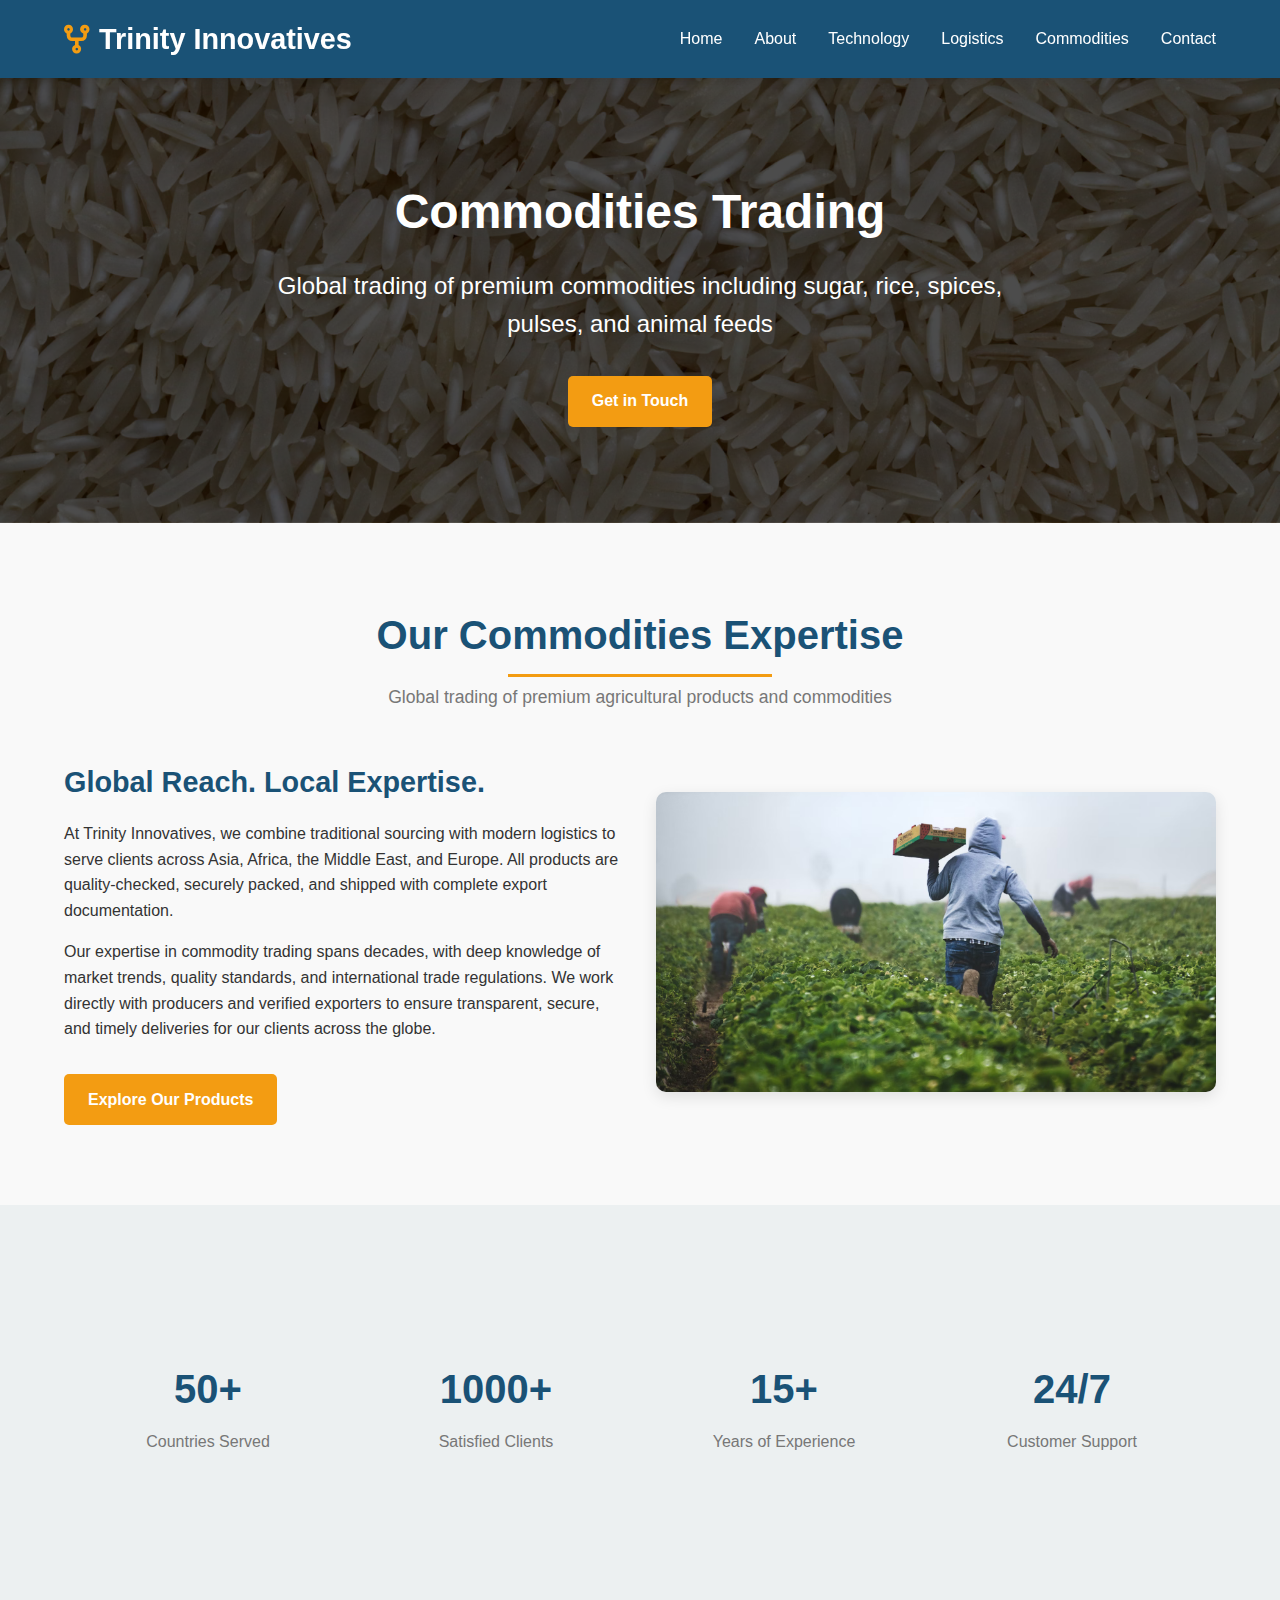
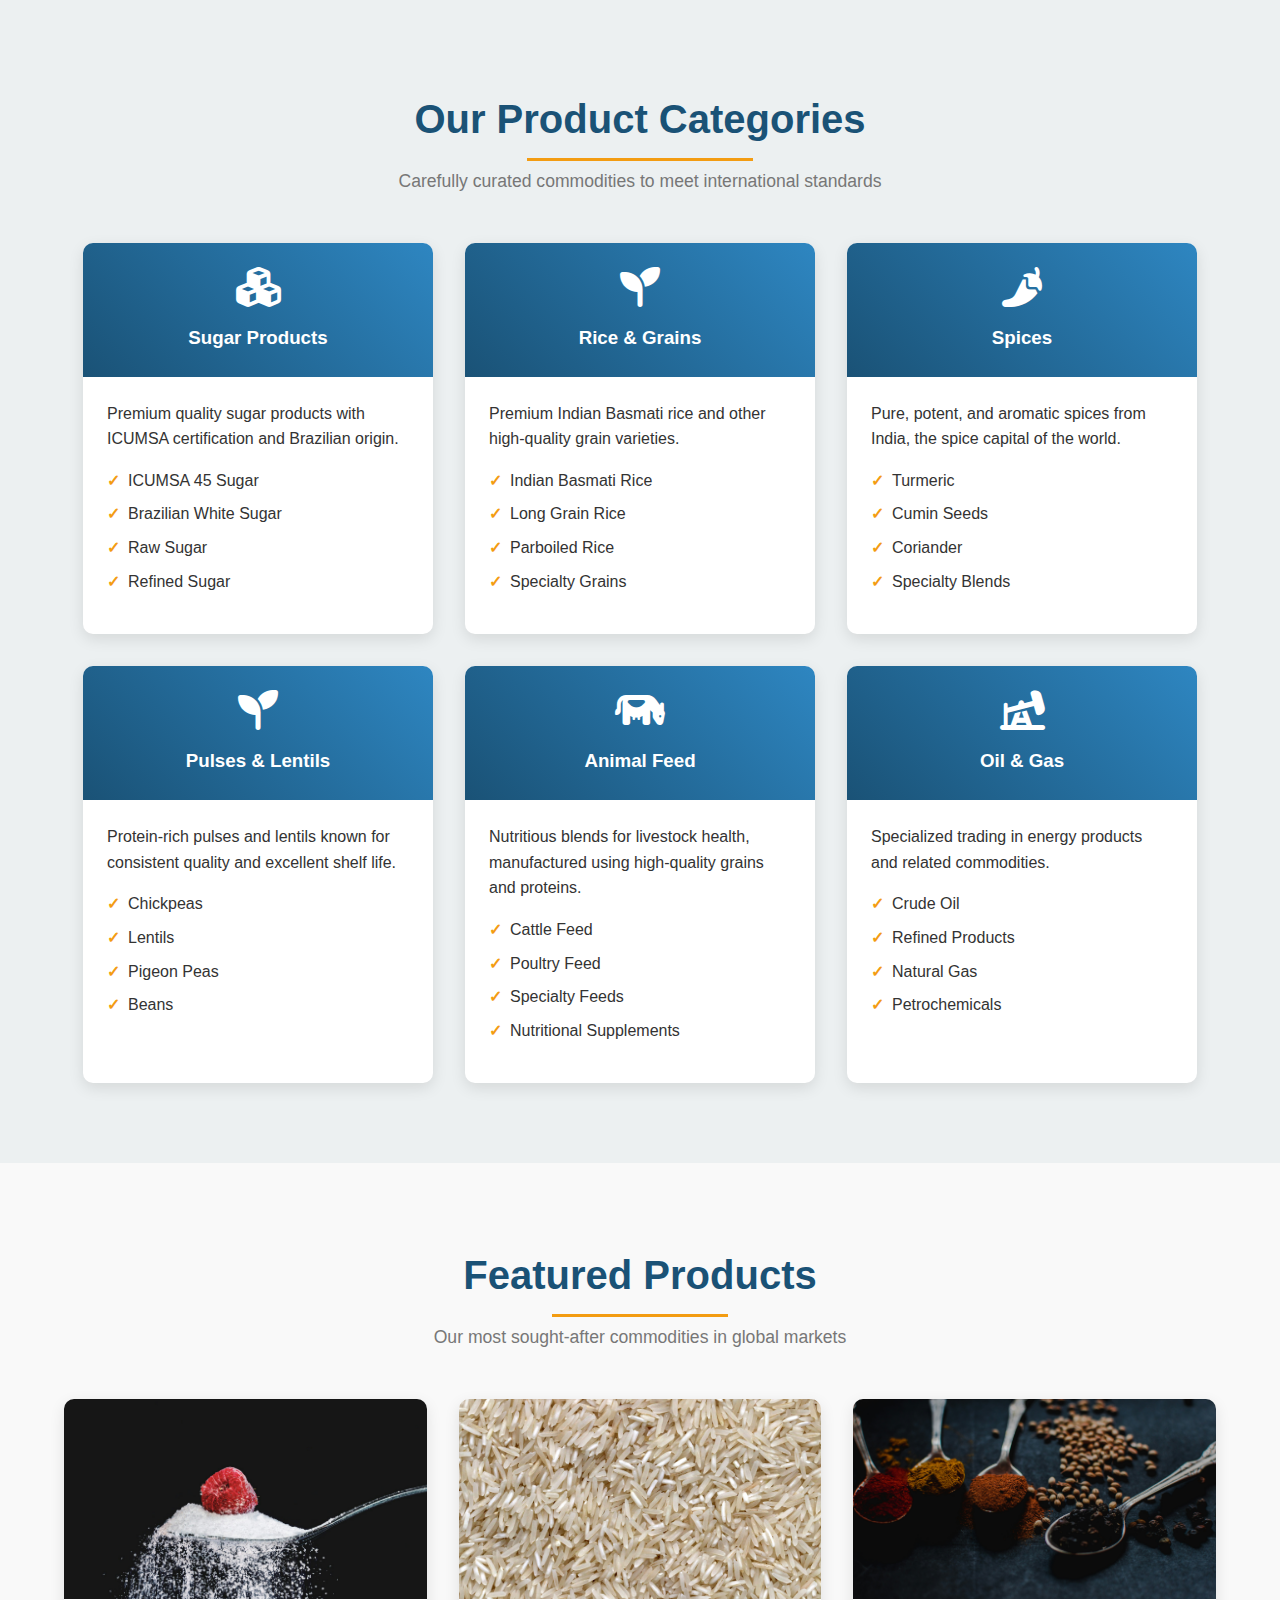
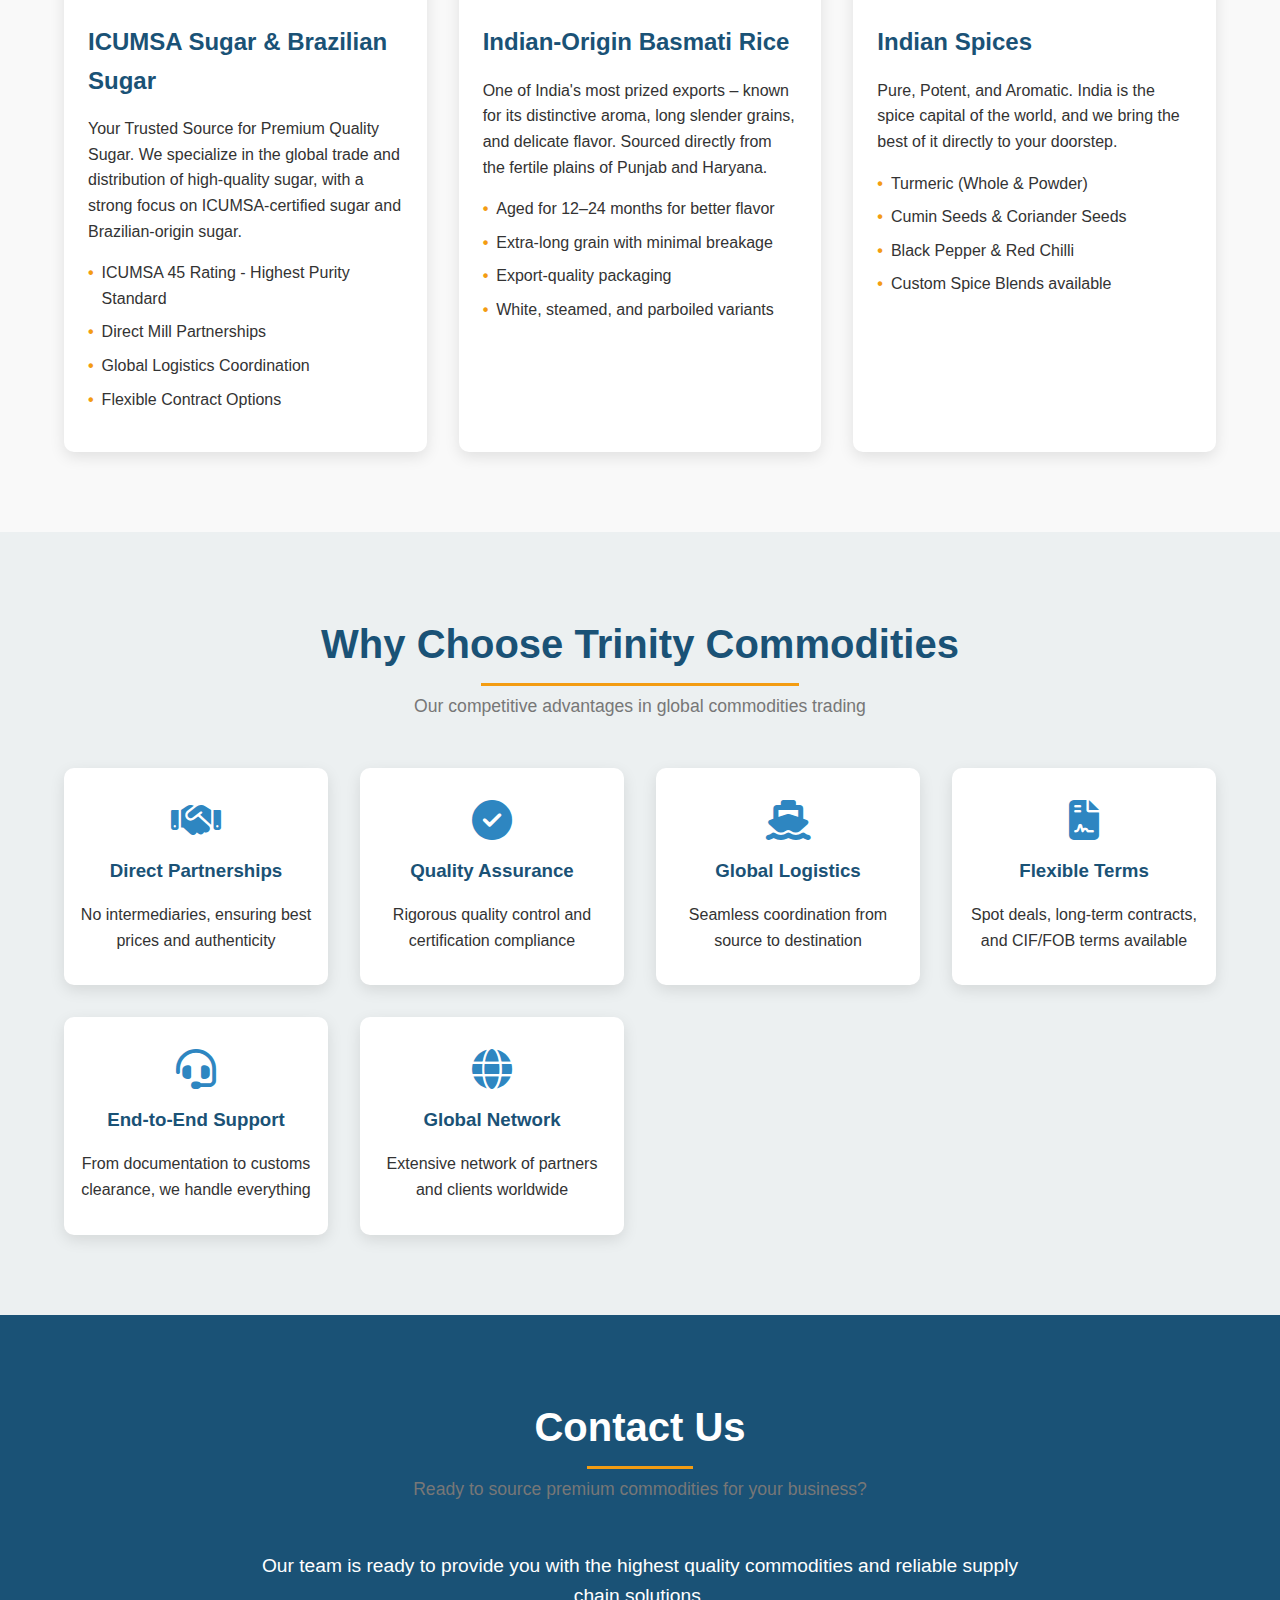
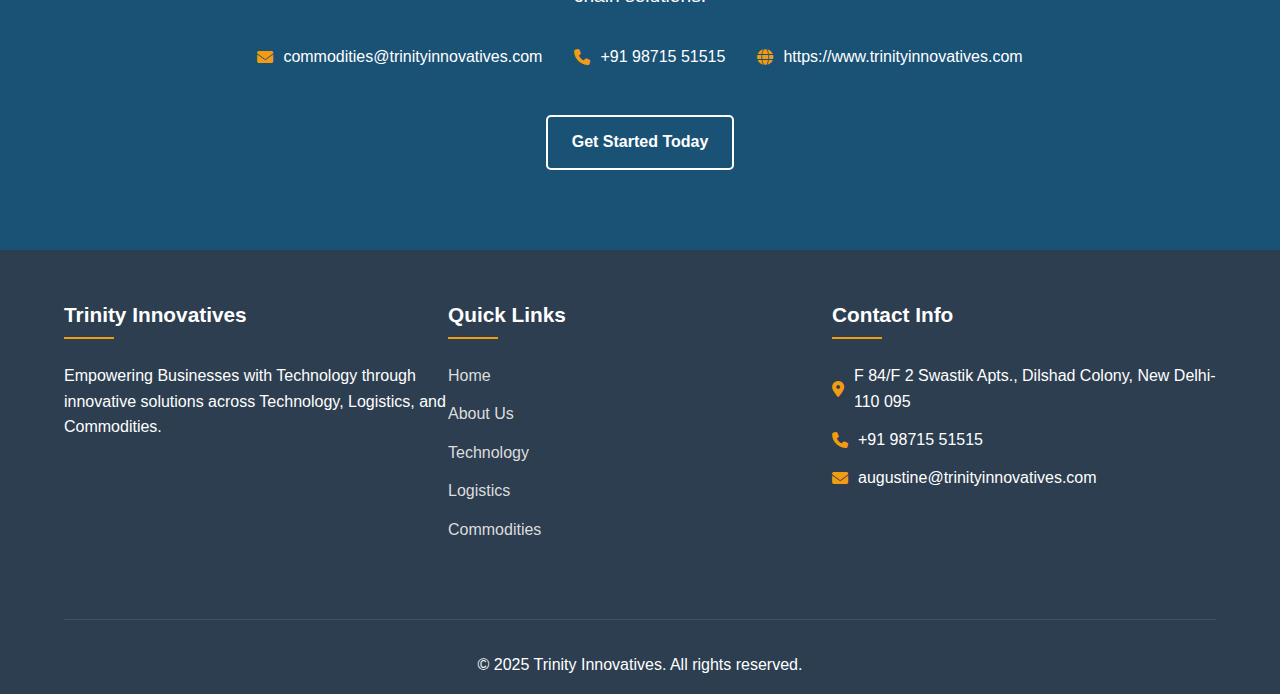
<file: commodities.html>
<!DOCTYPE html>
<html lang="en">

<head>
    <meta charset="UTF-8">
    <meta name="viewport" content="width=device-width, initial-scale=1.0">
    <title>Trinity Innovatives - Commodities Trading</title>
    <link rel="stylesheet" href="https://cdnjs.cloudflare.com/ajax/libs/font-awesome/6.4.0/css/all.min.css">
    <style>
        /* Global Styles */
        :root {
            --primary-color: #1a5276;
            --secondary-color: #2e86c1;
            --accent-color: #f39c12;
            --light-color: #ecf0f1;
            --dark-color: #2c3e50;
            --font-main: 'Segoe UI', Tahoma, Geneva, Verdana, sans-serif;
        }

        * {
            margin: 0;
            padding: 0;
            box-sizing: border-box;
        }

        body {
            font-family: var(--font-main);
            line-height: 1.6;
            color: #333;
            background-color: #f9f9f9;
        }

        .container {
            width: 90%;
            max-width: 1200px;
            margin: 0 auto;
        }

        /* Header Styles */
        header {
            background-color: var(--primary-color);
            color: white;
            padding: 1rem 0;
            position: sticky;
            top: 0;
            z-index: 100;
            box-shadow: 0 2px 10px rgba(0, 0, 0, 0.1);
        }

        nav {
            display: flex;
            justify-content: space-between;
            align-items: center;
        }

        .logo {
            font-size: 1.8rem;
            font-weight: bold;
            display: flex;
            align-items: center;
        }

        .logo i {
            margin-right: 10px;
            color: var(--accent-color);
        }

        .nav-links {
            display: flex;
            list-style: none;
        }

        .nav-links li {
            margin-left: 2rem;
        }

        .nav-links a {
            color: white;
            text-decoration: none;
            transition: color 0.3s;
            font-weight: 500;
        }

        .nav-links a:hover {
            color: var(--accent-color);
        }

        /* Hero Section */
        .hero {
            background: linear-gradient(rgba(0, 0, 0, 0.7), rgba(0, 0, 0, 0.7)), url('./photo-1586201375761-83865001e31c.png');
            background-size: cover;
            background-position: center;
            color: white;
            text-align: center;
            padding: 6rem 1rem;
        }

        .hero h1 {
            font-size: 3rem;
            margin-bottom: 1rem;
        }

        .hero p {
            font-size: 1.5rem;
            margin-bottom: 2rem;
            max-width: 800px;
            margin-left: auto;
            margin-right: auto;
        }

        .btn {
            display: inline-block;
            background-color: var(--accent-color);
            color: white;
            padding: 0.8rem 1.5rem;
            text-decoration: none;
            border-radius: 5px;
            transition: all 0.3s;
            font-weight: 600;
            border: none;
            cursor: pointer;
        }

        .btn:hover {
            background-color: #e67e22;
            transform: translateY(-3px);
            box-shadow: 0 5px 15px rgba(0, 0, 0, 0.2);
        }

        .btn-outline {
            background-color: transparent;
            border: 2px solid white;
        }

        .btn-outline:hover {
            background-color: white;
            color: var(--primary-color);
        }

        /* Sections */
        section {
            padding: 5rem 0;
        }

        .section-title {
            text-align: center;
            margin-bottom: 3rem;
        }

        .section-title h2 {
            font-size: 2.5rem;
            color: var(--primary-color);
            margin-bottom: 1rem;
            position: relative;
            display: inline-block;
        }

        .section-title h2:after {
            content: '';
            position: absolute;
            width: 50%;
            height: 3px;
            background-color: var(--accent-color);
            bottom: -10px;
            left: 25%;
        }

        .section-title p {
            color: #777;
            max-width: 700px;
            margin: 0 auto;
            font-size: 1.1rem;
        }

        /* About Commodities Section */
        .about-content {
            display: flex;
            flex-wrap: wrap;
            justify-content: space-between;
            align-items: center;
        }

        .about-text {
            flex: 1;
            min-width: 300px;
            padding-right: 2rem;
        }

        .about-text h3 {
            color: var(--primary-color);
            margin-bottom: 1rem;
            font-size: 1.8rem;
        }

        .about-text p {
            margin-bottom: 1rem;
        }

        .about-text a {
            margin-top: 1rem;
            display: inline-block;
        }

        .about-image {
            flex: 1;
            min-width: 300px;
            height: 300px;
            border-radius: 10px;
            overflow: hidden;
            box-shadow: 0 5px 15px rgba(0, 0, 0, 0.1);
        }

        .about-image img {
            width: 100%;
            height: 100%;
            object-fit: cover;
        }

        /* Categories Section */
        .categories-container {
            display: flex;
            flex-wrap: wrap;
            gap: 2rem;
            justify-content: center;
        }

        .category-card {
            background: white;
            border-radius: 10px;
            overflow: hidden;
            box-shadow: 0 5px 15px rgba(0, 0, 0, 0.1);
            flex: 1;
            min-width: 300px;
            max-width: 350px;
            transition: transform 0.3s;
        }

        .category-card:hover {
            transform: translateY(-10px);
        }

        .category-header {
            background: linear-gradient(45deg, var(--primary-color), var(--secondary-color));
            color: white;
            padding: 1.5rem;
            text-align: center;
        }

        .category-header i {
            font-size: 2.5rem;
            margin-bottom: 1rem;
        }

        .category-body {
            padding: 1.5rem;
        }

        .category-body h3 {
            color: var(--primary-color);
            margin-bottom: 1rem;
            font-size: 1.5rem;
        }

        .category-body ul {
            list-style-type: none;
            margin: 1rem 0;
        }

        .category-body ul li {
            margin-bottom: 0.5rem;
            display: flex;
            align-items: flex-start;
        }

        .category-body ul li:before {
            content: '✓';
            color: var(--accent-color);
            font-weight: bold;
            margin-right: 0.5rem;
        }

        /* Products Section */
        .products-grid {
            display: grid;
            grid-template-columns: repeat(auto-fit, minmax(300px, 1fr));
            gap: 2rem;
        }

        .product-card {
            background-color: white;
            border-radius: 10px;
            overflow: hidden;
            box-shadow: 0 5px 15px rgba(0, 0, 0, 0.1);
            transition: transform 0.3s;
        }

        .product-card:hover {
            transform: translateY(-10px);
        }

        .product-image {
            height: 200px;
            overflow: hidden;
        }

        .product-image img {
            width: 100%;
            height: 100%;
            object-fit: cover;
            transition: transform 0.3s;
        }

        .product-card:hover .product-image img {
            transform: scale(1.05);
        }

        .product-content {
            padding: 1.5rem;
        }

        .product-content h3 {
            color: var(--primary-color);
            margin-bottom: 1rem;
            font-size: 1.5rem;
        }

        .product-features {
            margin: 1rem 0;
        }

        .product-features li {
            margin-bottom: 0.5rem;
            display: flex;
            align-items: flex-start;
        }

        .product-features li:before {
            content: '•';
            color: var(--accent-color);
            font-weight: bold;
            margin-right: 0.5rem;
        }

        /* Why Choose Us Section */
        .features-grid {
            display: grid;
            grid-template-columns: repeat(auto-fit, minmax(250px, 1fr));
            gap: 2rem;
        }

        .feature {
            text-align: center;
            padding: 2rem 1rem;
            background-color: white;
            border-radius: 10px;
            box-shadow: 0 5px 15px rgba(0, 0, 0, 0.1);
            transition: transform 0.3s;
        }

        .feature:hover {
            transform: translateY(-5px);
        }

        .feature i {
            font-size: 2.5rem;
            color: var(--secondary-color);
            margin-bottom: 1rem;
        }

        .feature h3 {
            color: var(--primary-color);
            margin-bottom: 1rem;
        }

        /* Stats Section */
        .stats-container {
            display: flex;
            flex-wrap: wrap;
            justify-content: space-around;
            text-align: center;
            margin: 3rem 0;
        }

        .stat {
            flex: 1;
            min-width: 200px;
            padding: 1.5rem;
        }

        .stat-number {
            font-size: 2.5rem;
            font-weight: bold;
            color: var(--primary-color);
            margin-bottom: 0.5rem;
        }

        .stat-text {
            color: #777;
            font-weight: 500;
        }

        /* Footer */
        footer {
            background-color: var(--dark-color);
            color: white;
            padding: 3rem 0 1rem;
        }

        .footer-content {
            display: flex;
            flex-wrap: wrap;
            justify-content: space-between;
            margin-bottom: 2rem;
        }

        .footer-section {
            flex: 1;
            min-width: 300px;
            margin-bottom: 2rem;
        }

        .footer-section h3 {
            margin-bottom: 1.5rem;
            font-size: 1.3rem;
            position: relative;
            padding-bottom: 0.5rem;
        }

        .footer-section h3:after {
            content: '';
            position: absolute;
            width: 50px;
            height: 2px;
            background-color: var(--accent-color);
            bottom: 0;
            left: 0;
        }

        .footer-section ul {
            list-style: none;
        }

        .footer-section ul li {
            margin-bottom: 0.8rem;
        }

        .footer-section ul li a {
            color: #ddd;
            text-decoration: none;
            transition: color 0.3s;
        }

        .footer-section ul li a:hover {
            color: var(--accent-color);
        }

        .contact-info {
            display: flex;
            align-items: center;
            margin-bottom: 0.8rem;
        }

        .contact-info i {
            margin-right: 10px;
            color: var(--accent-color);
        }

        .footer-bottom {
            text-align: center;
            padding-top: 2rem;
            border-top: 1px solid rgba(255, 255, 255, 0.1);
        }


        .hamburger {
            display: none;
            font-size: 1.8rem;
            color: white;
            cursor: pointer;
        }

        @media (max-width: 768px) {
            .hamburger {
                display: block;
            }

            .nav-links {
                display: none;
                position: absolute;
                top: 100%;
                right: 0;
                background-color: var(--primary-color);
                flex-direction: column;
                width: 200px;
                padding: 1rem;
                box-shadow: 0 5px 15px rgba(0, 0, 0, 0.2);
                border-radius: 0 0 5px 5px;
            }

            .about-content,
            .footer-content {
                flex-direction: column;
            }

            .about-text {
                padding-right: 0;
                margin-bottom: 2rem;
            }


            .nav-links li {
                margin: 1rem 0;
            }

            .nav-links.show {
                display: flex;
            }
        }
    </style>
</head>

<body>
    <!-- Header -->
    <header>
        <div class="container">
            <nav>
                <div class="logo"><i class="fas fa-code-fork"></i>Trinity Innovatives</div>
                <div class="hamburger" id="hamburger">
                    <i class="fas fa-bars"></i>
                </div>
                <ul class="nav-links" id="nav-links">
                    <li><a href="index.html">Home</a></li>
                    <li><a href="about.html" class="active">About</a></li>
                    <li><a href="technology.html">Technology</a></li>
                    <li><a href="logistics.html">Logistics</a></li>
                    <li><a href="commodities.html">Commodities</a></li>
                    <li><a href="contact.html">Contact</a></li>
                </ul>
            </nav>
        </div>
    </header>

    <!-- Hero Section -->
    <section class="hero">
        <div class="container">
            <h1>Commodities Trading</h1>
            <p>Global trading of premium commodities including sugar, rice, spices, pulses, and animal feeds</p>
            <a href="#contact" class="btn">Get in Touch</a>
        </div>
    </section>

    <!-- About Commodities Section -->
    <section id="about-commodities">
        <div class="container">
            <div class="section-title">
                <h2>Our Commodities Expertise</h2>
                <p>Global trading of premium agricultural products and commodities</p>
            </div>
            <div class="about-content">
                <div class="about-text">
                    <h3>Global Reach. Local Expertise.</h3>
                    <p>At Trinity Innovatives, we combine traditional sourcing with modern logistics to serve clients
                        across Asia, Africa, the Middle East, and Europe. All products are quality-checked, securely
                        packed, and shipped with complete export documentation.</p>
                    <p>Our expertise in commodity trading spans decades, with deep knowledge of market trends, quality
                        standards, and international trade regulations. We work directly with producers and verified
                        exporters to ensure transparent, secure, and timely deliveries for our clients across the globe.
                    </p>
                    <a href="#categories" class="btn">Explore Our Products</a>
                </div>
                <div class="about-image">
                    <img src="./photo-1605000797499-95a51c5269ae.png" alt="Commodities Trading">
                </div>
            </div>
        </div>
    </section>

    <!-- Stats Section -->
    <section style="background-color: var(--light-color);">
        <div class="container">
            <div class="stats-container">
                <div class="stat">
                    <div class="stat-number">50+</div>
                    <div class="stat-text">Countries Served</div>
                </div>
                <div class="stat">
                    <div class="stat-number">1000+</div>
                    <div class="stat-text">Satisfied Clients</div>
                </div>
                <div class="stat">
                    <div class="stat-number">15+</div>
                    <div class="stat-text">Years of Experience</div>
                </div>
                <div class="stat">
                    <div class="stat-number">24/7</div>
                    <div class="stat-text">Customer Support</div>
                </div>
            </div>
        </div>
    </section>

    <!-- Categories Section -->
    <section id="categories" style="background-color: var(--light-color);">
        <div class="container">
            <div class="section-title">
                <h2>Our Product Categories</h2>
                <p>Carefully curated commodities to meet international standards</p>
            </div>
            <div class="categories-container">
                <div class="category-card">
                    <div class="category-header">
                        <i class="fas fa-cubes"></i>
                        <h3>Sugar Products</h3>
                    </div>
                    <div class="category-body">
                        <p>Premium quality sugar products with ICUMSA certification and Brazilian origin.</p>
                        <ul>
                            <li>ICUMSA 45 Sugar</li>
                            <li>Brazilian White Sugar</li>
                            <li>Raw Sugar</li>
                            <li>Refined Sugar</li>
                        </ul>
                    </div>
                </div>

                <div class="category-card">
                    <div class="category-header">
                        <i class="fas fa-seedling"></i>
                        <h3>Rice & Grains</h3>
                    </div>
                    <div class="category-body">
                        <p>Premium Indian Basmati rice and other high-quality grain varieties.</p>
                        <ul>
                            <li>Indian Basmati Rice</li>
                            <li>Long Grain Rice</li>
                            <li>Parboiled Rice</li>
                            <li>Specialty Grains</li>
                        </ul>
                    </div>
                </div>

                <div class="category-card">
                    <div class="category-header">
                        <i class="fas fa-pepper-hot"></i>
                        <h3>Spices</h3>
                    </div>
                    <div class="category-body">
                        <p>Pure, potent, and aromatic spices from India, the spice capital of the world.</p>
                        <ul>
                            <li>Turmeric</li>
                            <li>Cumin Seeds</li>
                            <li>Coriander</li>
                            <li>Specialty Blends</li>
                        </ul>
                    </div>
                </div>

                <div class="category-card">
                    <div class="category-header">
                        <i class="fas fa-seedling"></i>
                        <h3>Pulses & Lentils</h3>
                    </div>
                    <div class="category-body">
                        <p>Protein-rich pulses and lentils known for consistent quality and excellent shelf life.</p>
                        <ul>
                            <li>Chickpeas</li>
                            <li>Lentils</li>
                            <li>Pigeon Peas</li>
                            <li>Beans</li>
                        </ul>
                    </div>
                </div>

                <div class="category-card">
                    <div class="category-header">
                        <i class="fas fa-cow"></i>
                        <h3>Animal Feed</h3>
                    </div>
                    <div class="category-body">
                        <p>Nutritious blends for livestock health, manufactured using high-quality grains and proteins.
                        </p>
                        <ul>
                            <li>Cattle Feed</li>
                            <li>Poultry Feed</li>
                            <li>Specialty Feeds</li>
                            <li>Nutritional Supplements</li>
                        </ul>
                    </div>
                </div>

                <div class="category-card">
                    <div class="category-header">
                        <i class="fas fa-oil-well"></i>
                        <h3>Oil & Gas</h3>
                    </div>
                    <div class="category-body">
                        <p>Specialized trading in energy products and related commodities.</p>
                        <ul>
                            <li>Crude Oil</li>
                            <li>Refined Products</li>
                            <li>Natural Gas</li>
                            <li>Petrochemicals</li>
                        </ul>
                    </div>
                </div>
            </div>
        </div>
    </section>

    <!-- Featured Products Section -->
    <section id="featured-products">
        <div class="container">
            <div class="section-title">
                <h2>Featured Products</h2>
                <p>Our most sought-after commodities in global markets</p>
            </div>

            <div class="products-grid">
                <!-- Sugar Product -->
                <div class="product-card">
                    <div class="product-image">
                        <img src="./sugar.jpg" alt="ICUMSA Sugar">
                    </div>
                    <div class="product-content">
                        <h3>ICUMSA Sugar & Brazilian Sugar</h3>
                        <p>Your Trusted Source for Premium Quality Sugar. We specialize in the global trade and
                            distribution of high-quality sugar, with a strong focus on ICUMSA-certified sugar and
                            Brazilian-origin sugar.</p>
                        <ul class="product-features">
                            <li>ICUMSA 45 Rating - Highest Purity Standard</li>
                            <li>Direct Mill Partnerships</li>
                            <li>Global Logistics Coordination</li>
                            <li>Flexible Contract Options</li>
                        </ul>
                    </div>
                </div>

                <!-- Basmati Rice Product -->
                <div class="product-card">
                    <div class="product-image">
                        <img src="./photo-1586201375761-83865001e31c.png" alt="Basmati Rice">
                    </div>
                    <div class="product-content">
                        <h3>Indian-Origin Basmati Rice</h3>
                        <p>One of India's most prized exports – known for its distinctive aroma, long slender grains,
                            and delicate flavor. Sourced directly from the fertile plains of Punjab and Haryana.</p>
                        <ul class="product-features">
                            <li>Aged for 12–24 months for better flavor</li>
                            <li>Extra-long grain with minimal breakage</li>
                            <li>Export-quality packaging</li>
                            <li>White, steamed, and parboiled variants</li>
                        </ul>
                    </div>
                </div>

                <!-- Spices Product -->
                <div class="product-card">
                    <div class="product-image">
                        <img src="./spices.jpg" alt="Spices">
                    </div>
                    <div class="product-content">
                        <h3>Indian Spices</h3>
                        <p>Pure, Potent, and Aromatic. India is the spice capital of the world, and we bring the best of
                            it directly to your doorstep.</p>
                        <ul class="product-features">
                            <li>Turmeric (Whole & Powder)</li>
                            <li>Cumin Seeds & Coriander Seeds</li>
                            <li>Black Pepper & Red Chilli</li>
                            <li>Custom Spice Blends available</li>
                        </ul>
                    </div>
                </div>
            </div>
        </div>
    </section>

    <!-- Why Choose Us Section -->
    <section id="why-choose" style="background-color: var(--light-color);">
        <div class="container">
            <div class="section-title">
                <h2>Why Choose Trinity Commodities</h2>
                <p>Our competitive advantages in global commodities trading</p>
            </div>
            <div class="features-grid">
                <div class="feature">
                    <i class="fas fa-handshake"></i>
                    <h3>Direct Partnerships</h3>
                    <p>No intermediaries, ensuring best prices and authenticity</p>
                </div>
                <div class="feature">
                    <i class="fas fa-check-circle"></i>
                    <h3>Quality Assurance</h3>
                    <p>Rigorous quality control and certification compliance</p>
                </div>
                <div class="feature">
                    <i class="fas fa-ship"></i>
                    <h3>Global Logistics</h3>
                    <p>Seamless coordination from source to destination</p>
                </div>
                <div class="feature">
                    <i class="fas fa-file-contract"></i>
                    <h3>Flexible Terms</h3>
                    <p>Spot deals, long-term contracts, and CIF/FOB terms available</p>
                </div>
                <div class="feature">
                    <i class="fas fa-headset"></i>
                    <h3>End-to-End Support</h3>
                    <p>From documentation to customs clearance, we handle everything</p>
                </div>
                <div class="feature">
                    <i class="fas fa-globe"></i>
                    <h3>Global Network</h3>
                    <p>Extensive network of partners and clients worldwide</p>
                </div>
            </div>
        </div>
    </section>

    <!-- Contact Section -->
    <section id="contact" style="background-color: var(--primary-color); color: white;">
        <div class="container">
            <div class="section-title">
                <h2 style="color: white;">Contact Us</h2>
                <p>Ready to source premium commodities for your business?</p>
            </div>
            <div style="text-align: center; max-width: 800px; margin: 0 auto;">
                <p style="margin-bottom: 2rem; font-size: 1.2rem;">Our team is ready to provide you with the highest
                    quality commodities and reliable supply chain solutions.</p>
                <div style="display: flex; flex-wrap: wrap; justify-content: center; gap: 2rem; margin-bottom: 2rem;">
                    <div class="contact-info">
                        <i class="fas fa-envelope"></i>
                        <span>commodities@trinityinnovatives.com</span>
                    </div>
                    <div class="contact-info">
                        <i class="fas fa-phone"></i>
                        <span>+91 98715 51515</span>
                    </div>
                    <div class="contact-info">
                        <i class="fas fa-globe"></i>
                        <span>https://www.trinityinnovatives.com</span>
                    </div>
                </div>
                <a href="contact.html" class="btn btn-outline">Get Started Today</a>
            </div>
        </div>
    </section>

    <!-- Footer -->
    <footer>
        <div class="container">
            <div class="footer-content">
                <div class="footer-section">
                    <h3>Trinity Innovatives</h3>
                    <p>Empowering Businesses with Technology through innovative solutions across Technology, Logistics,
                        and Commodities.</p>
                </div>
                <div class="footer-section">
                    <h3>Quick Links</h3>
                    <ul>
                        <li><a href="index.html">Home</a></li>
                        <li><a href="about.html">About Us</a></li>
                        <li><a href="technology.html">Technology</a></li>
                        <li><a href="logistics.html">Logistics</a></li>
                        <li><a href="commodities.html">Commodities</a></li>
                    </ul>
                </div>
                <div class="footer-section">
                    <h3>Contact Info</h3>
                    <div class="contact-info">
                        <i class="fas fa-map-marker-alt"></i>
                        <span>F 84/F 2 Swastik Apts., Dilshad Colony, New Delhi-110 095</span>
                    </div>
                    <div class="contact-info">
                        <i class="fas fa-phone"></i>
                        <span>+91 98715 51515</span>
                    </div>
                    <div class="contact-info">
                        <i class="fas fa-envelope"></i>
                        <span>augustine@trinityinnovatives.com</span>
                    </div>
                </div>
            </div>
            <div class="footer-bottom">
                <p>&copy; 2025 Trinity Innovatives. All rights reserved.</p>
            </div>
        </div>
    </footer>
    <script src="./scripts.js"></script>
</body>

</html>
</file>
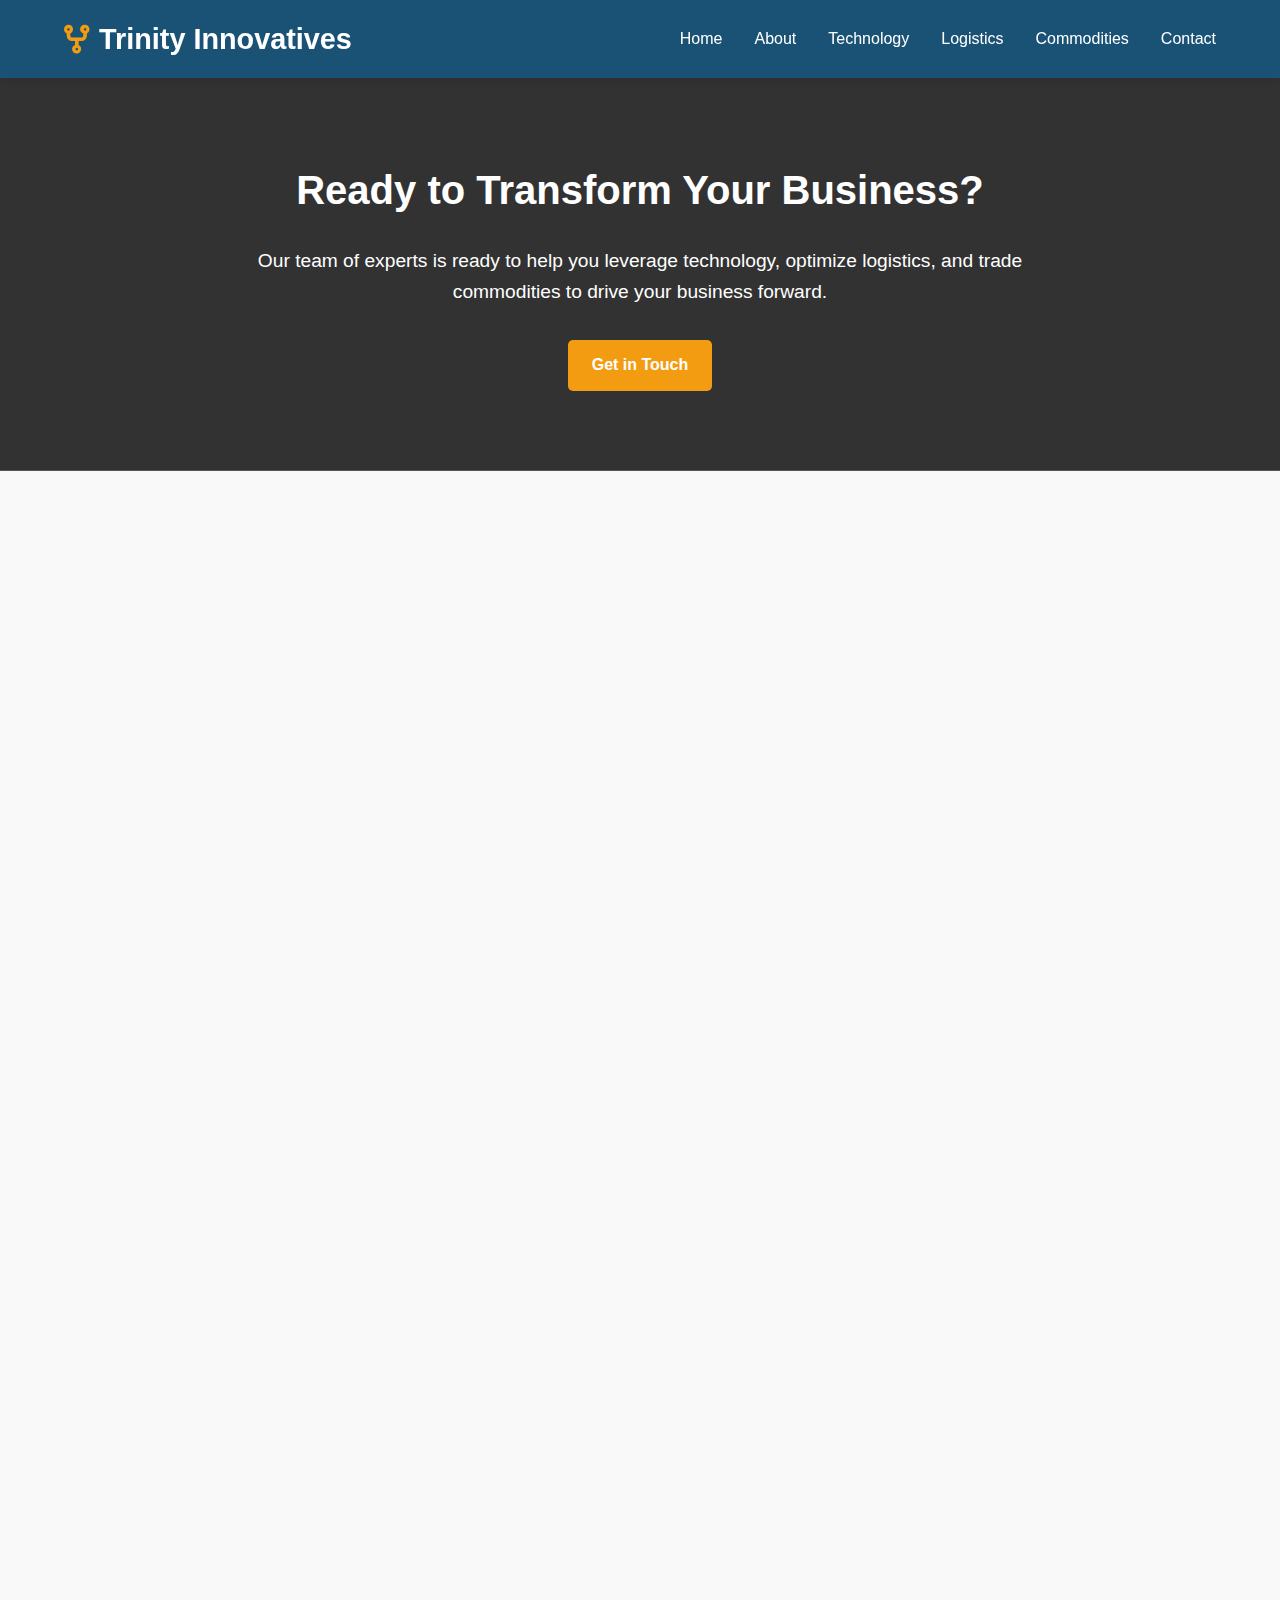
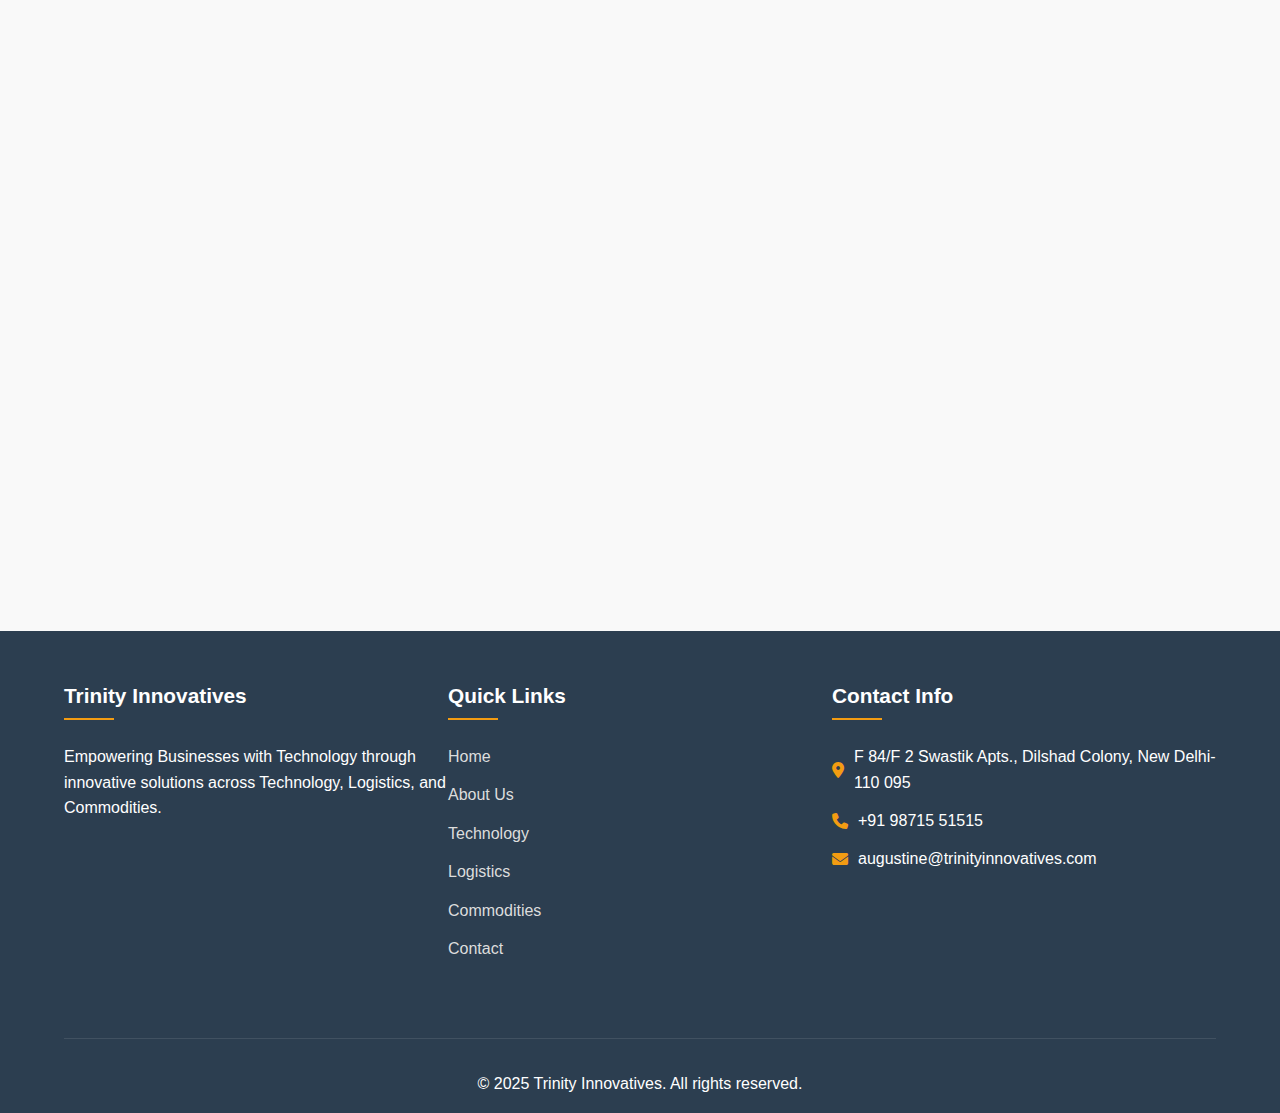
<file: contact.html>
<!DOCTYPE html>
<html lang="en">

<head>
    <meta charset="UTF-8">
    <meta name="viewport" content="width=device-width, initial-scale=1.0">
    <title>Trinity Innovatives - Empowering Businesses with Technology</title>
    <link rel="stylesheet" href="https://cdnjs.cloudflare.com/ajax/libs/font-awesome/6.4.0/css/all.min.css">
    <style>
        /* Global Styles */
        :root {
            --primary-color: #1a5276;
            --secondary-color: #2e86c1;
            --accent-color: #f39c12;
            --light-color: #ecf0f1;
            --dark-color: #2c3e50;
            --font-main: 'Segoe UI', Tahoma, Geneva, Verdana, sans-serif;
        }

        * {
            margin: 0;
            padding: 0;
            box-sizing: border-box;
        }

        body {
            font-family: var(--font-main);
            line-height: 1.6;
            color: #333;
            background-color: #f9f9f9;
        }

        .container {
            width: 90%;
            max-width: 1200px;
            margin: 0 auto;
        }

        /* Header Styles */
        header {
            background-color: var(--primary-color);
            color: white;
            padding: 1rem 0;
            position: sticky;
            top: 0;
            z-index: 100;
            box-shadow: 0 2px 10px rgba(0, 0, 0, 0.1);
        }

        nav {
            display: flex;
            justify-content: space-between;
            align-items: center;
        }

        .logo {
            font-size: 1.8rem;
            font-weight: bold;
            display: flex;
            align-items: center;
        }

        .logo i {
            margin-right: 10px;
            color: var(--accent-color);
        }

        .nav-links {
            display: flex;
            list-style: none;
        }

        .nav-links li {
            margin-left: 2rem;
        }

        .nav-links a {
            color: white;
            text-decoration: none;
            transition: color 0.3s;
            font-weight: 500;
        }

        .nav-links a:hover {
            color: var(--accent-color);
        }

        /* Hero Section */
        .hero {
            background: linear-gradient(rgba(0, 0, 0, 0.7), rgba(0, 0, 0, 0.7)), url('./photo-1454165804606-c3d57bc86b40.png');
            background-size: cover;
            background-position: center;
            color: white;
            text-align: center;
            padding: 6rem 1rem;
        }

        .hero h1 {
            font-size: 3rem;
            margin-bottom: 1rem;
        }

        .hero p {
            font-size: 1.5rem;
            margin-bottom: 2rem;
            max-width: 800px;
            margin-left: auto;
            margin-right: auto;
        }

        .btn {
            display: inline-block;
            background-color: var(--accent-color);
            color: white;
            padding: 0.8rem 1.5rem;
            text-decoration: none;
            border-radius: 5px;
            transition: all 0.3s;
            font-weight: 600;
            border: none;
            cursor: pointer;
        }

        .btn:hover {
            background-color: #e67e22;
            transform: translateY(-3px);
            box-shadow: 0 5px 15px rgba(0, 0, 0, 0.2);
        }

        .btn-outline {
            background-color: transparent;
            border: 2px solid white;
        }

        .btn-outline:hover {
            background-color: white;
            color: var(--primary-color);
        }

        /* Sections */
        section {
            padding: 5rem 0;
        }

        .section-title {
            text-align: center;
            margin-bottom: 3rem;
        }

        .section-title h2 {
            font-size: 2.5rem;
            color: var(--primary-color);
            margin-bottom: 1rem;
            position: relative;
            display: inline-block;
        }

        .section-title h2:after {
            content: '';
            position: absolute;
            width: 50%;
            height: 3px;
            background-color: var(--accent-color);
            bottom: -10px;
            left: 25%;
        }

        .section-title p {
            color: #777;
            max-width: 700px;
            margin: 0 auto;
            font-size: 1.1rem;
        }

        /* Services Section */
        .services-grid {
            display: grid;
            grid-template-columns: repeat(auto-fit, minmax(300px, 1fr));
            gap: 2rem;
        }

        .service-card {
            background-color: white;
            border-radius: 10px;
            overflow: hidden;
            box-shadow: 0 5px 15px rgba(0, 0, 0, 0.1);
            transition: transform 0.3s;
            display: flex;
            flex-direction: column;
        }

        .service-card:hover {
            transform: translateY(-10px);
        }

        .service-icon {
            background: linear-gradient(45deg, var(--primary-color), var(--secondary-color));
            height: 100px;
            display: flex;
            align-items: center;
            justify-content: center;
            color: white;
            font-size: 2.5rem;
        }

        .service-content {
            padding: 1.5rem;
            flex-grow: 1;
        }

        .service-content h3 {
            color: var(--primary-color);
            margin-bottom: 1rem;
            font-size: 1.5rem;
        }

        .service-content p {
            margin-bottom: 1.5rem;
        }

        /* Stats Section */
        .stats-container {
            display: flex;
            flex-wrap: wrap;
            justify-content: space-around;
            text-align: center;
            margin: 3rem 0;
        }

        .stat {
            flex: 1;
            min-width: 200px;
            padding: 1.5rem;
        }

        .stat-number {
            font-size: 2.5rem;
            font-weight: bold;
            color: var(--primary-color);
            margin-bottom: 0.5rem;
        }

        .stat-text {
            color: #777;
            font-weight: 500;
        }

        /* Approach Section */
        .approach-steps {
            display: flex;
            flex-wrap: wrap;
            justify-content: center;
            gap: 2rem;
            margin-top: 3rem;
        }

        .step {
            background-color: white;
            border-radius: 10px;
            padding: 1.5rem;
            box-shadow: 0 5px 15px rgba(0, 0, 0, 0.1);
            flex: 1;
            min-width: 250px;
            max-width: 300px;
            text-align: center;
            transition: transform 0.3s;
        }

        .step:hover {
            transform: translateY(-5px);
        }

        .step-number {
            background-color: var(--primary-color);
            color: white;
            width: 40px;
            height: 40px;
            border-radius: 50%;
            display: flex;
            align-items: center;
            justify-content: center;
            margin: 0 auto 1rem;
            font-weight: bold;
        }

        .step h3 {
            color: var(--primary-color);
            margin-bottom: 1rem;
        }

        /* Why Choose Us Section */
        .features-grid {
            display: grid;
            grid-template-columns: repeat(auto-fit, minmax(250px, 1fr));
            gap: 2rem;
        }

        .feature {
            text-align: center;
            padding: 2rem 1rem;
            background-color: white;
            border-radius: 10px;
            box-shadow: 0 5px 15px rgba(0, 0, 0, 0.1);
            transition: transform 0.3s;
        }

        .feature:hover {
            transform: translateY(-5px);
        }

        .feature i {
            font-size: 2.5rem;
            color: var(--secondary-color);
            margin-bottom: 1rem;
        }

        .feature h3 {
            color: var(--primary-color);
            margin-bottom: 1rem;
        }

        /* CTA Section */
        .cta {
            background: linear-gradient(rgba(0, 0, 0, 0.8), rgba(0, 0, 0, 0.8)), url('https://images.unsplash.com/photo-1454165804606-c3d57bc86b40?ixlib=rb-4.0.3&ixid=M3wxMjA3fDB8MHxwaG90by1wYWdlfHx8fGVufDB8fHx8fA%3D%3D&auto=format&fit=crop&w=1740&q=80');
            background-size: cover;
            background-position: center;
            color: white;
            text-align: center;
            padding: 5rem 1rem;
        }

        .cta h2 {
            font-size: 2.5rem;
            margin-bottom: 1.5rem;
        }

        .cta p {
            font-size: 1.2rem;
            max-width: 800px;
            margin: 0 auto 2rem;
        }

        /* Footer */
        footer {
            background-color: var(--dark-color);
            color: white;
            padding: 3rem 0 1rem;
        }

        .footer-content {
            display: flex;
            flex-wrap: wrap;
            justify-content: space-between;
            margin-bottom: 2rem;
        }

        .footer-section {
            flex: 1;
            min-width: 300px;
            margin-bottom: 2rem;
        }

        .footer-section h3 {
            margin-bottom: 1.5rem;
            font-size: 1.3rem;
            position: relative;
            padding-bottom: 0.5rem;
        }

        .footer-section h3:after {
            content: '';
            position: absolute;
            width: 50px;
            height: 2px;
            background-color: var(--accent-color);
            bottom: 0;
            left: 0;
        }

        .footer-section ul {
            list-style: none;
        }

        .footer-section ul li {
            margin-bottom: 0.8rem;
        }

        .footer-section ul li a {
            color: #ddd;
            text-decoration: none;
            transition: color 0.3s;
        }

        .footer-section ul li a:hover {
            color: var(--accent-color);
        }

        .contact-info {
            display: flex;
            align-items: center;
            margin-bottom: 0.8rem;
        }

        .contact-info i {
            margin-right: 10px;
            color: var(--accent-color);
        }

        .footer-bottom {
            text-align: center;
            padding-top: 2rem;
            border-top: 1px solid rgba(255, 255, 255, 0.1);
        }


        .hamburger {
            display: none;
            font-size: 1.8rem;
            color: white;
            cursor: pointer;
        }

        @media (max-width: 768px) {
            .hamburger {
                display: block;
            }

            .nav-links {
                display: none;
                position: absolute;
                top: 100%;
                right: 0;
                background-color: var(--primary-color);
                flex-direction: column;
                width: 200px;
                padding: 1rem;
                box-shadow: 0 5px 15px rgba(0, 0, 0, 0.2);
                border-radius: 0 0 5px 5px;
            }

            .nav-links li {
                margin: 1rem 0;
            }

            .nav-links.show {
                display: flex;
            }
        }


        .form-container {
            display: flex;
            justify-content: center;
            align-items: center;
            flex-direction: column;
        }

        iframe {
            border: none;
            max-width: 100%;
        }

        /* Responsive Design
        @media (max-width: 768px) {
            .nav-links {
                display: none;
            }
            
            .hero h1 {
                font-size: 2.5rem;
            }
            
            .hero p {
                font-size: 1.2rem;
            }
            
            .footer-content {
                flex-direction: column;
            }
            
            .section-title h2 {
                font-size: 2rem;
            }
            
            .stats-container {
                flex-direction: column;
                gap: 1.5rem;
            }
            
            .approach-steps {
                flex-direction: column;
                align-items: center;
            }
            
            .step {
                min-width: 100%;
            }
        } */
    </style>
</head>

<body>
    <!-- Header -->
    <header>
        <div class="container">

            <nav>
                <div class="logo"><i class="fas fa-code-fork"></i>Trinity Innovatives</div>
                <div class="hamburger" id="hamburger">
                    <i class="fas fa-bars"></i>
                </div>
                <ul class="nav-links" id="nav-links">
                    <li><a href="index.html">Home</a></li>
                    <li><a href="about.html" class="active">About</a></li>
                    <li><a href="technology.html">Technology</a></li>
                    <li><a href="logistics.html">Logistics</a></li>
                    <li><a href="commodities.html">Commodities</a></li>
                    <li><a href="contact.html">Contact</a></li>
                </ul>
            </nav>
        </div>
    </header>



    <!-- CTA Section -->
    <section class="cta">
        <div class="container">
            <h2>Ready to Transform Your Business?</h2>
            <p>Our team of experts is ready to help you leverage technology, optimize logistics, and trade commodities
                to drive your business forward.</p>
            <a href="contact.html" class="btn">Get in Touch</a>
        </div>
    </section>

    <section>
        <div class="form-container">
            <iframe
                src="https://docs.google.com/forms/d/e/1FAIpQLSeODqJflbo_rKWrnFAeN09SoD_7KFdl3aJFO1OWoKqlePBSJQ/viewform?embedded=true"
                width="640" height="1600" frameborder="0" marginheight="0" marginwidth="0">Loading…</iframe>
        </div>
    </section>

    <!-- Footer -->
    <footer>
        <div class="container">
            <div class="footer-content">
                <div class="footer-section">
                    <h3>Trinity Innovatives</h3>
                    <p>Empowering Businesses with Technology through innovative solutions across Technology, Logistics,
                        and Commodities.</p>
                </div>
                <div class="footer-section">
                    <h3>Quick Links</h3>
                    <ul>
                        <li><a href="index.html">Home</a></li>
                        <li><a href="about.html">About Us</a></li>
                        <li><a href="technology.html">Technology</a></li>
                        <li><a href="logistics.html">Logistics</a></li>
                        <li><a href="commodities.html">Commodities</a></li>
                        <li><a href="contact.html">Contact</a></li>
                    </ul>
                </div>
                <div class="footer-section">
                    <h3>Contact Info</h3>
                    <div class="contact-info">
                        <i class="fas fa-map-marker-alt"></i>
                        <span>F 84/F 2 Swastik Apts., Dilshad Colony, New Delhi-110 095</span>
                    </div>
                    <div class="contact-info">
                        <i class="fas fa-phone"></i>
                        <span>+91 98715 51515</span>
                    </div>
                    <div class="contact-info">
                        <i class="fas fa-envelope"></i>
                        <span>augustine@trinityinnovatives.com</span>
                    </div>
                </div>
            </div>
            <div class="footer-bottom">
                <p>&copy; 2025 Trinity Innovatives. All rights reserved.</p>
            </div>
        </div>
    </footer>

    <script src="./scripts.js"></script>
    <script>
        // document.addEventListener('DOMContentLoaded', function () {
        //     // Smooth scrolling for navigation links
        //     document.querySelectorAll('a[href^="#"]').forEach(anchor => {
        //         anchor.addEventListener('click', function (e) {
        //             e.preventDefault();

        //             const targetId = this.getAttribute('href');
        //             if (targetId === '#') return;

        //             const targetElement = document.querySelector(targetId);
        //             if (targetElement) {
        //                 window.scrollTo({
        //                     top: targetElement.offsetTop - 80,
        //                     behavior: 'smooth'
        //                 });
        //             }
        //         });
        //     });

        //     // Animation on scroll
        //     const observerOptions = {
        //         root: null,
        //         rootMargin: '0px',
        //         threshold: 0.1
        //     };

        //     const observer = new IntersectionObserver((entries) => {
        //         entries.forEach(entry => {
        //             if (entry.isIntersecting) {
        //                 entry.target.classList.add('animate');
        //             }
        //         });
        //     }, observerOptions);

        //     document.querySelectorAll('.service-card, .step, .feature').forEach(el => {
        //         observer.observe(el);
        //     });
        // });
    </script>
</body>

</html>
</file>
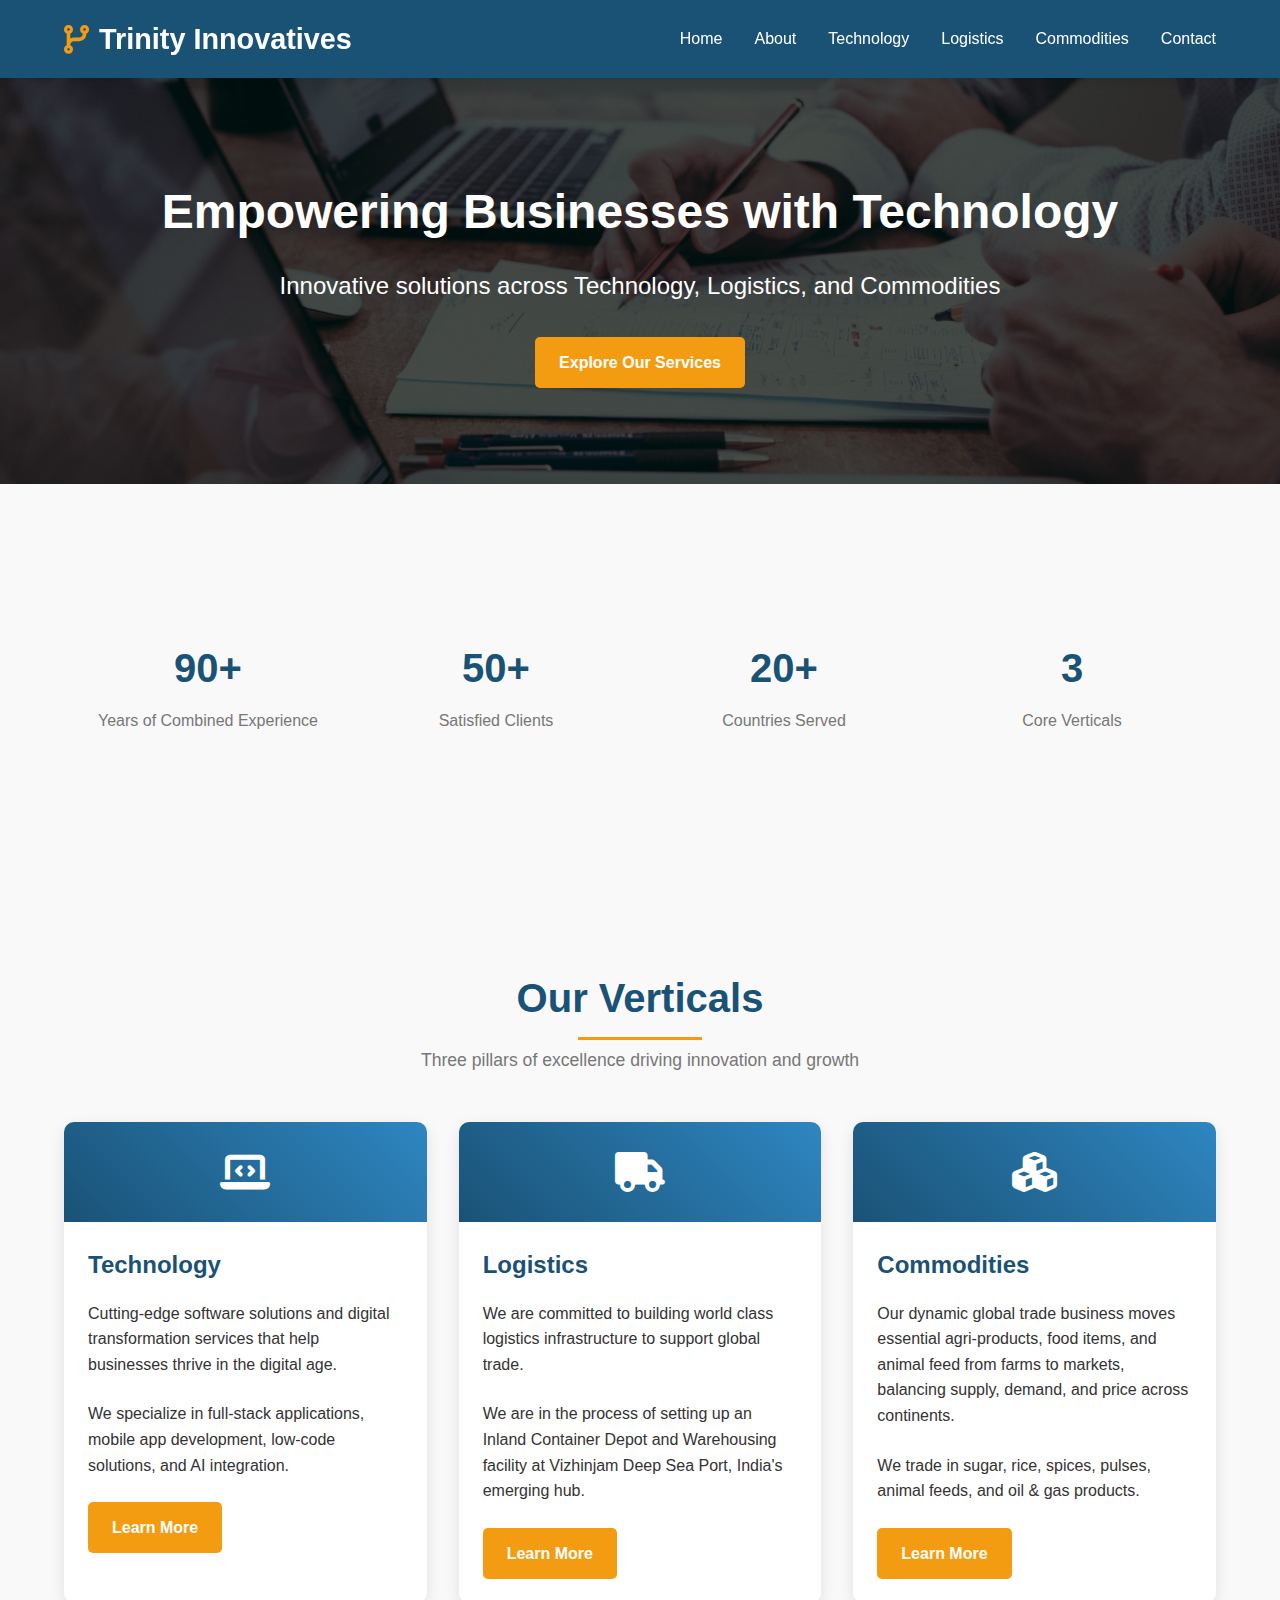
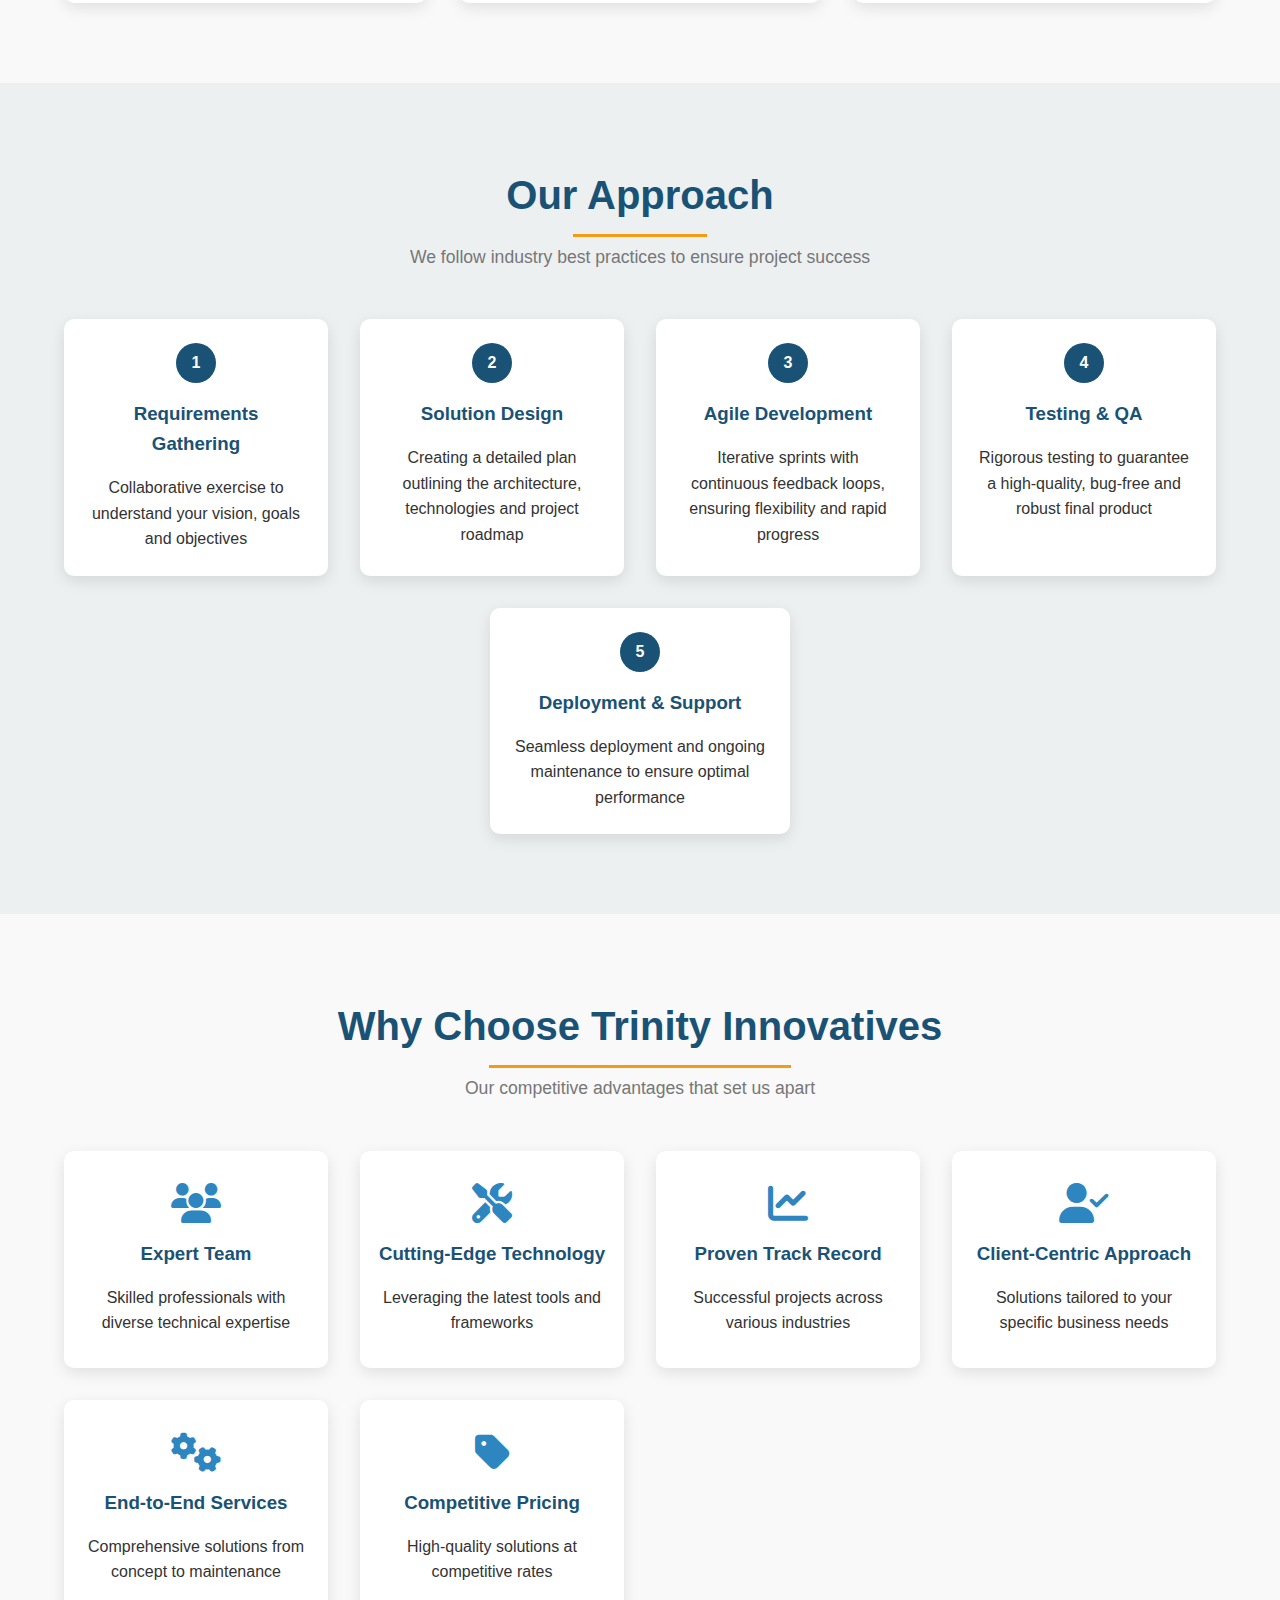
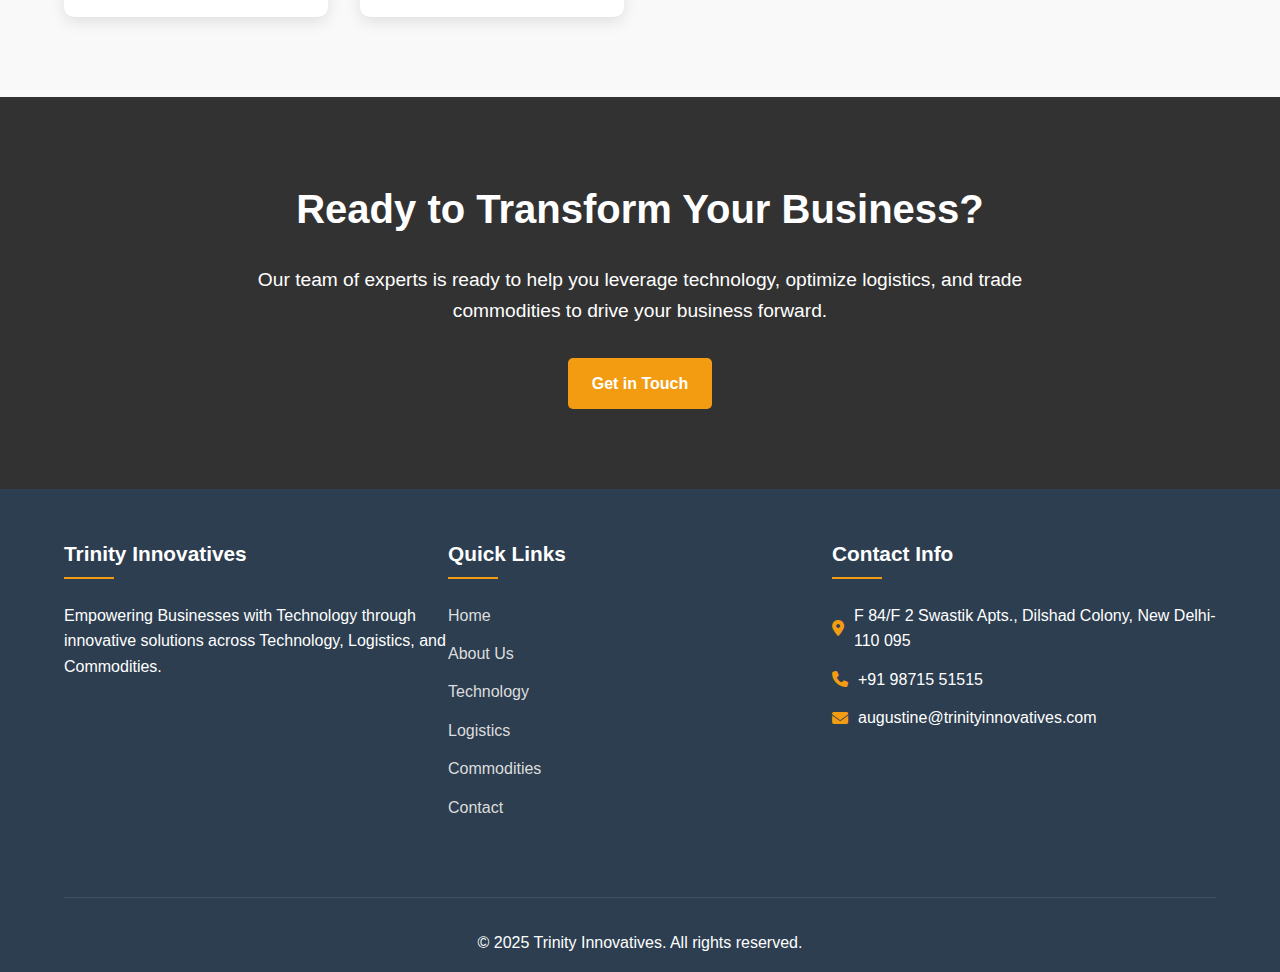
<file: index-copy.html>
<!DOCTYPE html>
<html lang="en">
<head>
    <meta charset="UTF-8">
    <meta name="viewport" content="width=device-width, initial-scale=1.0">
    <title>Trinity Innovatives - Empowering Businesses with Technology</title>
    <link rel="stylesheet" href="https://cdnjs.cloudflare.com/ajax/libs/font-awesome/6.4.0/css/all.min.css">
    <style>
        /* Global Styles */
        :root {
            --primary-color: #1a5276;
            --secondary-color: #2e86c1;
            --accent-color: #f39c12;
            --light-color: #ecf0f1;
            --dark-color: #2c3e50;
            --font-main: 'Segoe UI', Tahoma, Geneva, Verdana, sans-serif;
        }
        
        * {
            margin: 0;
            padding: 0;
            box-sizing: border-box;
        }
        
        body {
            font-family: var(--font-main);
            line-height: 1.6;
            color: #333;
            background-color: #f9f9f9;
        }
        
        .container {
            width: 90%;
            max-width: 1200px;
            margin: 0 auto;
        }
        
        /* Header Styles */
        header {
            background-color: var(--primary-color);
            color: white;
            padding: 1rem 0;
            position: sticky;
            top: 0;
            z-index: 100;
            box-shadow: 0 2px 10px rgba(0, 0, 0, 0.1);
        }
        
        nav {
            display: flex;
            justify-content: space-between;
            align-items: center;
        }
        
        .logo {
            font-size: 1.8rem;
            font-weight: bold;
            display: flex;
            align-items: center;
        }
        
        .logo i {
            margin-right: 10px;
            color: var(--accent-color);
        }
        
        .nav-links {
            display: flex;
            list-style: none;
        }
        
        .nav-links li {
            margin-left: 2rem;
        }
        
        .nav-links a {
            color: white;
            text-decoration: none;
            transition: color 0.3s;
            font-weight: 500;
        }
        
        .nav-links a:hover {
            color: var(--accent-color);
        }
        
        /* Hero Section */
        .hero {
            background: linear-gradient(rgba(0, 0, 0, 0.7), rgba(0, 0, 0, 0.7)), url('./photo-1454165804606-c3d57bc86b40.png');
            background-size: cover;
            background-position: center;
            color: white;
            text-align: center;
            padding: 6rem 1rem;
        }
        
        .hero h1 {
            font-size: 3rem;
            margin-bottom: 1rem;
        }
        
        .hero p {
            font-size: 1.5rem;
            margin-bottom: 2rem;
            max-width: 800px;
            margin-left: auto;
            margin-right: auto;
        }
        
        .btn {
            display: inline-block;
            background-color: var(--accent-color);
            color: white;
            padding: 0.8rem 1.5rem;
            text-decoration: none;
            border-radius: 5px;
            transition: all 0.3s;
            font-weight: 600;
            border: none;
            cursor: pointer;
        }
        
        .btn:hover {
            background-color: #e67e22;
            transform: translateY(-3px);
            box-shadow: 0 5px 15px rgba(0, 0, 0, 0.2);
        }
        
        .btn-outline {
            background-color: transparent;
            border: 2px solid white;
        }
        
        .btn-outline:hover {
            background-color: white;
            color: var(--primary-color);
        }
        
        /* Sections */
        section {
            padding: 5rem 0;
        }
        
        .section-title {
            text-align: center;
            margin-bottom: 3rem;
        }
        
        .section-title h2 {
            font-size: 2.5rem;
            color: var(--primary-color);
            margin-bottom: 1rem;
            position: relative;
            display: inline-block;
        }
        
        .section-title h2:after {
            content: '';
            position: absolute;
            width: 50%;
            height: 3px;
            background-color: var(--accent-color);
            bottom: -10px;
            left: 25%;
        }
        
        .section-title p {
            color: #777;
            max-width: 700px;
            margin: 0 auto;
            font-size: 1.1rem;
        }
        
        /* Services Section */
        .services-grid {
            display: grid;
            grid-template-columns: repeat(auto-fit, minmax(300px, 1fr));
            gap: 2rem;
        }
        
        .service-card {
            background-color: white;
            border-radius: 10px;
            overflow: hidden;
            box-shadow: 0 5px 15px rgba(0, 0, 0, 0.1);
            transition: transform 0.3s;
            display: flex;
            flex-direction: column;
        }
        
        .service-card:hover {
            transform: translateY(-10px);
        }
        
        .service-icon {
            background: linear-gradient(45deg, var(--primary-color), var(--secondary-color));
            height: 100px;
            display: flex;
            align-items: center;
            justify-content: center;
            color: white;
            font-size: 2.5rem;
        }
        
        .service-content {
            padding: 1.5rem;
            flex-grow: 1;
        }
        
        .service-content h3 {
            color: var(--primary-color);
            margin-bottom: 1rem;
            font-size: 1.5rem;
        }
        
        .service-content p {
            margin-bottom: 1.5rem;
        }
        
        /* Stats Section */
        .stats-container {
            display: flex;
            flex-wrap: wrap;
            justify-content: space-around;
            text-align: center;
            margin: 3rem 0;
        }
        
        .stat {
            flex: 1;
            min-width: 200px;
            padding: 1.5rem;
        }
        
        .stat-number {
            font-size: 2.5rem;
            font-weight: bold;
            color: var(--primary-color);
            margin-bottom: 0.5rem;
        }
        
        .stat-text {
            color: #777;
            font-weight: 500;
        }
        
        /* Approach Section */
        .approach-steps {
            display: flex;
            flex-wrap: wrap;
            justify-content: center;
            gap: 2rem;
            margin-top: 3rem;
        }
        
        .step {
            background-color: white;
            border-radius: 10px;
            padding: 1.5rem;
            box-shadow: 0 5px 15px rgba(0, 0, 0, 0.1);
            flex: 1;
            min-width: 250px;
            max-width: 300px;
            text-align: center;
            transition: transform 0.3s;
        }
        
        .step:hover {
            transform: translateY(-5px);
        }
        
        .step-number {
            background-color: var(--primary-color);
            color: white;
            width: 40px;
            height: 40px;
            border-radius: 50%;
            display: flex;
            align-items: center;
            justify-content: center;
            margin: 0 auto 1rem;
            font-weight: bold;
        }
        
        .step h3 {
            color: var(--primary-color);
            margin-bottom: 1rem;
        }
        
        /* Why Choose Us Section */
        .features-grid {
            display: grid;
            grid-template-columns: repeat(auto-fit, minmax(250px, 1fr));
            gap: 2rem;
        }
        
        .feature {
            text-align: center;
            padding: 2rem 1rem;
            background-color: white;
            border-radius: 10px;
            box-shadow: 0 5px 15px rgba(0, 0, 0, 0.1);
            transition: transform 0.3s;
        }
        
        .feature:hover {
            transform: translateY(-5px);
        }
        
        .feature i {
            font-size: 2.5rem;
            color: var(--secondary-color);
            margin-bottom: 1rem;
        }
        
        .feature h3 {
            color: var(--primary-color);
            margin-bottom: 1rem;
        }
        
        /* CTA Section */
        .cta {
            background: linear-gradient(rgba(0, 0, 0, 0.8), rgba(0, 0, 0, 0.8)), url('https://images.unsplash.com/photo-1454165804606-c3d57bc86b40?ixlib=rb-4.0.3&ixid=M3wxMjA3fDB8MHxwaG90by1wYWdlfHx8fGVufDB8fHx8fA%3D%3D&auto=format&fit=crop&w=1740&q=80');
            background-size: cover;
            background-position: center;
            color: white;
            text-align: center;
            padding: 5rem 1rem;
        }
        
        .cta h2 {
            font-size: 2.5rem;
            margin-bottom: 1.5rem;
        }
        
        .cta p {
            font-size: 1.2rem;
            max-width: 800px;
            margin: 0 auto 2rem;
        }
        
        /* Footer */
        footer {
            background-color: var(--dark-color);
            color: white;
            padding: 3rem 0 1rem;
        }
        
        .footer-content {
            display: flex;
            flex-wrap: wrap;
            justify-content: space-between;
            margin-bottom: 2rem;
        }
        
        .footer-section {
            flex: 1;
            min-width: 300px;
            margin-bottom: 2rem;
        }
        
        .footer-section h3 {
            margin-bottom: 1.5rem;
            font-size: 1.3rem;
            position: relative;
            padding-bottom: 0.5rem;
        }
        
        .footer-section h3:after {
            content: '';
            position: absolute;
            width: 50px;
            height: 2px;
            background-color: var(--accent-color);
            bottom: 0;
            left: 0;
        }
        
        .footer-section ul {
            list-style: none;
        }
        
        .footer-section ul li {
            margin-bottom: 0.8rem;
        }
        
        .footer-section ul li a {
            color: #ddd;
            text-decoration: none;
            transition: color 0.3s;
        }
        
        .footer-section ul li a:hover {
            color: var(--accent-color);
        }
        
        .contact-info {
            display: flex;
            align-items: center;
            margin-bottom: 0.8rem;
        }
        
        .contact-info i {
            margin-right: 10px;
            color: var(--accent-color);
        }
        
        .footer-bottom {
            text-align: center;
            padding-top: 2rem;
            border-top: 1px solid rgba(255, 255, 255, 0.1);
        }
        
        /* Responsive Design */
        @media (max-width: 768px) {
            .nav-links {
                display: none;
            }
            
            .hero h1 {
                font-size: 2.5rem;
            }
            
            .hero p {
                font-size: 1.2rem;
            }
            
            .footer-content {
                flex-direction: column;
            }
            
            .section-title h2 {
                font-size: 2rem;
            }
            
            .stats-container {
                flex-direction: column;
                gap: 1.5rem;
            }
            
            .approach-steps {
                flex-direction: column;
                align-items: center;
            }
            
            .step {
                min-width: 100%;
            }
        }
    </style>
</head>
<body>
    <!-- Header -->
    <header>
        <div class="container">
            <nav>
                <div class="logo"><i class="fas fa-code-branch"></i>Trinity Innovatives</div>
                <ul class="nav-links">
                    <li><a href="index.html" class="active">Home</a></li>
                    <li><a href="about.html">About</a></li>
                    <li><a href="technology.html">Technology</a></li>
                    <li><a href="logistics.html">Logistics</a></li>
                    <li><a href="commodities.html">Commodities</a></li>
                    <li><a href="contact.html">Contact</a></li>
                </ul>
            </nav>
        </div>
    </header>

    <!-- Hero Section -->
    <section class="hero">
        <div class="container">
            <h1>Empowering Businesses with Technology</h1>
            <p>Innovative solutions across Technology, Logistics, and Commodities</p>
            <a href="#services" class="btn">Explore Our Services</a>
        </div>
    </section>

    <!-- Stats Section -->
    <section>
        <div class="container">
            <div class="stats-container">
                <div class="stat">
                    <div class="stat-number">90+</div>
                    <div class="stat-text">Years of Combined Experience</div>
                </div>
                <div class="stat">
                    <div class="stat-number">50+</div>
                    <div class="stat-text">Satisfied Clients</div>
                </div>
                <div class="stat">
                    <div class="stat-number">20+</div>
                    <div class="stat-text">Countries Served</div>
                </div>
                <div class="stat">
                    <div class="stat-number">3</div>
                    <div class="stat-text">Core Verticals</div>
                </div>
            </div>
        </div>
    </section>

    <!-- Services Section -->
    <section id="services" class="services">
        <div class="container">
            <div class="section-title">
                <h2>Our Verticals</h2>
                <p>Three pillars of excellence driving innovation and growth</p>
            </div>
            <div class="services-grid">
                <div class="service-card">
                    <div class="service-icon">
                        <i class="fas fa-laptop-code"></i>
                    </div>
                    <div class="service-content">
                        <h3>Technology</h3>
                        <p>Cutting-edge software solutions and digital transformation services that help businesses thrive in the digital age.</p>
                        <p>We specialize in full-stack applications, mobile app development, low-code solutions, and AI integration.</p>
                        <a href="technology.html" class="btn">Learn More</a>
                    </div>
                </div>
                <div class="service-card">
                    <div class="service-icon">
                        <i class="fas fa-truck"></i>
                    </div>
                    <div class="service-content">
                        <h3>Logistics</h3>
                        <p>We are committed to building world class logistics infrastructure to support global trade.</p>
                        <p>We are in the process of setting up an Inland Container Depot and Warehousing facility at Vizhinjam Deep Sea Port, India's emerging hub.</p>
                        <a href="logistics.html" class="btn">Learn More</a>
                    </div>
                </div>
                <div class="service-card">
                    <div class="service-icon">
                        <i class="fas fa-cubes"></i>
                    </div>
                    <div class="service-content">
                        <h3>Commodities</h3>
                        <p>Our dynamic global trade business moves essential agri-products, food items, and animal feed from farms to markets, balancing supply, demand, and price across continents.</p>
                        <p>We trade in sugar, rice, spices, pulses, animal feeds, and oil & gas products.</p>
                        <a href="commodities.html" class="btn">Learn More</a>
                    </div>
                </div>
            </div>
        </div>
    </section>

    <!-- Our Approach Section -->
    <section style="background-color: var(--light-color);">
        <div class="container">
            <div class="section-title">
                <h2>Our Approach</h2>
                <p>We follow industry best practices to ensure project success</p>
            </div>
            <div class="approach-steps">
                <div class="step">
                    <div class="step-number">1</div>
                    <h3>Requirements Gathering</h3>
                    <p>Collaborative exercise to understand your vision, goals and objectives</p>
                </div>
                <div class="step">
                    <div class="step-number">2</div>
                    <h3>Solution Design</h3>
                    <p>Creating a detailed plan outlining the architecture, technologies and project roadmap</p>
                </div>
                <div class="step">
                    <div class="step-number">3</div>
                    <h3>Agile Development</h3>
                    <p>Iterative sprints with continuous feedback loops, ensuring flexibility and rapid progress</p>
                </div>
                <div class="step">
                    <div class="step-number">4</div>
                    <h3>Testing & QA</h3>
                    <p>Rigorous testing to guarantee a high-quality, bug-free and robust final product</p>
                </div>
                <div class="step">
                    <div class="step-number">5</div>
                    <h3>Deployment & Support</h3>
                    <p>Seamless deployment and ongoing maintenance to ensure optimal performance</p>
                </div>
            </div>
        </div>
    </section>

    <!-- Why Choose Us Section -->
    <section id="why-choose">
        <div class="container">
            <div class="section-title">
                <h2>Why Choose Trinity Innovatives</h2>
                <p>Our competitive advantages that set us apart</p>
            </div>
            <div class="features-grid">
                <div class="feature">
                    <i class="fas fa-users"></i>
                    <h3>Expert Team</h3>
                    <p>Skilled professionals with diverse technical expertise</p>
                </div>
                <div class="feature">
                    <i class="fas fa-tools"></i>
                    <h3>Cutting-Edge Technology</h3>
                    <p>Leveraging the latest tools and frameworks</p>
                </div>
                <div class="feature">
                    <i class="fas fa-chart-line"></i>
                    <h3>Proven Track Record</h3>
                    <p>Successful projects across various industries</p>
                </div>
                <div class="feature">
                    <i class="fas fa-user-check"></i>
                    <h3>Client-Centric Approach</h3>
                    <p>Solutions tailored to your specific business needs</p>
                </div>
                <div class="feature">
                    <i class="fas fa-cogs"></i>
                    <h3>End-to-End Services</h3>
                    <p>Comprehensive solutions from concept to maintenance</p>
                </div>
                <div class="feature">
                    <i class="fas fa-tag"></i>
                    <h3>Competitive Pricing</h3>
                    <p>High-quality solutions at competitive rates</p>
                </div>
            </div>
        </div>
    </section>

    <!-- CTA Section -->
    <section class="cta">
        <div class="container">
            <h2>Ready to Transform Your Business?</h2>
            <p>Our team of experts is ready to help you leverage technology, optimize logistics, and trade commodities to drive your business forward.</p>
            <a href="contact.html" class="btn">Get in Touch</a>
        </div>
    </section>

    <!-- Footer -->
    <footer>
        <div class="container">
            <div class="footer-content">
                <div class="footer-section">
                    <h3>Trinity Innovatives</h3>
                    <p>Empowering Businesses with Technology through innovative solutions across Technology, Logistics, and Commodities.</p>
                </div>
                <div class="footer-section">
                    <h3>Quick Links</h3>
                    <ul>
                        <li><a href="index.html">Home</a></li>
                        <li><a href="about.html">About Us</a></li>
                        <li><a href="technology.html">Technology</a></li>
                        <li><a href="logistics.html">Logistics</a></li>
                        <li><a href="commodities.html">Commodities</a></li>
                        <li><a href="contact.html">Contact</a></li>
                    </ul>
                </div>
                <div class="footer-section">
                    <h3>Contact Info</h3>
                    <div class="contact-info">
                        <i class="fas fa-map-marker-alt"></i>
                        <span>F 84/F 2 Swastik Apts., Dilshad Colony, New Delhi-110 095</span>
                    </div>
                    <div class="contact-info">
                        <i class="fas fa-phone"></i>
                        <span>+91 98715 51515</span>
                    </div>
                    <div class="contact-info">
                        <i class="fas fa-envelope"></i>
                        <span>augustine@trinityinnovatives.com</span>
                    </div>
                </div>
            </div>
            <div class="footer-bottom">
                <p>&copy; 2025 Trinity Innovatives. All rights reserved.</p>
            </div>
        </div>
    </footer>

    <script>
        document.addEventListener('DOMContentLoaded', function() {
            // Smooth scrolling for navigation links
            document.querySelectorAll('a[href^="#"]').forEach(anchor => {
                anchor.addEventListener('click', function (e) {
                    e.preventDefault();
                    
                    const targetId = this.getAttribute('href');
                    if (targetId === '#') return;
                    
                    const targetElement = document.querySelector(targetId);
                    if (targetElement) {
                        window.scrollTo({
                            top: targetElement.offsetTop - 80,
                            behavior: 'smooth'
                        });
                    }
                });
            });
            
            // Animation on scroll
            const observerOptions = {
                root: null,
                rootMargin: '0px',
                threshold: 0.1
            };
            
            const observer = new IntersectionObserver((entries) => {
                entries.forEach(entry => {
                    if (entry.isIntersecting) {
                        entry.target.classList.add('animate');
                    }
                });
            }, observerOptions);
            
            document.querySelectorAll('.service-card, .step, .feature').forEach(el => {
                observer.observe(el);
            });
        });
    </script>
</body>

</html>
</file>
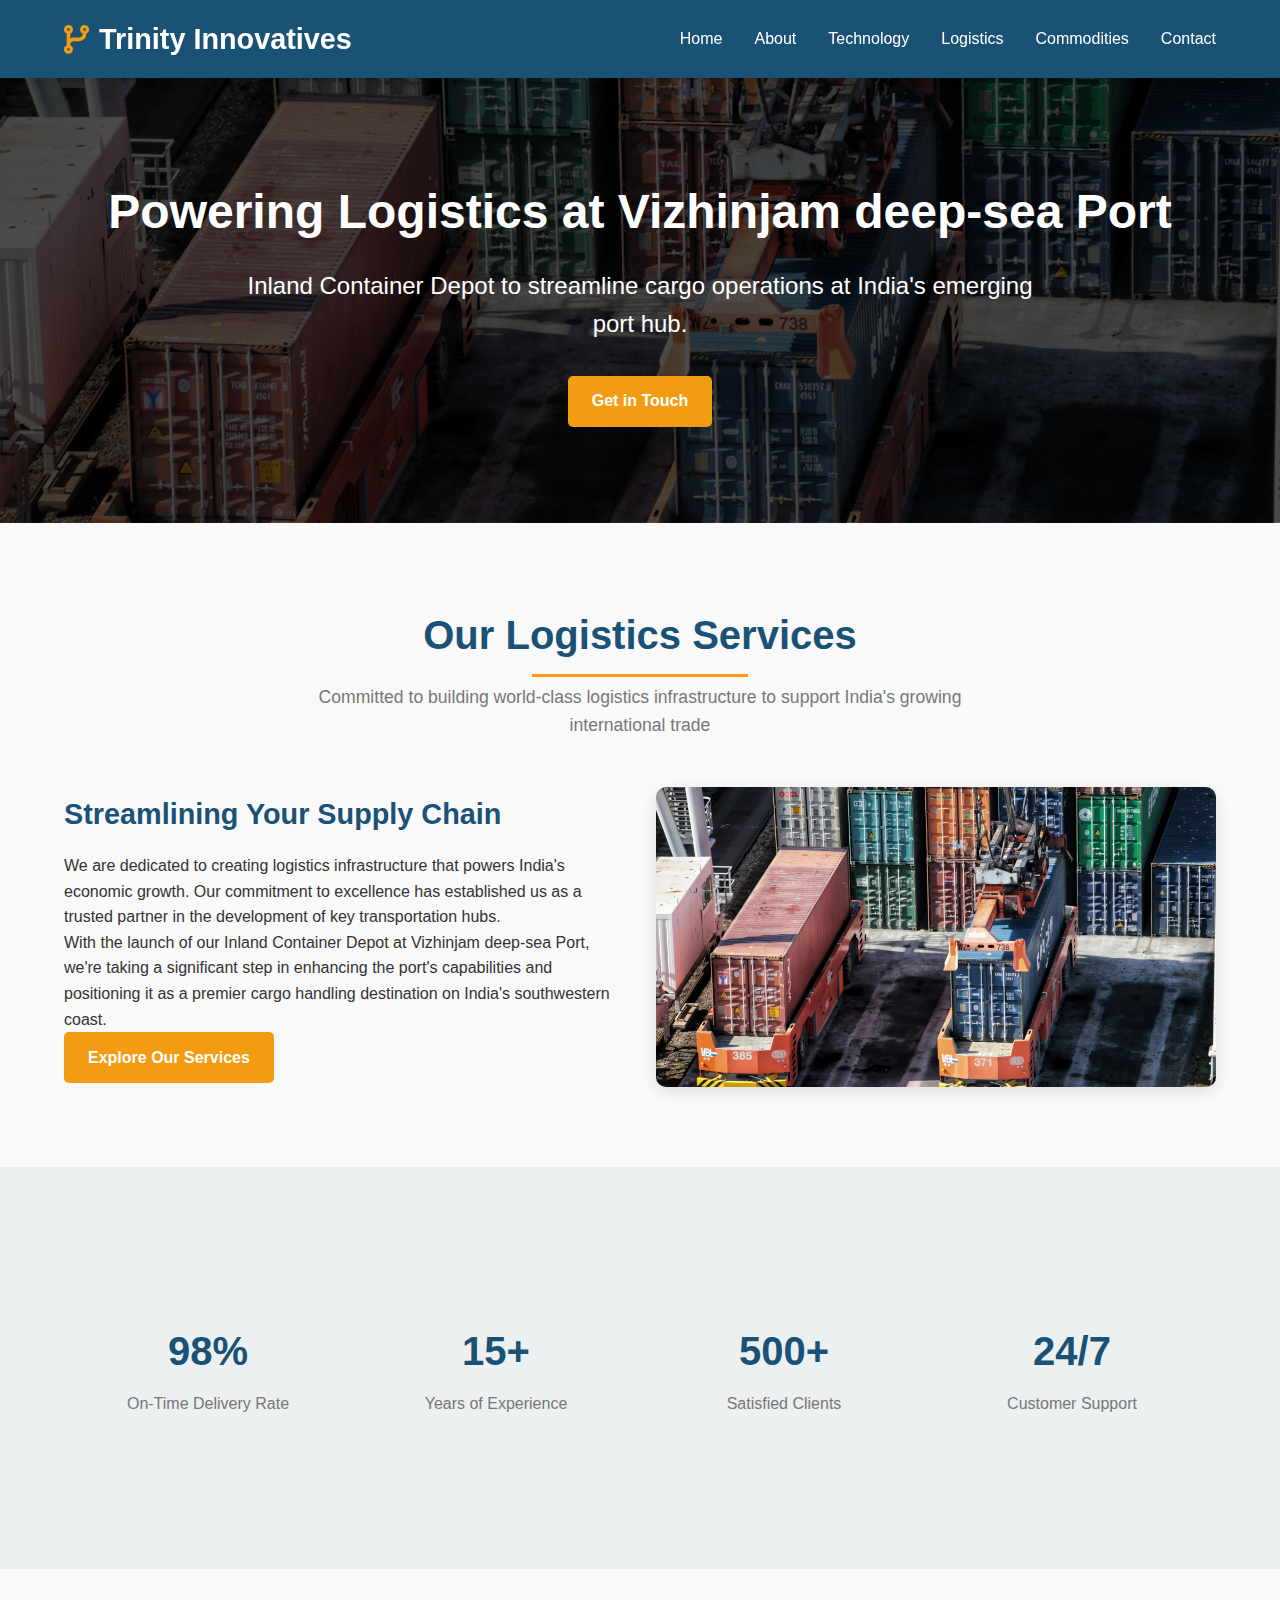
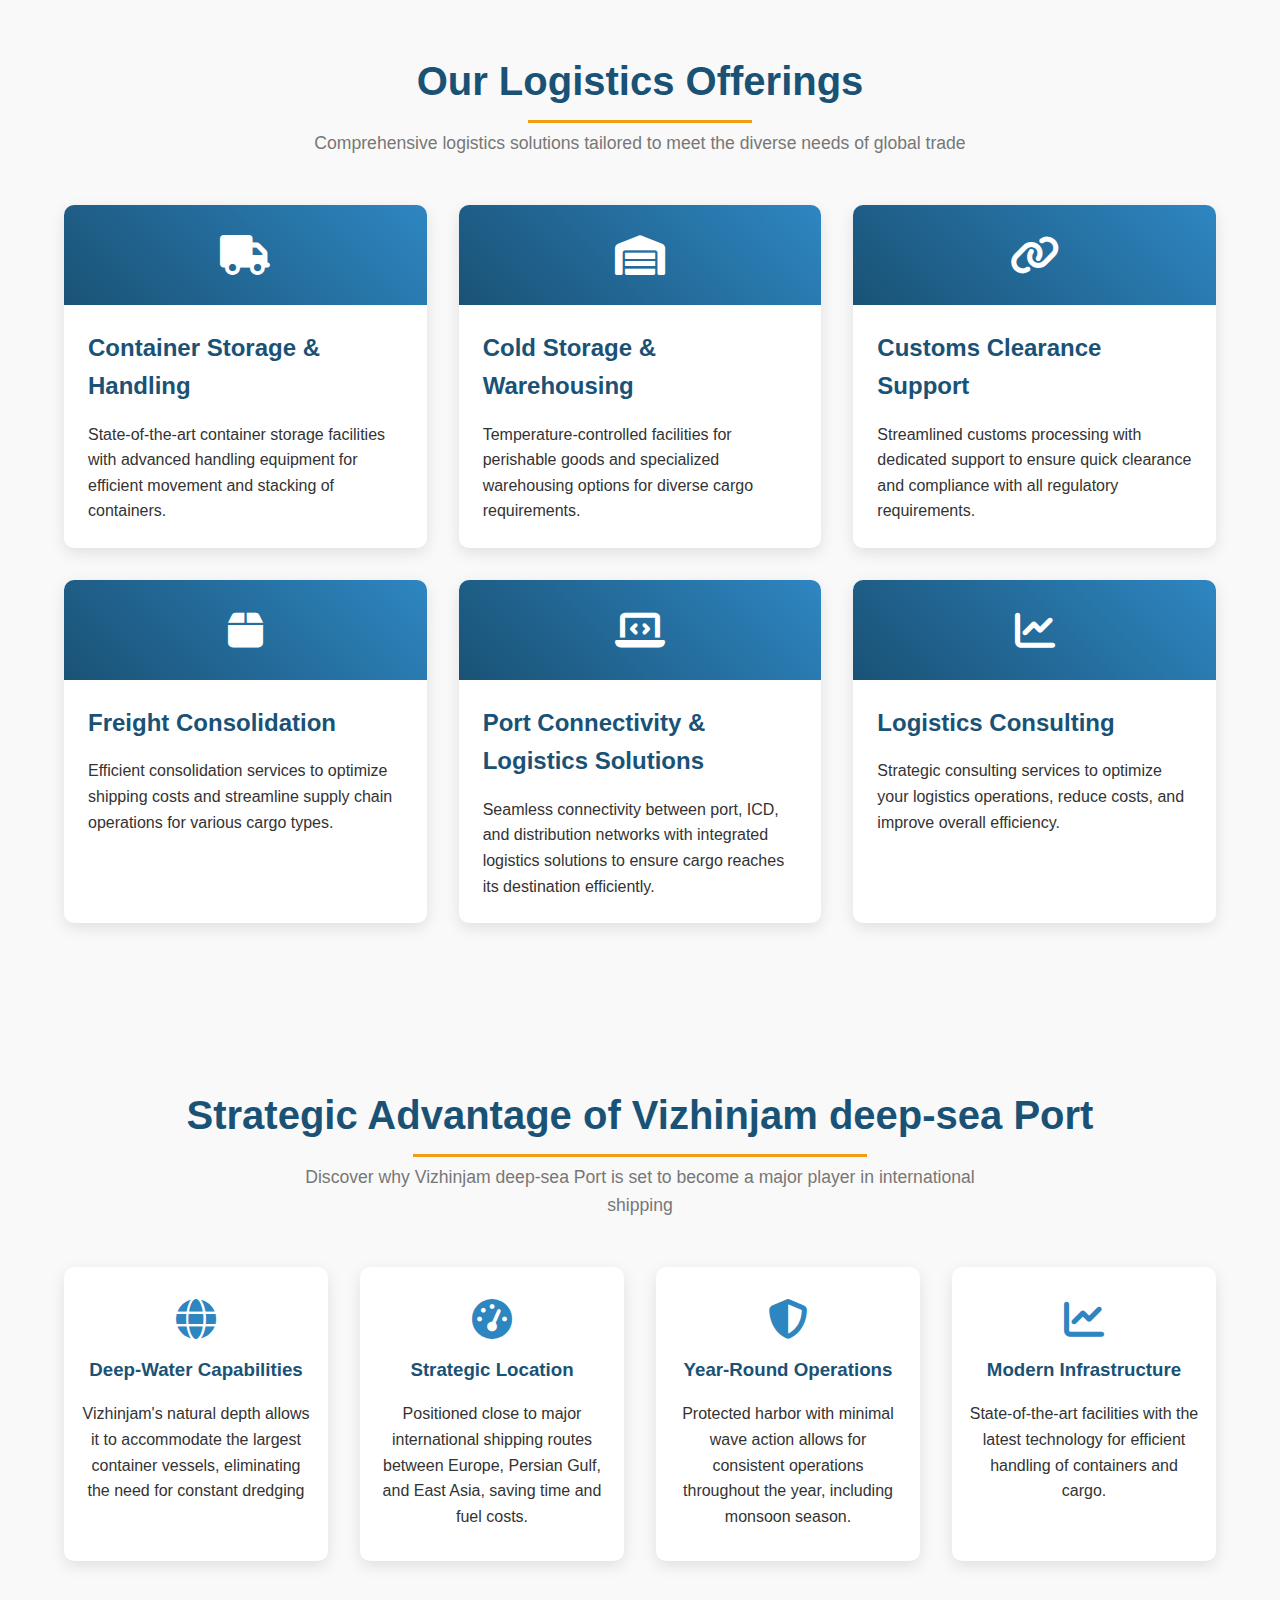
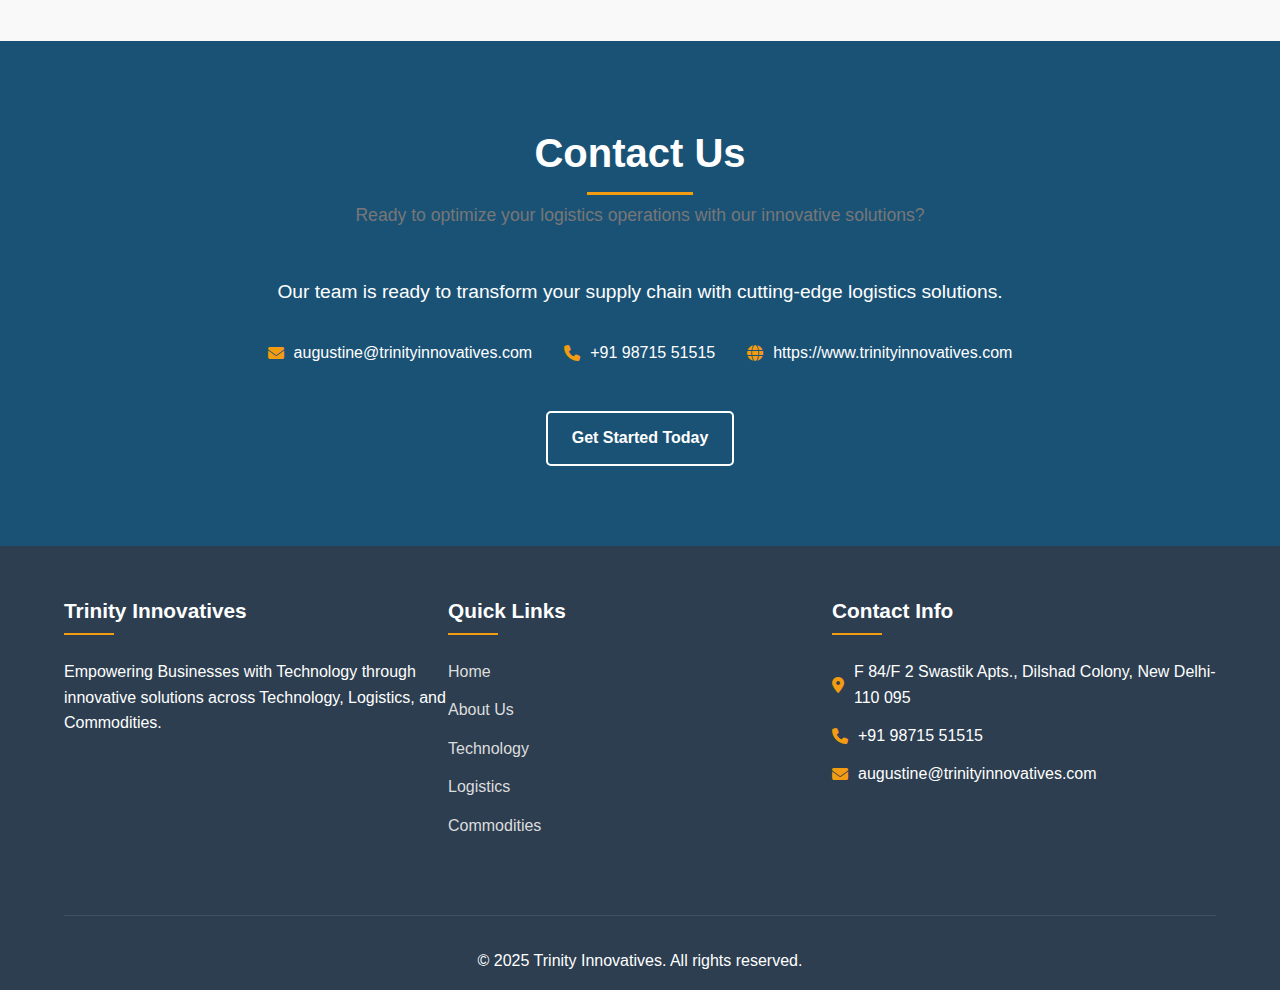
<file: logistics copy.html>
<!DOCTYPE html>
<html lang="en">
<head>
    <meta charset="UTF-8">
    <meta name="viewport" content="width=device-width, initial-scale=1.0">
    <title>Trinity Innovatives - Inland Container Depot, Vizhinjam</title>
    <link rel="stylesheet" href="https://cdnjs.cloudflare.com/ajax/libs/font-awesome/6.4.0/css/all.min.css">
    <style>
        /* Global Styles */
        :root {
            --primary-color: #1a5276;
            --secondary-color: #2e86c1;
            --accent-color: #f39c12;
            --light-color: #ecf0f1;
            --dark-color: #2c3e50;
            --font-main: 'Segoe UI', Tahoma, Geneva, Verdana, sans-serif;
        }
        
        * {
            margin: 0;
            padding: 0;
            box-sizing: border-box;
        }
        
        body {
            font-family: var(--font-main);
            line-height: 1.6;
            color: #333;
            background-color: #f9f9f9;
        }
        
        .container {
            width: 90%;
            max-width: 1200px;
            margin: 0 auto;
        }
        
        /* Header Styles */
        header {
            background-color: var(--primary-color);
            color: white;
            padding: 1rem 0;
            position: sticky;
            top: 0;
            z-index: 100;
            box-shadow: 0 2px 10px rgba(0, 0, 0, 0.1);
        }
        
        nav {
            display: flex;
            justify-content: space-between;
            align-items: center;
        }
        
        .logo {
            font-size: 1.8rem;
            font-weight: bold;
            display: flex;
            align-items: center;
        }
        
        .logo i {
            margin-right: 10px;
            color: var(--accent-color);
        }
        
        .nav-links {
            display: flex;
            list-style: none;
        }
        
        .nav-links li {
            margin-left: 2rem;
        }
        
        .nav-links a {
            color: white;
            text-decoration: none;
            transition: color 0.3s;
            font-weight: 500;
        }
        
        .nav-links a:hover {
            color: var(--accent-color);
        }
        
        /* Hero Section */
        .hero {
            background: linear-gradient(rgba(0, 0, 0, 0.7), rgba(0, 0, 0, 0.7)), url('./containers.jpg');
            background-size: cover;
            background-position: center;
            color: white;
            text-align: center;
            padding: 6rem 1rem;
        }
        
        .hero h1 {
            font-size: 3rem;
            margin-bottom: 1rem;
        }
        
        .hero p {
            font-size: 1.5rem;
            margin-bottom: 2rem;
            max-width: 800px;
            margin-left: auto;
            margin-right: auto;
        }
        
        .btn {
            display: inline-block;
            background-color: var(--accent-color);
            color: white;
            padding: 0.8rem 1.5rem;
            text-decoration: none;
            border-radius: 5px;
            transition: all 0.3s;
            font-weight: 600;
            border: none;
            cursor: pointer;
        }
        
        .btn:hover {
            background-color: #e67e22;
            transform: translateY(-3px);
            box-shadow: 0 5px 15px rgba(0, 0, 0, 0.2);
        }
        
        .btn-outline {
            background-color: transparent;
            border: 2px solid white;
        }
        
        .btn-outline:hover {
            background-color: white;
            color: var(--primary-color);
        }
        
        /* Sections */
        section {
            padding: 5rem 0;
        }
        
        .section-title {
            text-align: center;
            margin-bottom: 3rem;
        }
        
        .section-title h2 {
            font-size: 2.5rem;
            color: var(--primary-color);
            margin-bottom: 1rem;
            position: relative;
            display: inline-block;
        }
        
        .section-title h2:after {
            content: '';
            position: absolute;
            width: 50%;
            height: 3px;
            background-color: var(--accent-color);
            bottom: -10px;
            left: 25%;
        }
        
        .section-title p {
            color: #777;
            max-width: 700px;
            margin: 0 auto;
            font-size: 1.1rem;
        }
        
        /* About Logistics Section */
        .about-content {
            display: flex;
            flex-wrap: wrap;
            justify-content: space-between;
            align-items: center;
        }
        
        .about-text {
            flex: 1;
            min-width: 300px;
            padding-right: 2rem;
        }
        
        .about-text h3 {
            color: var(--primary-color);
            margin-bottom: 1rem;
            font-size: 1.8rem;
        }
        
        .about-image {
            flex: 1;
            min-width: 300px;
            height: 300px;
            border-radius: 10px;
            overflow: hidden;
            box-shadow: 0 5px 15px rgba(0, 0, 0, 0.1);
        }
        
        .about-image img {
            width: 100%;
            height: 100%;
            object-fit: cover;
        }
        
        /* Services Section */
        .services-grid {
            display: grid;
            grid-template-columns: repeat(auto-fit, minmax(300px, 1fr));
            gap: 2rem;
        }
        
        .service-card {
            background-color: white;
            border-radius: 10px;
            overflow: hidden;
            box-shadow: 0 5px 15px rgba(0, 0, 0, 0.1);
            transition: transform 0.3s;
            display: flex;
            flex-direction: column;
        }
        
        .service-card:hover {
            transform: translateY(-10px);
        }
        
        .service-icon {
            background: linear-gradient(45deg, var(--primary-color), var(--secondary-color));
            height: 100px;
            display: flex;
            align-items: center;
            justify-content: center;
            color: white;
            font-size: 2.5rem;
        }
        
        .service-content {
            padding: 1.5rem;
            flex-grow: 1;
        }
        
        .service-content h3 {
            color: var(--primary-color);
            margin-bottom: 1rem;
            font-size: 1.5rem;
        }
        
        .service-content ul {
            list-style-type: none;
            margin: 1rem 0;
        }
        
        .service-content ul li {
            margin-bottom: 0.5rem;
            display: flex;
            align-items: flex-start;
        }
        
        .service-content ul li:before {
            content: '✓';
            color: var(--accent-color);
            font-weight: bold;
            margin-right: 0.5rem;
        }
        
        /* Approach Section */
        .approach-steps {
            display: flex;
            flex-wrap: wrap;
            justify-content: center;
            gap: 2rem;
            margin-top: 3rem;
        }
        
        .step {
            background-color: white;
            border-radius: 10px;
            padding: 1.5rem;
            box-shadow: 0 5px 15px rgba(0, 0, 0, 0.1);
            flex: 1;
            min-width: 250px;
            max-width: 300px;
            text-align: center;
            transition: transform 0.3s;
        }
        
        .step:hover {
            transform: translateY(-5px);
        }
        
        .step-number {
            background-color: var(--primary-color);
            color: white;
            width: 40px;
            height: 40px;
            border-radius: 50%;
            display: flex;
            align-items: center;
            justify-content: center;
            margin: 0 auto 1rem;
            font-weight: bold;
        }
        
        .step h3 {
            color: var(--primary-color);
            margin-bottom: 1rem;
        }
        
        /* Why Choose Us Section */
        .features-grid {
            display: grid;
            grid-template-columns: repeat(auto-fit, minmax(250px, 1fr));
            gap: 2rem;
        }
        
        .feature {
            text-align: center;
            padding: 2rem 1rem;
            background-color: white;
            border-radius: 10px;
            box-shadow: 0 5px 15px rgba(0, 0, 0, 0.1);
            transition: transform 0.3s;
        }
        
        .feature:hover {
            transform: translateY(-5px);
        }
        
        .feature i {
            font-size: 2.5rem;
            color: var(--secondary-color);
            margin-bottom: 1rem;
        }
        
        .feature h3 {
            color: var(--primary-color);
            margin-bottom: 1rem;
        }
        
        /* Stats Section */
        .stats-container {
            display: flex;
            flex-wrap: wrap;
            justify-content: space-around;
            text-align: center;
            margin: 3rem 0;
        }
        
        .stat {
            flex: 1;
            min-width: 200px;
            padding: 1.5rem;
        }
        
        .stat-number {
            font-size: 2.5rem;
            font-weight: bold;
            color: var(--primary-color);
            margin-bottom: 0.5rem;
        }
        
        .stat-text {
            color: #777;
            font-weight: 500;
        }
        
        /* Footer */
        footer {
            background-color: var(--dark-color);
            color: white;
            padding: 3rem 0 1rem;
        }
        
        .footer-content {
            display: flex;
            flex-wrap: wrap;
            justify-content: space-between;
            margin-bottom: 2rem;
        }
        
        .footer-section {
            flex: 1;
            min-width: 300px;
            margin-bottom: 2rem;
        }
        
        .footer-section h3 {
            margin-bottom: 1.5rem;
            font-size: 1.3rem;
            position: relative;
            padding-bottom: 0.5rem;
        }
        
        .footer-section h3:after {
            content: '';
            position: absolute;
            width: 50px;
            height: 2px;
            background-color: var(--accent-color);
            bottom: 0;
            left: 0;
        }
        
        .footer-section ul {
            list-style: none;
        }
        
        .footer-section ul li {
            margin-bottom: 0.8rem;
        }
        
        .footer-section ul li a {
            color: #ddd;
            text-decoration: none;
            transition: color 0.3s;
        }
        
        .footer-section ul li a:hover {
            color: var(--accent-color);
        }
        
        .contact-info {
            display: flex;
            align-items: center;
            margin-bottom: 0.8rem;
        }
        
        .contact-info i {
            margin-right: 10px;
            color: var(--accent-color);
        }
        
        .footer-bottom {
            text-align: center;
            padding-top: 2rem;
            border-top: 1px solid rgba(255, 255, 255, 0.1);
        }
        
        /* Responsive Design */
        @media (max-width: 768px) {
            .nav-links {
                display: none;
            }
            
            .hero h1 {
                font-size: 2.5rem;
            }
            
            .hero p {
                font-size: 1.2rem;
            }
            
            .about-content, .footer-content {
                flex-direction: column;
            }
            
            .about-text {
                padding-right: 0;
                margin-bottom: 2rem;
            }
            
            .section-title h2 {
                font-size: 2rem;
            }
            
            .stats-container {
                flex-direction: column;
                gap: 1.5rem;
            }
        }
    </style>
</head>
<body>
    <!-- Header -->
    <header>
        <div class="container">
            <nav>
                <div class="logo"><i class="fas fa-code-branch"></i>Trinity Innovatives</div>
                <ul class="nav-links">
                    <li><a href="index.html">Home</a></li>
                    <li><a href="about.html">About</a></li>
                    <li><a href="technology.html">Technology</a></li>
                    <li><a href="logistics.html" class="active">Logistics</a></li>
                    <li><a href="commodities.html">Commodities</a></li>
                    <li><a href="contact.html">Contact</a></li>
                </ul>
            </nav>
        </div>
    </header>

    <!-- Hero Section -->
    <section class="hero">
        <div class="container">
            <h1>Powering Logistics at Vizhinjam deep-sea Port</h1>
            <p>Inland Container Depot to streamline cargo operations at India's emerging port hub.</p>
            <a href="#contact" class="btn">Get in Touch</a>
        </div>
    </section>

    <!-- About Logistics Section -->
    <section id="about-logistics">
        <div class="container">
            <div class="section-title">
                <h2>Our Logistics Services</h2>
                <p>Committed to building world-class logistics infrastructure to support India's growing international trade</p>
            </div>
            <div class="about-content">
                <div class="about-text">
                    <h3>Streamlining Your Supply Chain</h3>
                    <p>We are dedicated to creating logistics infrastructure that powers India's economic growth. Our commitment to excellence has established us as a trusted partner in the development of key transportation hubs.</p>
                    <p>With the launch of our Inland Container Depot at Vizhinjam deep-sea Port, we're taking a significant step in enhancing the port's capabilities and positioning it as a premier cargo handling destination on India's southwestern coast.</p>
                    <a href="#services" class="btn">Explore Our Services</a>
                </div>
                <div class="about-image">
                    <img src="./containers.jpg" alt="Logistics Operations">
                </div>
            </div>
        </div>
    </section>

    <!-- Stats Section -->
    <section style="background-color: var(--light-color);">
        <div class="container">
            <div class="stats-container">
                <div class="stat">
                    <div class="stat-number">98%</div>
                    <div class="stat-text">On-Time Delivery Rate</div>
                </div>
                <div class="stat">
                    <div class="stat-number">15+</div>
                    <div class="stat-text">Years of Experience</div>
                </div>
                <div class="stat">
                    <div class="stat-number">500+</div>
                    <div class="stat-text">Satisfied Clients</div>
                </div>
                <div class="stat">
                    <div class="stat-number">24/7</div>
                    <div class="stat-text">Customer Support</div>
                </div>
            </div>
        </div>
    </section>

    <!-- Services Section -->
    <section id="services" class="services">
        <div class="container">
            <div class="section-title">
                <h2>Our Logistics Offerings</h2>
                <p>Comprehensive logistics solutions tailored to meet the diverse needs of global trade</p>
            </div>
            <div class="services-grid">
                <div class="service-card">
                    <div class="service-icon">
                        <i class="fas fa-truck"></i>
                    </div>
                    <div class="service-content">
                        <h3>Container Storage & Handling</h3>
                        <p>State-of-the-art container storage facilities with advanced handling equipment for efficient movement and stacking of containers.</p>
                    </div>
                </div>

                <div class="service-card">
                    <div class="service-icon">
                        <i class="fas fa-warehouse"></i>
                    </div>
                    <div class="service-content">
                        <h3>Cold Storage & Warehousing</h3>
                        <p>Temperature-controlled facilities for perishable goods and specialized warehousing options for diverse cargo requirements.</p>
                    </div>
                </div>

                <div class="service-card">
                    <div class="service-icon">
                        <i class="fas fa-link"></i>
                    </div>
                    <div class="service-content">
                        <h3>Customs Clearance Support</h3>
                        <p>Streamlined customs processing with dedicated support to ensure quick clearance and compliance with all regulatory requirements.</p>
                     </div>
                </div>

                <div class="service-card">
                    <div class="service-icon">
                        <i class="fas fa-box"></i>
                    </div>
                    <div class="service-content">
                        <h3>Freight Consolidation</h3>
                        <p>Efficient consolidation services to optimize shipping costs and streamline supply chain operations for various cargo types.</p>
                    </div>
                </div>

                <div class="service-card">
                    <div class="service-icon">
                        <i class="fas fa-laptop-code"></i>
                    </div>
                    <div class="service-content">
                        <h3>Port Connectivity & Logistics Solutions</h3>
                        <p>Seamless connectivity between port, ICD, and distribution networks with integrated logistics solutions to ensure cargo reaches its destination efficiently.</p>
                    </div>
                </div>

                <div class="service-card">
                    <div class="service-icon">
                        <i class="fas fa-chart-line"></i>
                    </div>
                    <div class="service-content">
                        <h3>Logistics Consulting</h3>
                        <p>Strategic consulting services to optimize your logistics operations, reduce costs, and improve overall efficiency.</p>
                    </div>
                </div>
            </div>
        </div>
    </section>

    <!-- Why VizhinjamSection -->
    <section id="why-choose">
        <div class="container">
            <div class="section-title">
                <h2>Strategic Advantage of Vizhinjam deep-sea Port</h2>
                <p>Discover why Vizhinjam deep-sea Port is set to become a major player in international shipping</p>
            </div>
            <div class="features-grid">
                <div class="feature">
                    <i class="fas fa-globe"></i>
                    <h3>Deep-Water Capabilities</h3>
                    <p>Vizhinjam's natural depth allows it to accommodate the largest container vessels, eliminating the need for constant dredging</p>
                </div>
                <div class="feature">
                    <i class="fas fa-tachometer-alt"></i>
                    <h3>Strategic Location</h3>
                    <p>Positioned close to major international shipping routes between Europe, Persian Gulf, and East Asia, saving time and fuel costs.</p>
                </div>
                <div class="feature">
                    <i class="fas fa-shield-alt"></i>
                    <h3>Year-Round Operations</h3>
                    <p>Protected harbor with minimal wave action allows for consistent operations throughout the year, including monsoon season.</p>
                </div>
                <div class="feature">
                    <i class="fas fa-chart-line"></i>
                    <h3>Modern Infrastructure</h3>
                    <p>State-of-the-art facilities with the latest technology for efficient handling of containers and cargo.</p>
                </div>
            </div>
        </div>
    </section>





    <!-- Contact Section -->
    <section id="contact" style="background-color: var(--primary-color); color: white;">
        <div class="container">
            <div class="section-title">
                <h2 style="color: white;">Contact Us</h2>
                <p>Ready to optimize your logistics operations with our innovative solutions?</p>
            </div>
            <div style="text-align: center; max-width: 800px; margin: 0 auto;">
                <p style="margin-bottom: 2rem; font-size: 1.2rem;">Our team is ready to transform your supply chain with cutting-edge logistics solutions.</p>
                <div style="display: flex; flex-wrap: wrap; justify-content: center; gap: 2rem; margin-bottom: 2rem;">
                    <div class="contact-info">
                        <i class="fas fa-envelope"></i>
                        <span>augustine@trinityinnovatives.com</span>
                    </div>
                    <div class="contact-info">
                        <i class="fas fa-phone"></i>
                        <span>+91 98715 51515</span>
                    </div>
                    <div class="contact-info">
                        <i class="fas fa-globe"></i>
                        <span>https://www.trinityinnovatives.com</span>
                    </div>
                </div>
                <a href="contact.html" class="btn btn-outline">Get Started Today</a>
            </div>
        </div>
    </section>

    <!-- Footer -->
    <footer>
        <div class="container">
            <div class="footer-content">
                <div class="footer-section">
                    <h3>Trinity Innovatives</h3>
                    <p>Empowering Businesses with Technology through innovative solutions across Technology, Logistics, and Commodities.</p>
                </div>
                <div class="footer-section">
                    <h3>Quick Links</h3>
                    <ul>
                        <li><a href="index.html">Home</a></li>
                        <li><a href="about.html">About Us</a></li>
                        <li><a href="technology.html">Technology</a></li>
                        <li><a href="logistics.html">Logistics</a></li>
                        <li><a href="commodities.html">Commodities</a></li>
                    </ul>
                </div>
                <div class="footer-section">
                    <h3>Contact Info</h3>
                    <div class="contact-info">
                        <i class="fas fa-map-marker-alt"></i>
                        <span>F 84/F 2 Swastik Apts., Dilshad Colony, New Delhi-110 095</span>
                    </div>
                    <div class="contact-info">
                        <i class="fas fa-phone"></i>
                        <span>+91 98715 51515</span>
                    </div>
                    <div class="contact-info">
                        <i class="fas fa-envelope"></i>
                        <span>augustine@trinityinnovatives.com</span>
                    </div>
                </div>
            </div>
            <div class="footer-bottom">
                <p>&copy; 2025 Trinity Innovatives. All rights reserved.</p>
            </div>
        </div>
    </footer>

    <script>
        // Simple form submission handling
        document.addEventListener('DOMContentLoaded', function() {
            // Smooth scrolling for navigation links
            document.querySelectorAll('a[href^="#"]').forEach(anchor => {
                anchor.addEventListener('click', function (e) {
                    e.preventDefault();
                    
                    const targetId = this.getAttribute('href');
                    if (targetId === '#') return;
                    
                    const targetElement = document.querySelector(targetId);
                    if (targetElement) {
                        window.scrollTo({
                            top: targetElement.offsetTop - 80,
                            behavior: 'smooth'
                        });
                    }
                });
            });
            
            // Animation on scroll
            const observerOptions = {
                root: null,
                rootMargin: '0px',
                threshold: 0.1
            };
            
            const observer = new IntersectionObserver((entries) => {
                entries.forEach(entry => {
                    if (entry.isIntersecting) {
                        entry.target.classList.add('animate');
                    }
                });
            }, observerOptions);
            
            document.querySelectorAll('.service-card, .step, .feature').forEach(el => {
                observer.observe(el);
            });
        });
    </script>
</body>
</html>
</file>
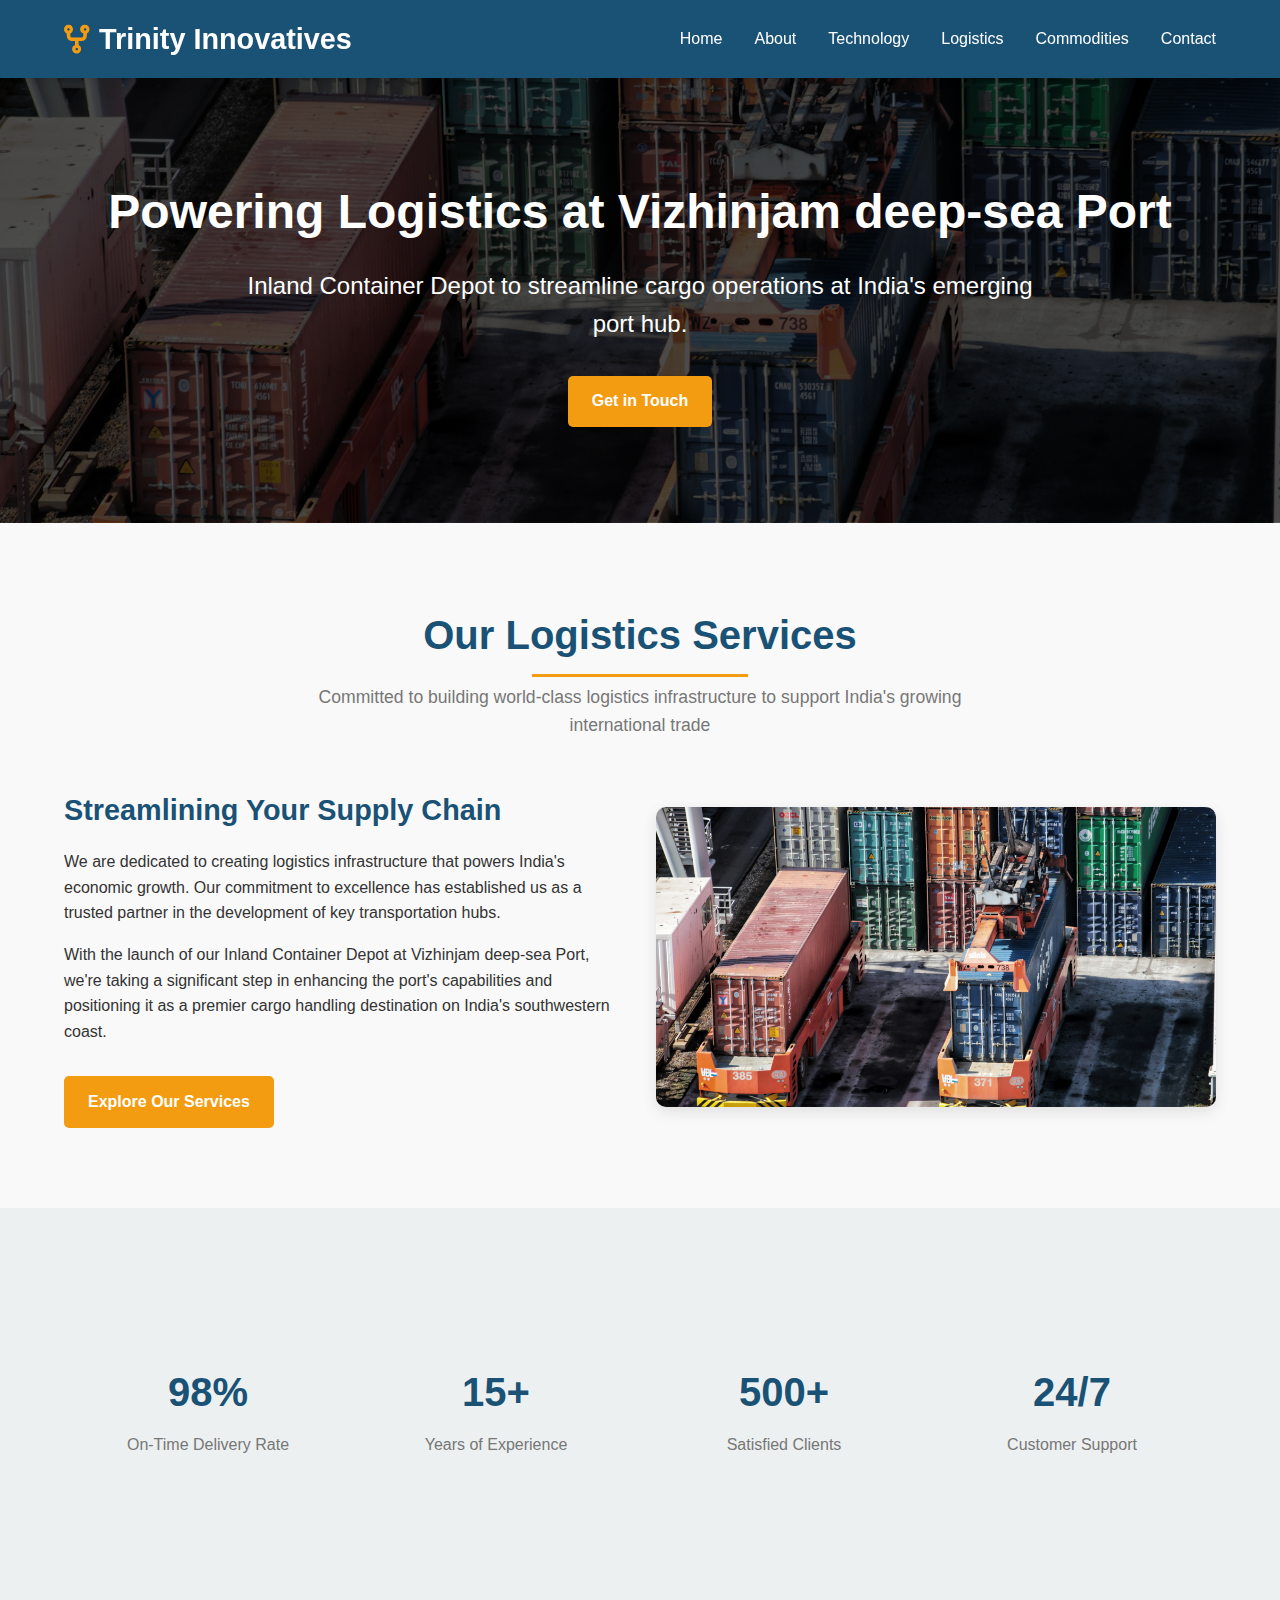
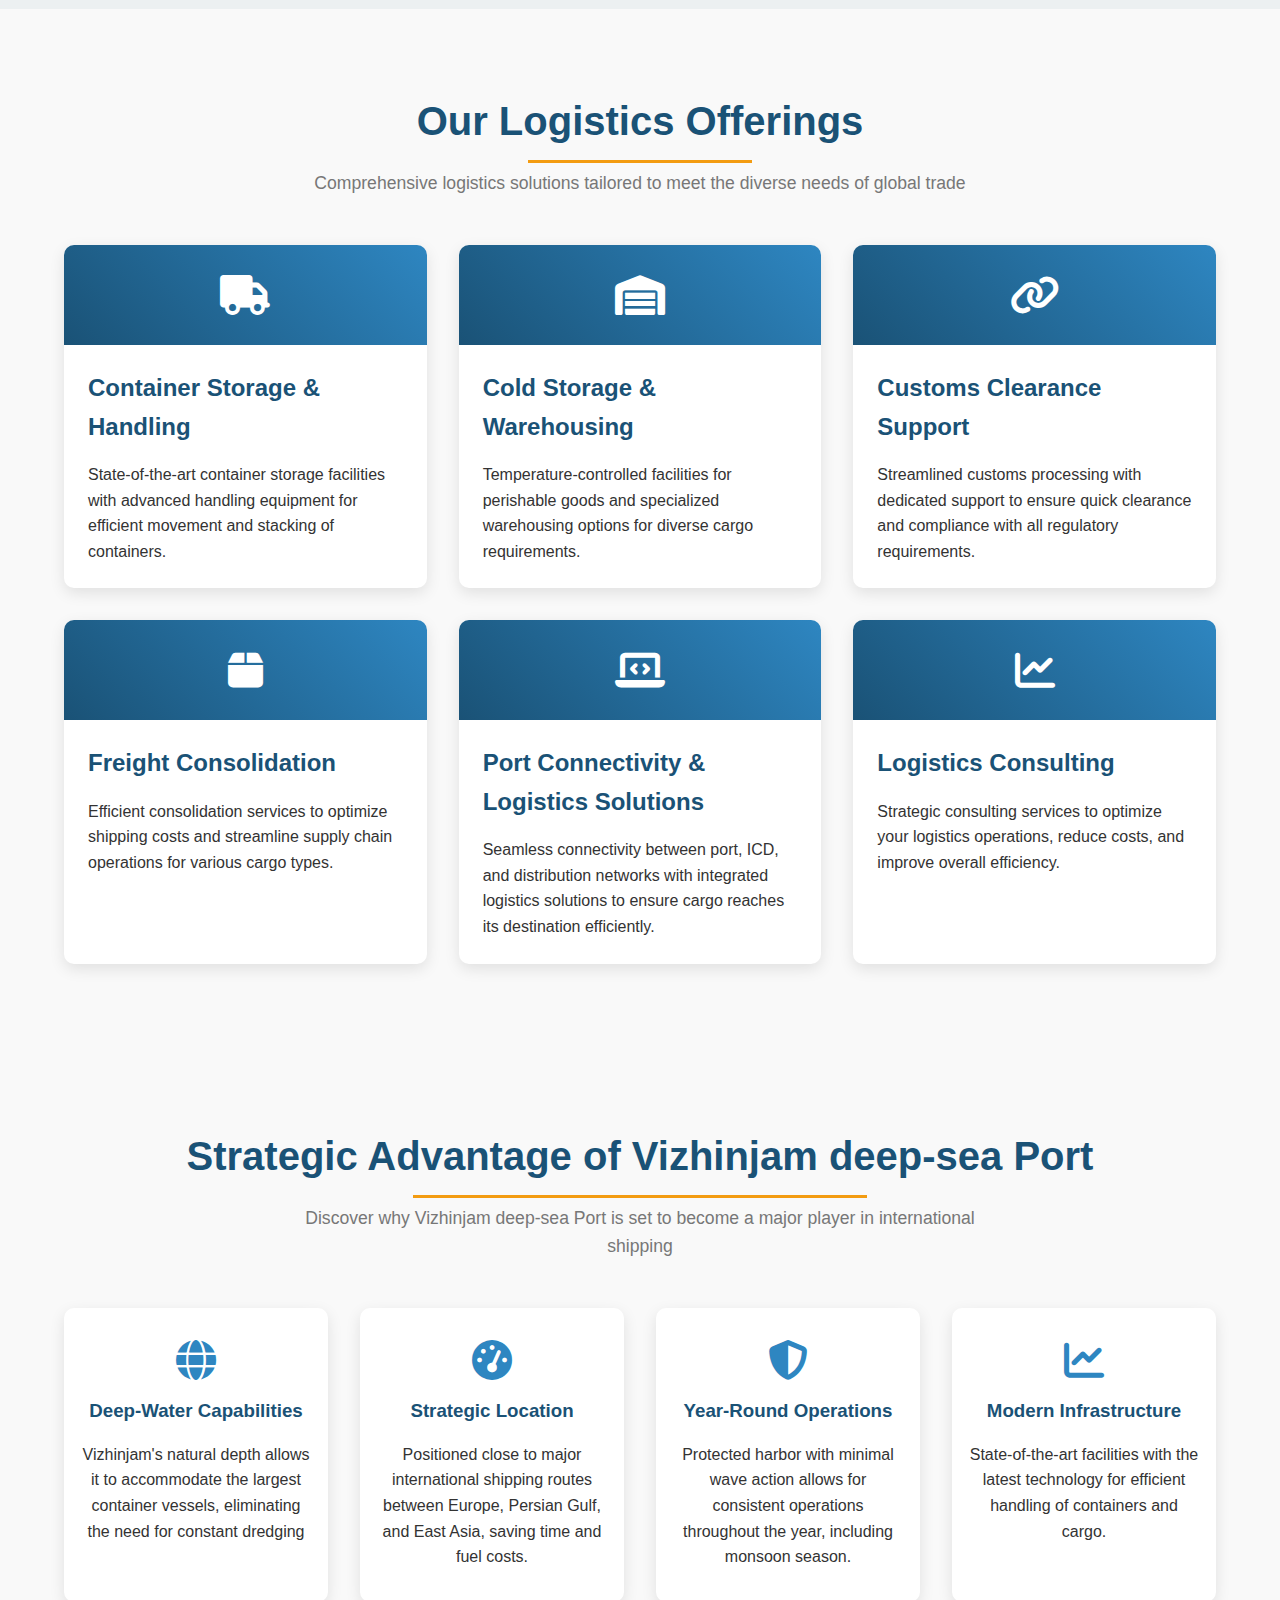
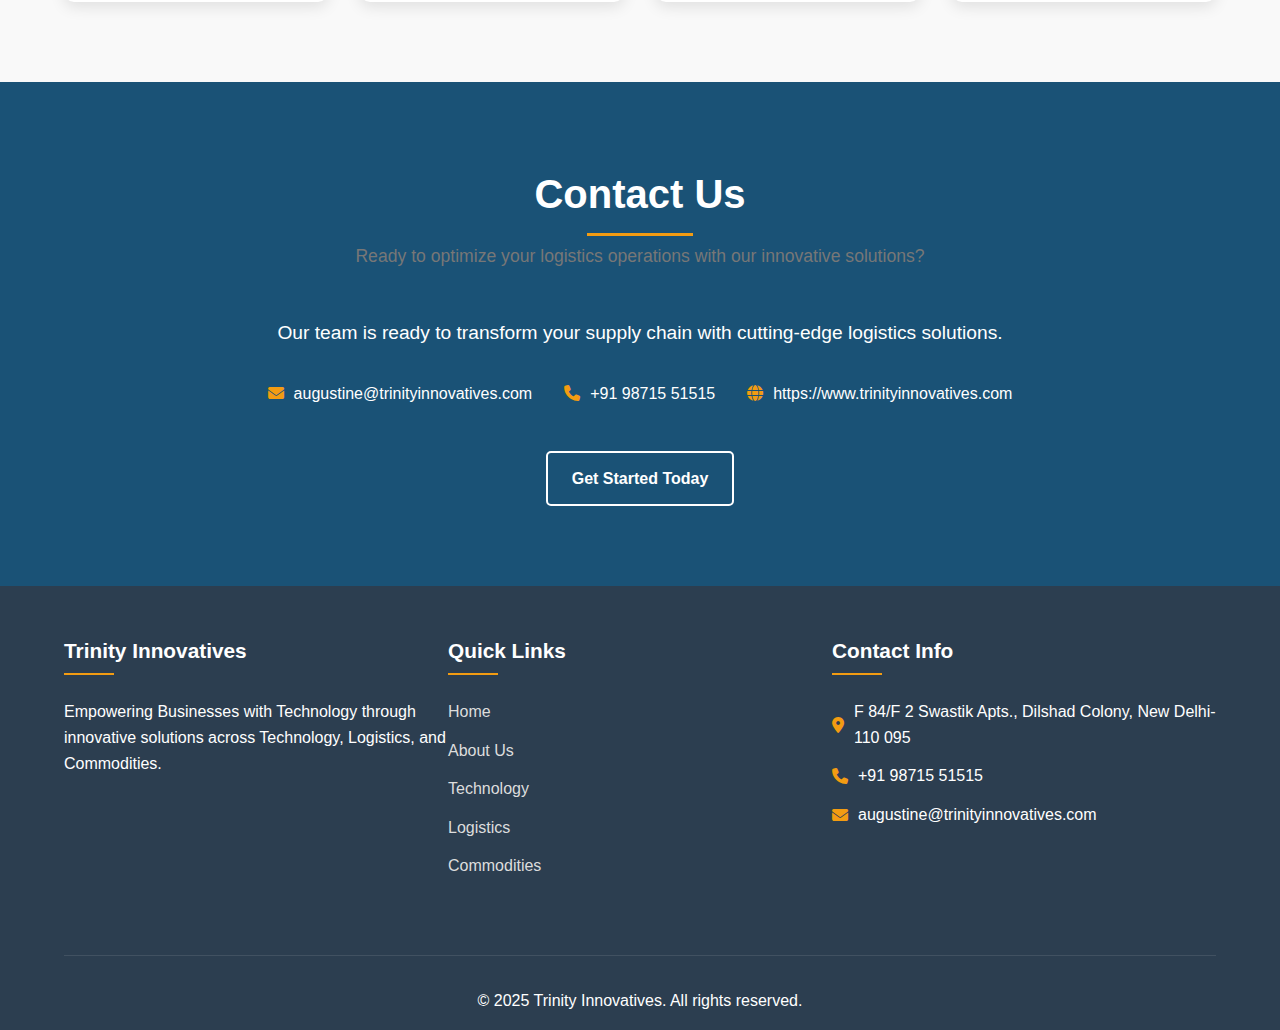
<file: logistics.html>
<!DOCTYPE html>
<html lang="en">

<head>
    <meta charset="UTF-8">
    <meta name="viewport" content="width=device-width, initial-scale=1.0">
    <title>Trinity Innovatives - Inland Container Depot, Vizhinjam</title>
    <link rel="stylesheet" href="https://cdnjs.cloudflare.com/ajax/libs/font-awesome/6.4.0/css/all.min.css">
    <style>
        /* Global Styles */
        :root {
            --primary-color: #1a5276;
            --secondary-color: #2e86c1;
            --accent-color: #f39c12;
            --light-color: #ecf0f1;
            --dark-color: #2c3e50;
            --font-main: 'Segoe UI', Tahoma, Geneva, Verdana, sans-serif;
        }

        * {
            margin: 0;
            padding: 0;
            box-sizing: border-box;
        }

        body {
            font-family: var(--font-main);
            line-height: 1.6;
            color: #333;
            background-color: #f9f9f9;
        }

        .container {
            width: 90%;
            max-width: 1200px;
            margin: 0 auto;
        }

        /* Header Styles */
        header {
            background-color: var(--primary-color);
            color: white;
            padding: 1rem 0;
            position: sticky;
            top: 0;
            z-index: 100;
            box-shadow: 0 2px 10px rgba(0, 0, 0, 0.1);
        }

        nav {
            display: flex;
            justify-content: space-between;
            align-items: center;
        }

        .logo {
            font-size: 1.8rem;
            font-weight: bold;
            display: flex;
            align-items: center;
        }

        .logo i {
            margin-right: 10px;
            color: var(--accent-color);
        }

        .nav-links {
            display: flex;
            list-style: none;
        }

        .nav-links li {
            margin-left: 2rem;
        }

        .nav-links a {
            color: white;
            text-decoration: none;
            transition: color 0.3s;
            font-weight: 500;
        }

        .nav-links a:hover {
            color: var(--accent-color);
        }

        /* Hero Section */
        .hero {
            background: linear-gradient(rgba(0, 0, 0, 0.7), rgba(0, 0, 0, 0.7)), url('./containers.jpg');
            background-size: cover;
            background-position: center;
            color: white;
            text-align: center;
            padding: 6rem 1rem;
        }

        .hero h1 {
            font-size: 3rem;
            margin-bottom: 1rem;
        }

        .hero p {
            font-size: 1.5rem;
            margin-bottom: 2rem;
            max-width: 800px;
            margin-left: auto;
            margin-right: auto;
        }

        .btn {
            display: inline-block;
            background-color: var(--accent-color);
            color: white;
            padding: 0.8rem 1.5rem;
            text-decoration: none;
            border-radius: 5px;
            transition: all 0.3s;
            font-weight: 600;
            border: none;
            cursor: pointer;
        }

        .btn:hover {
            background-color: #e67e22;
            transform: translateY(-3px);
            box-shadow: 0 5px 15px rgba(0, 0, 0, 0.2);
        }

        .btn-outline {
            background-color: transparent;
            border: 2px solid white;
        }

        .btn-outline:hover {
            background-color: white;
            color: var(--primary-color);
        }

        /* Sections */
        section {
            padding: 5rem 0;
        }

        .section-title {
            text-align: center;
            margin-bottom: 3rem;
        }

        .section-title h2 {
            font-size: 2.5rem;
            color: var(--primary-color);
            margin-bottom: 1rem;
            position: relative;
            display: inline-block;
        }

        .section-title h2:after {
            content: '';
            position: absolute;
            width: 50%;
            height: 3px;
            background-color: var(--accent-color);
            bottom: -10px;
            left: 25%;
        }

        .section-title p {
            color: #777;
            max-width: 700px;
            margin: 0 auto;
            font-size: 1.1rem;
        }

        /* About Logistics Section */
        .about-content {
            display: flex;
            flex-wrap: wrap;
            justify-content: space-between;
            align-items: center;
        }

        .about-text {
            flex: 1;
            min-width: 300px;
            padding-right: 2rem;
        }

        .about-text h3 {
            color: var(--primary-color);
            margin-bottom: 1rem;
            font-size: 1.8rem;
        }

        .about-text p {
            margin-bottom: 1rem;
        }

        .about-text a {
            margin-top: 1rem;
            display: inline-block;
        }

        .about-image {
            flex: 1;
            min-width: 300px;
            height: 300px;
            border-radius: 10px;
            overflow: hidden;
            box-shadow: 0 5px 15px rgba(0, 0, 0, 0.1);
        }

        .about-image img {
            width: 100%;
            height: 100%;
            object-fit: cover;
        }

        /* Services Section */
        .services-grid {
            display: grid;
            grid-template-columns: repeat(auto-fit, minmax(300px, 1fr));
            gap: 2rem;
        }

        .service-card {
            background-color: white;
            border-radius: 10px;
            overflow: hidden;
            box-shadow: 0 5px 15px rgba(0, 0, 0, 0.1);
            transition: transform 0.3s;
            display: flex;
            flex-direction: column;
        }

        .service-card:hover {
            transform: translateY(-10px);
        }

        .service-icon {
            background: linear-gradient(45deg, var(--primary-color), var(--secondary-color));
            height: 100px;
            display: flex;
            align-items: center;
            justify-content: center;
            color: white;
            font-size: 2.5rem;
        }

        .service-content {
            padding: 1.5rem;
            flex-grow: 1;
        }

        .service-content h3 {
            color: var(--primary-color);
            margin-bottom: 1rem;
            font-size: 1.5rem;
        }

        .service-content ul {
            list-style-type: none;
            margin: 1rem 0;
        }

        .service-content ul li {
            margin-bottom: 0.5rem;
            display: flex;
            align-items: flex-start;
        }

        .service-content ul li:before {
            content: '✓';
            color: var(--accent-color);
            font-weight: bold;
            margin-right: 0.5rem;
        }

        /* Approach Section */
        .approach-steps {
            display: flex;
            flex-wrap: wrap;
            justify-content: center;
            gap: 2rem;
            margin-top: 3rem;
        }

        .step {
            background-color: white;
            border-radius: 10px;
            padding: 1.5rem;
            box-shadow: 0 5px 15px rgba(0, 0, 0, 0.1);
            flex: 1;
            min-width: 250px;
            max-width: 300px;
            text-align: center;
            transition: transform 0.3s;
        }

        .step:hover {
            transform: translateY(-5px);
        }

        .step-number {
            background-color: var(--primary-color);
            color: white;
            width: 40px;
            height: 40px;
            border-radius: 50%;
            display: flex;
            align-items: center;
            justify-content: center;
            margin: 0 auto 1rem;
            font-weight: bold;
        }

        .step h3 {
            color: var(--primary-color);
            margin-bottom: 1rem;
        }

        /* Why Choose Us Section */
        .features-grid {
            display: grid;
            grid-template-columns: repeat(auto-fit, minmax(250px, 1fr));
            gap: 2rem;
        }

        .feature {
            text-align: center;
            padding: 2rem 1rem;
            background-color: white;
            border-radius: 10px;
            box-shadow: 0 5px 15px rgba(0, 0, 0, 0.1);
            transition: transform 0.3s;
        }

        .feature:hover {
            transform: translateY(-5px);
        }

        .feature i {
            font-size: 2.5rem;
            color: var(--secondary-color);
            margin-bottom: 1rem;
        }

        .feature h3 {
            color: var(--primary-color);
            margin-bottom: 1rem;
        }

        /* Stats Section */
        .stats-container {
            display: flex;
            flex-wrap: wrap;
            justify-content: space-around;
            text-align: center;
            margin: 3rem 0;
        }

        .stat {
            flex: 1;
            min-width: 200px;
            padding: 1.5rem;
        }

        .stat-number {
            font-size: 2.5rem;
            font-weight: bold;
            color: var(--primary-color);
            margin-bottom: 0.5rem;
        }

        .stat-text {
            color: #777;
            font-weight: 500;
        }

        /* Footer */
        footer {
            background-color: var(--dark-color);
            color: white;
            padding: 3rem 0 1rem;
        }

        .footer-content {
            display: flex;
            flex-wrap: wrap;
            justify-content: space-between;
            margin-bottom: 2rem;
        }

        .footer-section {
            flex: 1;
            min-width: 300px;
            margin-bottom: 2rem;
        }

        .footer-section h3 {
            margin-bottom: 1.5rem;
            font-size: 1.3rem;
            position: relative;
            padding-bottom: 0.5rem;
        }

        .footer-section h3:after {
            content: '';
            position: absolute;
            width: 50px;
            height: 2px;
            background-color: var(--accent-color);
            bottom: 0;
            left: 0;
        }

        .footer-section ul {
            list-style: none;
        }

        .footer-section ul li {
            margin-bottom: 0.8rem;
        }

        .footer-section ul li a {
            color: #ddd;
            text-decoration: none;
            transition: color 0.3s;
        }

        .footer-section ul li a:hover {
            color: var(--accent-color);
        }

        .contact-info {
            display: flex;
            align-items: center;
            margin-bottom: 0.8rem;
        }

        .contact-info i {
            margin-right: 10px;
            color: var(--accent-color);
        }

        .footer-bottom {
            text-align: center;
            padding-top: 2rem;
            border-top: 1px solid rgba(255, 255, 255, 0.1);
        }


        .hamburger {
            display: none;
            font-size: 1.8rem;
            color: white;
            cursor: pointer;
        }

        @media (max-width: 768px) {
            .hamburger {
                display: block;
            }

            .nav-links {
                display: none;
                position: absolute;
                top: 100%;
                right: 0;
                background-color: var(--primary-color);
                flex-direction: column;
                width: 200px;
                padding: 1rem;
                box-shadow: 0 5px 15px rgba(0, 0, 0, 0.2);
                border-radius: 0 0 5px 5px;
            }

            .nav-links li {
                margin: 1rem 0;
            }

            .nav-links.show {
                display: flex;
            }

            .about-content,
            .footer-content {
                flex-direction: column;
            }

            .about-text {
                padding-right: 0;
                margin-bottom: 2rem;
            }
        }
    </style>
</head>

<body>
    <!-- Header -->
    <header>
        <div class="container">
            <nav>
                <div class="logo"><i class="fas fa-code-fork"></i>Trinity Innovatives</div>
                <div class="hamburger" id="hamburger">
                    <i class="fas fa-bars"></i>
                </div>
                <ul class="nav-links" id="nav-links">
                    <li><a href="index.html">Home</a></li>
                    <li><a href="about.html" class="active">About</a></li>
                    <li><a href="technology.html">Technology</a></li>
                    <li><a href="logistics.html">Logistics</a></li>
                    <li><a href="commodities.html">Commodities</a></li>
                    <li><a href="contact.html">Contact</a></li>
                </ul>
            </nav>
        </div>
    </header>

    <!-- Hero Section -->
    <section class="hero">
        <div class="container">
            <h1>Powering Logistics at Vizhinjam deep-sea Port</h1>
            <p>Inland Container Depot to streamline cargo operations at India's emerging port hub.</p>
            <a href="#contact" class="btn">Get in Touch</a>
        </div>
    </section>

    <!-- About Logistics Section -->
    <section id="about-logistics">
        <div class="container">
            <div class="section-title">
                <h2>Our Logistics Services</h2>
                <p>Committed to building world-class logistics infrastructure to support India's growing international
                    trade</p>
            </div>
            <div class="about-content">
                <div class="about-text">
                    <h3>Streamlining Your Supply Chain</h3>
                    <p>We are dedicated to creating logistics infrastructure that powers India's economic growth. Our
                        commitment to excellence has established us as a trusted partner in the development of key
                        transportation hubs.</p>
                    <p>With the launch of our Inland Container Depot at Vizhinjam deep-sea Port, we're taking a
                        significant step in enhancing the port's capabilities and positioning it as a premier cargo
                        handling destination on India's southwestern coast.</p>
                    <a href="#services" class="btn">Explore Our Services</a>
                </div>
                <div class="about-image">
                    <img src="./containers.jpg" alt="Logistics Operations">
                </div>
            </div>
        </div>
    </section>

    <!-- Stats Section -->
    <section style="background-color: var(--light-color);">
        <div class="container">
            <div class="stats-container">
                <div class="stat">
                    <div class="stat-number">98%</div>
                    <div class="stat-text">On-Time Delivery Rate</div>
                </div>
                <div class="stat">
                    <div class="stat-number">15+</div>
                    <div class="stat-text">Years of Experience</div>
                </div>
                <div class="stat">
                    <div class="stat-number">500+</div>
                    <div class="stat-text">Satisfied Clients</div>
                </div>
                <div class="stat">
                    <div class="stat-number">24/7</div>
                    <div class="stat-text">Customer Support</div>
                </div>
            </div>
        </div>
    </section>

    <!-- Services Section -->
    <section id="services" class="services">
        <div class="container">
            <div class="section-title">
                <h2>Our Logistics Offerings</h2>
                <p>Comprehensive logistics solutions tailored to meet the diverse needs of global trade</p>
            </div>
            <div class="services-grid">
                <div class="service-card">
                    <div class="service-icon">
                        <i class="fas fa-truck"></i>
                    </div>
                    <div class="service-content">
                        <h3>Container Storage & Handling</h3>
                        <p>State-of-the-art container storage facilities with advanced handling equipment for efficient
                            movement and stacking of containers.</p>
                    </div>
                </div>

                <div class="service-card">
                    <div class="service-icon">
                        <i class="fas fa-warehouse"></i>
                    </div>
                    <div class="service-content">
                        <h3>Cold Storage & Warehousing</h3>
                        <p>Temperature-controlled facilities for perishable goods and specialized warehousing options
                            for diverse cargo requirements.</p>
                    </div>
                </div>

                <div class="service-card">
                    <div class="service-icon">
                        <i class="fas fa-link"></i>
                    </div>
                    <div class="service-content">
                        <h3>Customs Clearance Support</h3>
                        <p>Streamlined customs processing with dedicated support to ensure quick clearance and
                            compliance with all regulatory requirements.</p>
                    </div>
                </div>

                <div class="service-card">
                    <div class="service-icon">
                        <i class="fas fa-box"></i>
                    </div>
                    <div class="service-content">
                        <h3>Freight Consolidation</h3>
                        <p>Efficient consolidation services to optimize shipping costs and streamline supply chain
                            operations for various cargo types.</p>
                    </div>
                </div>

                <div class="service-card">
                    <div class="service-icon">
                        <i class="fas fa-laptop-code"></i>
                    </div>
                    <div class="service-content">
                        <h3>Port Connectivity & Logistics Solutions</h3>
                        <p>Seamless connectivity between port, ICD, and distribution networks with integrated logistics
                            solutions to ensure cargo reaches its destination efficiently.</p>
                    </div>
                </div>

                <div class="service-card">
                    <div class="service-icon">
                        <i class="fas fa-chart-line"></i>
                    </div>
                    <div class="service-content">
                        <h3>Logistics Consulting</h3>
                        <p>Strategic consulting services to optimize your logistics operations, reduce costs, and
                            improve overall efficiency.</p>
                    </div>
                </div>
            </div>
        </div>
    </section>

    <!-- Why VizhinjamSection -->
    <section id="why-choose">
        <div class="container">
            <div class="section-title">
                <h2>Strategic Advantage of Vizhinjam deep-sea Port</h2>
                <p>Discover why Vizhinjam deep-sea Port is set to become a major player in international shipping</p>
            </div>
            <div class="features-grid">
                <div class="feature">
                    <i class="fas fa-globe"></i>
                    <h3>Deep-Water Capabilities</h3>
                    <p>Vizhinjam's natural depth allows it to accommodate the largest container vessels, eliminating the
                        need for constant dredging</p>
                </div>
                <div class="feature">
                    <i class="fas fa-tachometer-alt"></i>
                    <h3>Strategic Location</h3>
                    <p>Positioned close to major international shipping routes between Europe, Persian Gulf, and East
                        Asia, saving time and fuel costs.</p>
                </div>
                <div class="feature">
                    <i class="fas fa-shield-alt"></i>
                    <h3>Year-Round Operations</h3>
                    <p>Protected harbor with minimal wave action allows for consistent operations throughout the year,
                        including monsoon season.</p>
                </div>
                <div class="feature">
                    <i class="fas fa-chart-line"></i>
                    <h3>Modern Infrastructure</h3>
                    <p>State-of-the-art facilities with the latest technology for efficient handling of containers and
                        cargo.</p>
                </div>
            </div>
        </div>
    </section>





    <!-- Contact Section -->
    <section id="contact" style="background-color: var(--primary-color); color: white;">
        <div class="container">
            <div class="section-title">
                <h2 style="color: white;">Contact Us</h2>
                <p>Ready to optimize your logistics operations with our innovative solutions?</p>
            </div>
            <div style="text-align: center; max-width: 800px; margin: 0 auto;">
                <p style="margin-bottom: 2rem; font-size: 1.2rem;">Our team is ready to transform your supply chain with
                    cutting-edge logistics solutions.</p>
                <div style="display: flex; flex-wrap: wrap; justify-content: center; gap: 2rem; margin-bottom: 2rem;">
                    <div class="contact-info">
                        <i class="fas fa-envelope"></i>
                        <span>augustine@trinityinnovatives.com</span>
                    </div>
                    <div class="contact-info">
                        <i class="fas fa-phone"></i>
                        <span>+91 98715 51515</span>
                    </div>
                    <div class="contact-info">
                        <i class="fas fa-globe"></i>
                        <span>https://www.trinityinnovatives.com</span>
                    </div>
                </div>
                <a href="contact.html" class="btn btn-outline">Get Started Today</a>
            </div>
        </div>
    </section>

    <!-- Footer -->
    <footer>
        <div class="container">
            <div class="footer-content">
                <div class="footer-section">
                    <h3>Trinity Innovatives</h3>
                    <p>Empowering Businesses with Technology through innovative solutions across Technology, Logistics,
                        and Commodities.</p>
                </div>
                <div class="footer-section">
                    <h3>Quick Links</h3>
                    <ul>
                        <li><a href="index.html">Home</a></li>
                        <li><a href="about.html">About Us</a></li>
                        <li><a href="technology.html">Technology</a></li>
                        <li><a href="logistics.html">Logistics</a></li>
                        <li><a href="commodities.html">Commodities</a></li>
                    </ul>
                </div>
                <div class="footer-section">
                    <h3>Contact Info</h3>
                    <div class="contact-info">
                        <i class="fas fa-map-marker-alt"></i>
                        <span>F 84/F 2 Swastik Apts., Dilshad Colony, New Delhi-110 095</span>
                    </div>
                    <div class="contact-info">
                        <i class="fas fa-phone"></i>
                        <span>+91 98715 51515</span>
                    </div>
                    <div class="contact-info">
                        <i class="fas fa-envelope"></i>
                        <span>augustine@trinityinnovatives.com</span>
                    </div>
                </div>
            </div>
            <div class="footer-bottom">
                <p>&copy; 2025 Trinity Innovatives. All rights reserved.</p>
            </div>
        </div>
    </footer>

    <script src="./scripts.js"></script>

</body>

</html>
</file>
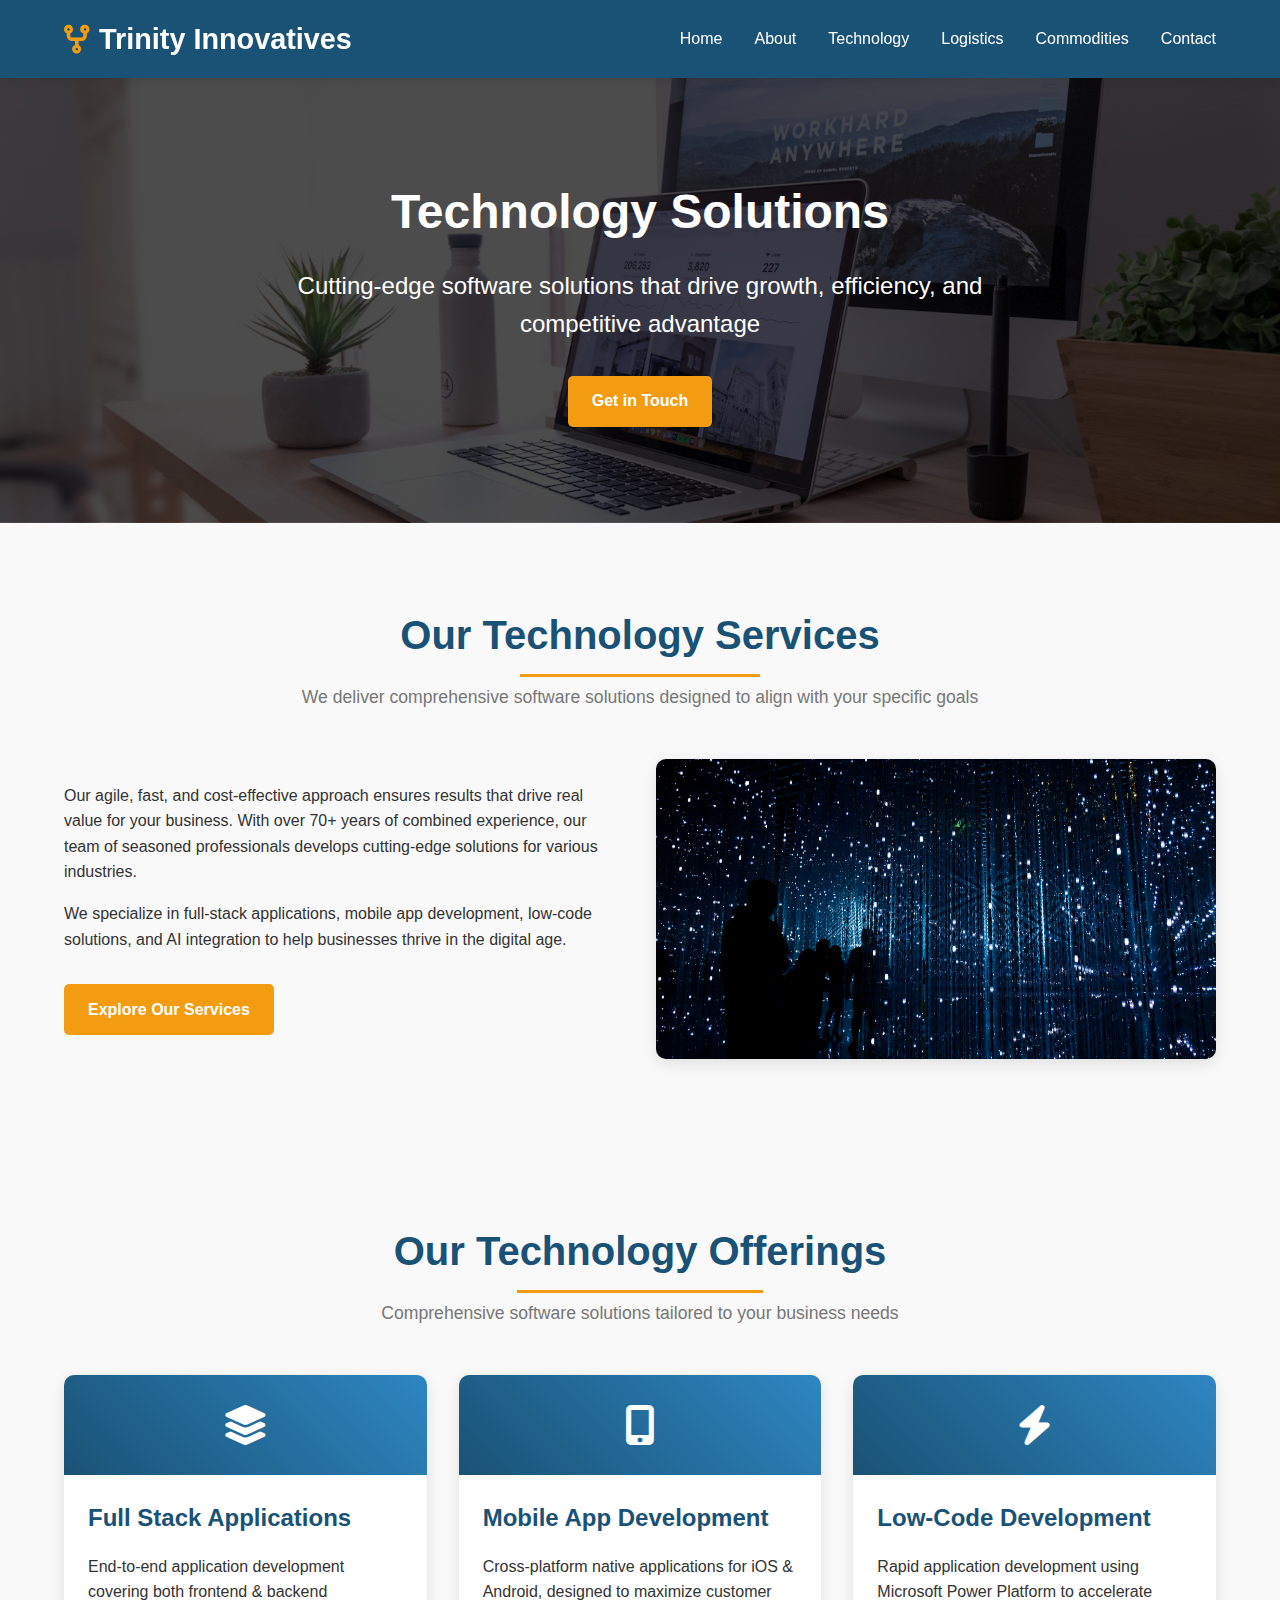
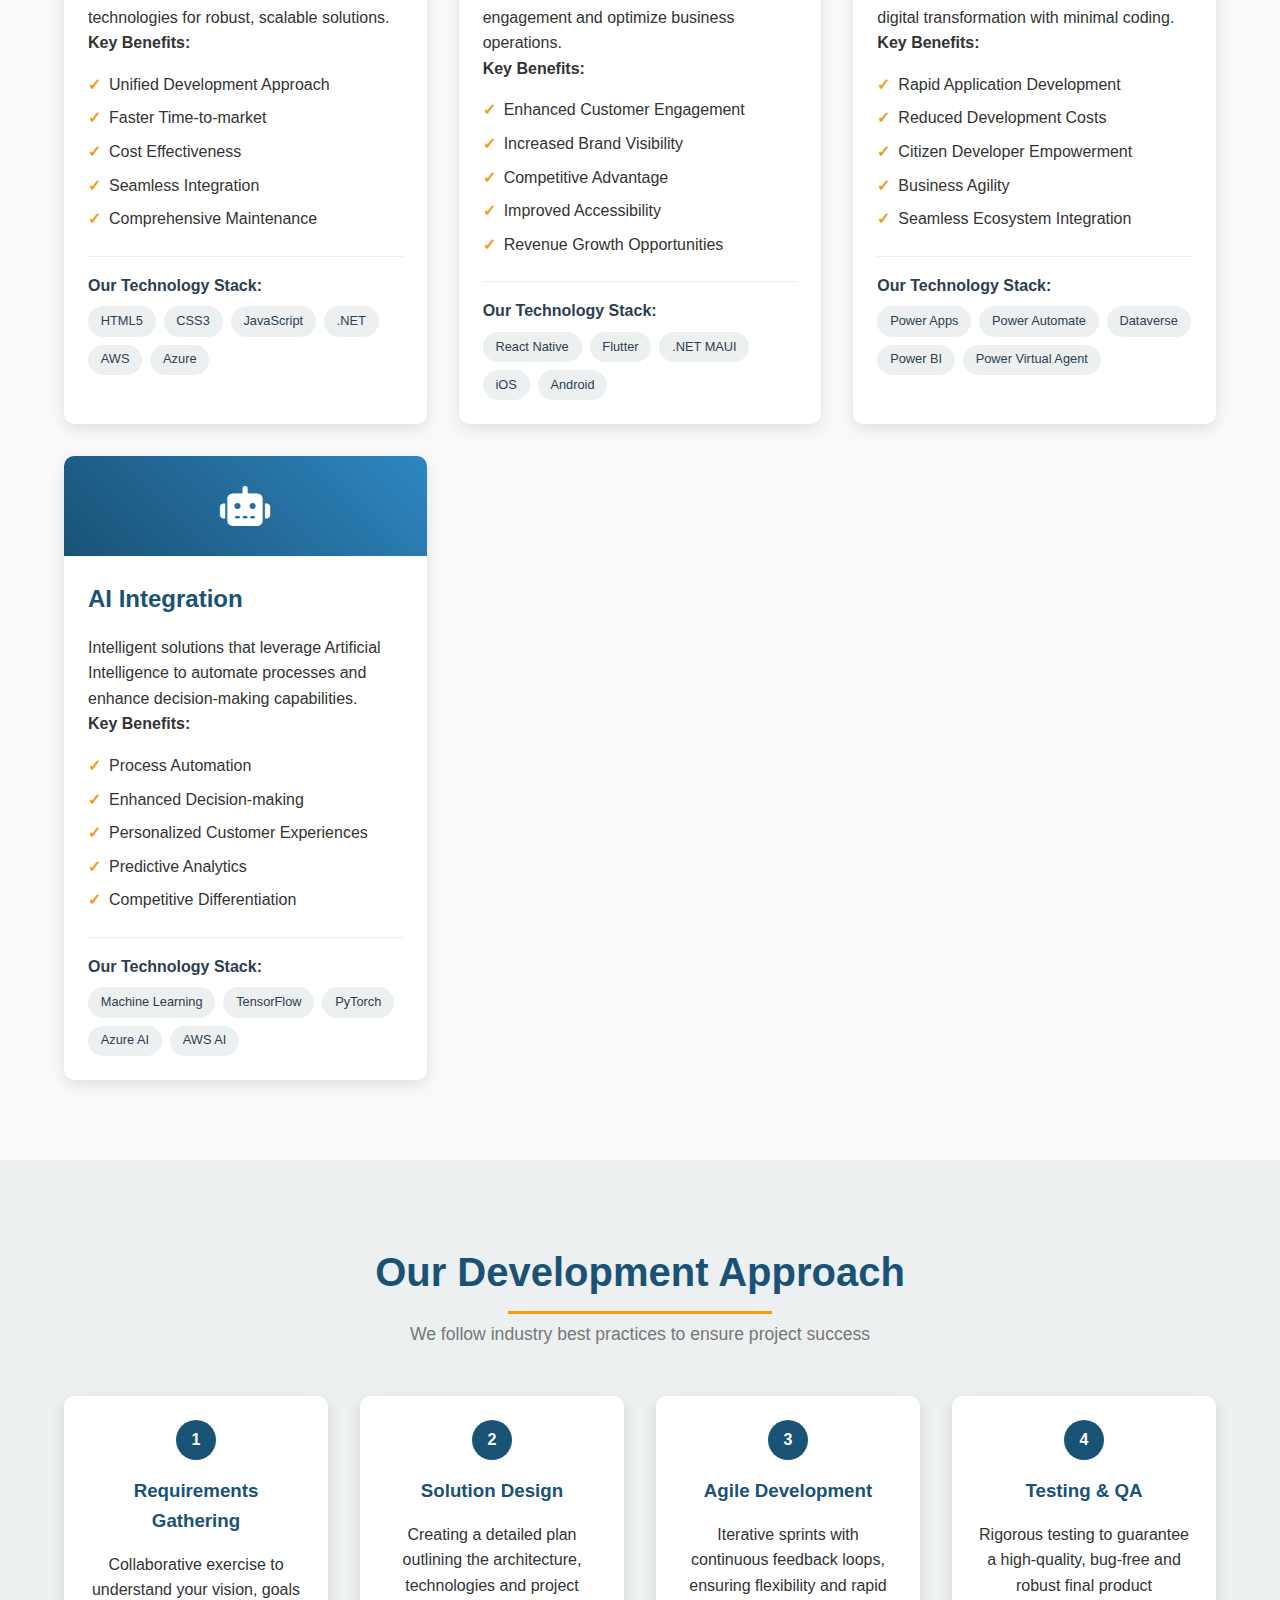
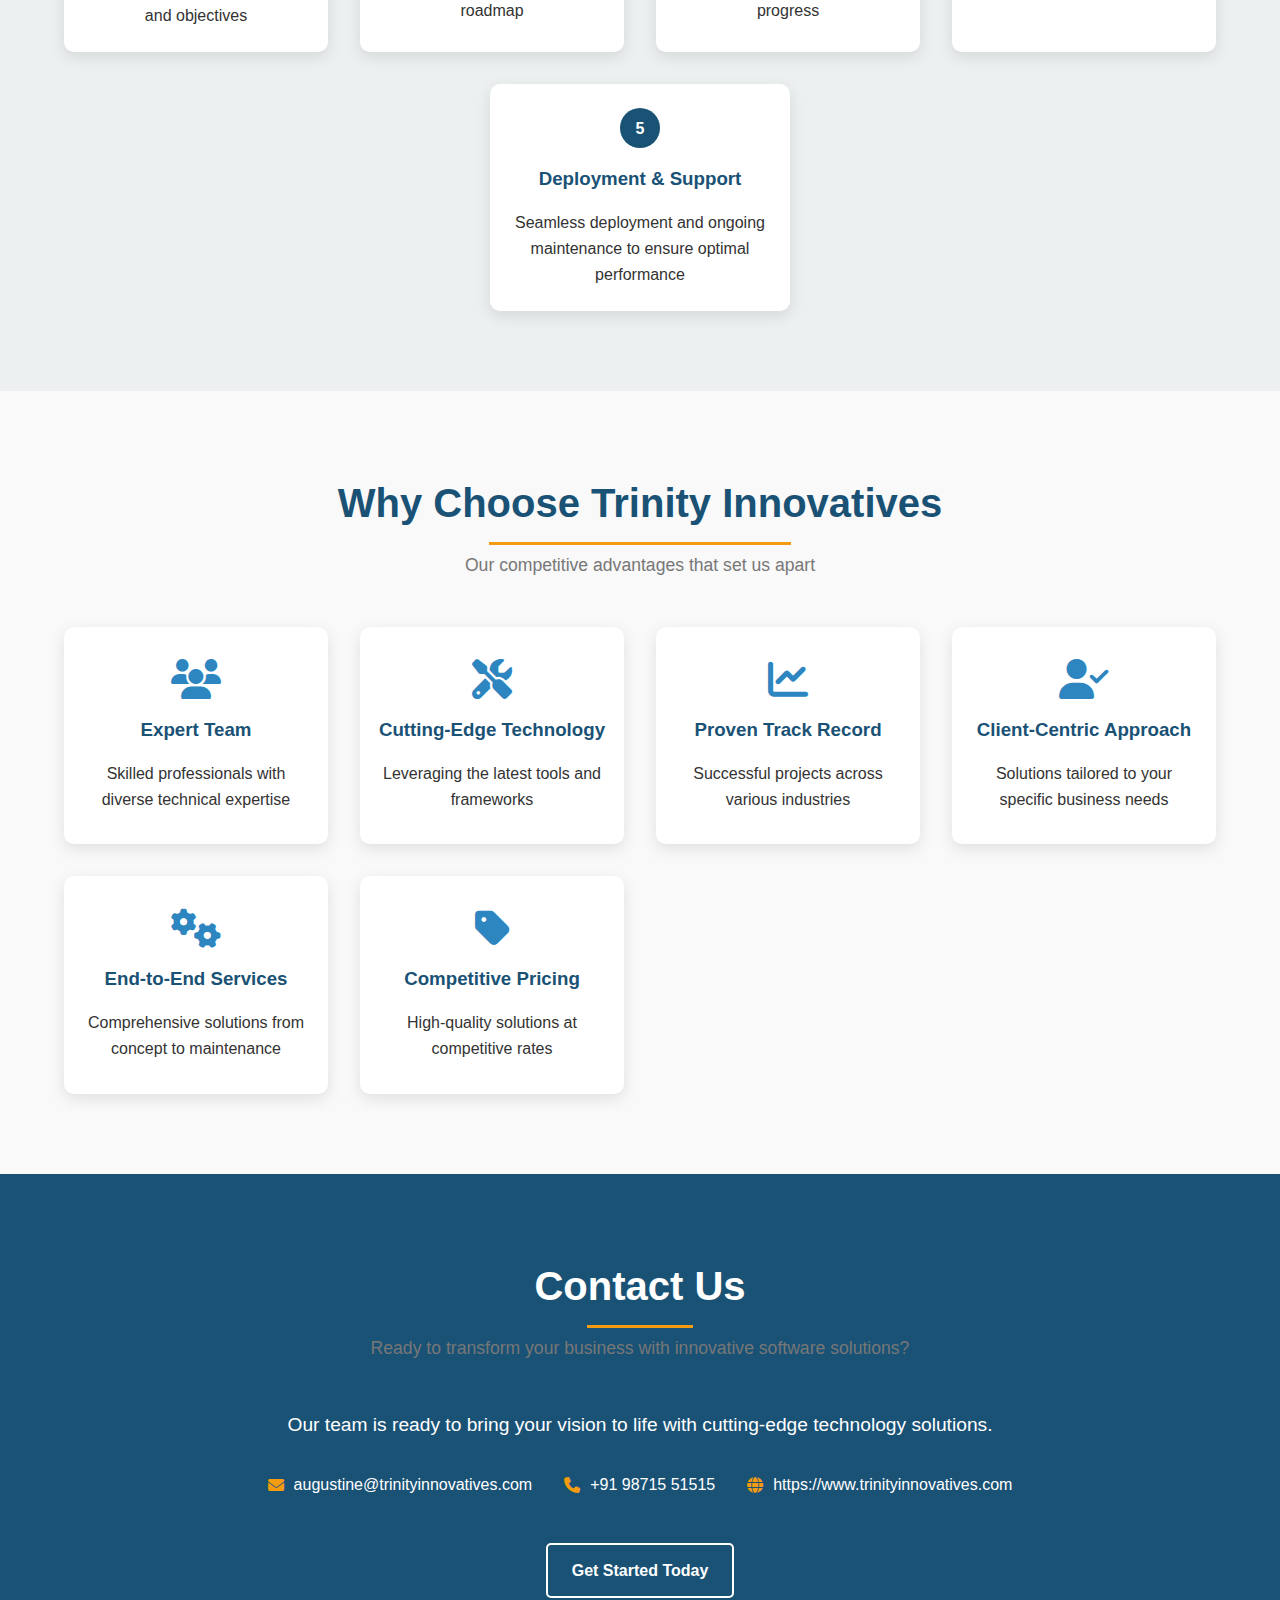
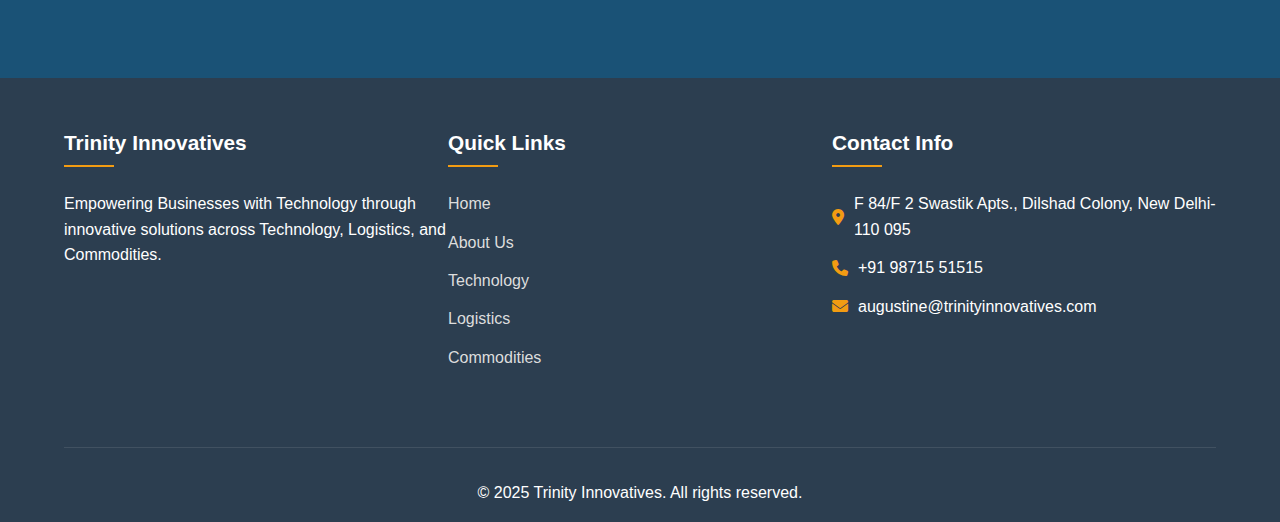
<file: technology.html>
<!DOCTYPE html>
<html lang="en">

<head>
    <meta charset="UTF-8">
    <meta name="viewport" content="width=device-width, initial-scale=1.0">
    <title>Trinity Innovatives - Empowering Businesses with Technology</title>
    <link rel="stylesheet" href="https://cdnjs.cloudflare.com/ajax/libs/font-awesome/6.4.0/css/all.min.css">
    <style>
        /* Global Styles */
        :root {
            --primary-color: #1a5276;
            --secondary-color: #2e86c1;
            --accent-color: #f39c12;
            --light-color: #ecf0f1;
            --dark-color: #2c3e50;
            --font-main: 'Segoe UI', Tahoma, Geneva, Verdana, sans-serif;
        }

        * {
            margin: 0;
            padding: 0;
            box-sizing: border-box;
        }

        body {
            font-family: var(--font-main);
            line-height: 1.6;
            color: #333;
            background-color: #f9f9f9;
        }

        .container {
            width: 90%;
            max-width: 1200px;
            margin: 0 auto;
        }

        /* Header Styles */
        header {
            background-color: var(--primary-color);
            color: white;
            padding: 1rem 0;
            position: sticky;
            top: 0;
            z-index: 100;
            box-shadow: 0 2px 10px rgba(0, 0, 0, 0.1);
        }

        nav {
            display: flex;
            justify-content: space-between;
            align-items: center;
        }

        .logo {
            font-size: 1.8rem;
            font-weight: bold;
            display: flex;
            align-items: center;
        }

        .logo i {
            margin-right: 10px;
            color: var(--accent-color);
        }

        .nav-links {
            display: flex;
            list-style: none;
        }

        .nav-links li {
            margin-left: 2rem;
        }

        .nav-links a {
            color: white;
            text-decoration: none;
            transition: color 0.3s;
            font-weight: 500;
        }

        .nav-links a:hover {
            color: var(--accent-color);
        }

        /* Hero Section */
        .hero {
            background: linear-gradient(rgba(0, 0, 0, 0.7), rgba(0, 0, 0, 0.7)), url('./photo-1499951360447-b19be8fe80f5.png');
            background-size: cover;
            background-position: center;
            color: white;
            text-align: center;
            padding: 6rem 1rem;
        }

        .hero h1 {
            font-size: 3rem;
            margin-bottom: 1rem;
        }

        .hero p {
            font-size: 1.5rem;
            margin-bottom: 2rem;
            max-width: 800px;
            margin-left: auto;
            margin-right: auto;
        }

        .btn {
            display: inline-block;
            background-color: var(--accent-color);
            color: white;
            padding: 0.8rem 1.5rem;
            text-decoration: none;
            border-radius: 5px;
            transition: all 0.3s;
            font-weight: 600;
            border: none;
            cursor: pointer;
        }

        .btn:hover {
            background-color: #e67e22;
            transform: translateY(-3px);
            box-shadow: 0 5px 15px rgba(0, 0, 0, 0.2);
        }

        .btn-outline {
            background-color: transparent;
            border: 2px solid white;
        }

        .btn-outline:hover {
            background-color: white;
            color: var(--primary-color);
        }

        /* Sections */
        section {
            padding: 5rem 0;
        }

        .section-title {
            text-align: center;
            margin-bottom: 3rem;
        }

        .section-title h2 {
            font-size: 2.5rem;
            color: var(--primary-color);
            margin-bottom: 1rem;
            position: relative;
            display: inline-block;
        }

        .section-title h2:after {
            content: '';
            position: absolute;
            width: 50%;
            height: 3px;
            background-color: var(--accent-color);
            bottom: -10px;
            left: 25%;
        }

        .section-title p {
            color: #777;
            max-width: 700px;
            margin: 0 auto;
            font-size: 1.1rem;
        }

        /* About Section */
        .about-content {
            display: flex;
            flex-wrap: wrap;
            justify-content: space-between;
            align-items: center;
        }

        .about-text {
            flex: 1;
            min-width: 300px;
            padding-right: 2rem;
        }

        .about-text h3 {
            color: var(--primary-color);
            margin-bottom: 1rem;
            font-size: 1.8rem;
        }

        .about-text p {
            margin-bottom: 1rem;
        }

        .about-text a {
            margin-top: 1rem;
            display: inline-block;
        }

        .about-image {
            flex: 1;
            min-width: 300px;
            height: 300px;
            border-radius: 10px;
            overflow: hidden;
            box-shadow: 0 5px 15px rgba(0, 0, 0, 0.1);
        }

        .about-image img {
            width: 100%;
            height: 100%;
            object-fit: cover;
        }


        /* Services Section */
        .services-grid {
            display: grid;
            grid-template-columns: repeat(auto-fit, minmax(300px, 1fr));
            gap: 2rem;
        }

        .service-card {
            background-color: white;
            border-radius: 10px;
            overflow: hidden;
            box-shadow: 0 5px 15px rgba(0, 0, 0, 0.1);
            transition: transform 0.3s;
            display: flex;
            flex-direction: column;
        }

        .service-card:hover {
            transform: translateY(-10px);
        }

        .service-icon {
            background: linear-gradient(45deg, var(--primary-color), var(--secondary-color));
            height: 100px;
            display: flex;
            align-items: center;
            justify-content: center;
            color: white;
            font-size: 2.5rem;
        }

        .service-content {
            padding: 1.5rem;
            flex-grow: 1;
        }

        .service-content h3 {
            color: var(--primary-color);
            margin-bottom: 1rem;
            font-size: 1.5rem;
        }

        .service-content ul {
            list-style-type: none;
            margin: 1rem 0;
        }

        .service-content ul li {
            margin-bottom: 0.5rem;
            display: flex;
            align-items: flex-start;
        }

        .service-content ul li:before {
            content: '✓';
            color: var(--accent-color);
            font-weight: bold;
            margin-right: 0.5rem;
        }

        .tech-stack {
            margin-top: 1.5rem;
            padding-top: 1rem;
            border-top: 1px solid #eee;
        }

        .tech-stack h4 {
            margin-bottom: 0.5rem;
            color: var(--dark-color);
        }

        .tech-tags {
            display: flex;
            flex-wrap: wrap;
            gap: 0.5rem;
        }

        .tech-tag {
            background-color: var(--light-color);
            padding: 0.3rem 0.8rem;
            border-radius: 20px;
            font-size: 0.8rem;
            color: var(--dark-color);
        }

        /* Approach Section */
        .approach-steps {
            display: flex;
            flex-wrap: wrap;
            justify-content: center;
            gap: 2rem;
            margin-top: 3rem;
        }

        .step {
            background-color: white;
            border-radius: 10px;
            padding: 1.5rem;
            box-shadow: 0 5px 15px rgba(0, 0, 0, 0.1);
            flex: 1;
            min-width: 250px;
            max-width: 300px;
            text-align: center;
            transition: transform 0.3s;
        }

        .step:hover {
            transform: translateY(-5px);
        }

        .step-number {
            background-color: var(--primary-color);
            color: white;
            width: 40px;
            height: 40px;
            border-radius: 50%;
            display: flex;
            align-items: center;
            justify-content: center;
            margin: 0 auto 1rem;
            font-weight: bold;
        }

        .step h3 {
            color: var(--primary-color);
            margin-bottom: 1rem;
        }

        /* Why Choose Us Section */
        .features-grid {
            display: grid;
            grid-template-columns: repeat(auto-fit, minmax(250px, 1fr));
            gap: 2rem;
        }

        .feature {
            text-align: center;
            padding: 2rem 1rem;
            background-color: white;
            border-radius: 10px;
            box-shadow: 0 5px 15px rgba(0, 0, 0, 0.1);
            transition: transform 0.3s;
        }

        .feature:hover {
            transform: translateY(-5px);
        }

        .feature i {
            font-size: 2.5rem;
            color: var(--secondary-color);
            margin-bottom: 1rem;
        }

        .feature h3 {
            color: var(--primary-color);
            margin-bottom: 1rem;
        }

        /* Footer */
        footer {
            background-color: var(--dark-color);
            color: white;
            padding: 3rem 0 1rem;
        }

        .footer-content {
            display: flex;
            flex-wrap: wrap;
            justify-content: space-between;
            margin-bottom: 2rem;
        }

        .footer-section {
            flex: 1;
            min-width: 300px;
            margin-bottom: 2rem;
        }

        .footer-section h3 {
            margin-bottom: 1.5rem;
            font-size: 1.3rem;
            position: relative;
            padding-bottom: 0.5rem;
        }

        .footer-section h3:after {
            content: '';
            position: absolute;
            width: 50px;
            height: 2px;
            background-color: var(--accent-color);
            bottom: 0;
            left: 0;
        }

        .footer-section ul {
            list-style: none;
        }

        .footer-section ul li {
            margin-bottom: 0.8rem;
        }

        .footer-section ul li a {
            color: #ddd;
            text-decoration: none;
            transition: color 0.3s;
        }

        .footer-section ul li a:hover {
            color: var(--accent-color);
        }

        .contact-info {
            display: flex;
            align-items: center;
            margin-bottom: 0.8rem;
        }

        .contact-info i {
            margin-right: 10px;
            color: var(--accent-color);
        }

        .footer-bottom {
            text-align: center;
            padding-top: 2rem;
            border-top: 1px solid rgba(255, 255, 255, 0.1);
        }

        /* Responsive Design */
        .hamburger {
            display: none;
            font-size: 1.8rem;
            color: white;
            cursor: pointer;
        }

        @media (max-width: 768px) {
            .hamburger {
                display: block;
            }

            .nav-links {
                display: none;
                position: absolute;
                top: 100%;
                right: 0;
                background-color: var(--primary-color);
                flex-direction: column;
                width: 200px;
                padding: 1rem;
                box-shadow: 0 5px 15px rgba(0, 0, 0, 0.2);
                border-radius: 0 0 5px 5px;
            }

            .about-content,
            .footer-content {
                flex-direction: column;
            }

            .about-text {
                padding-right: 0;
                margin-bottom: 2rem;
            }

            .nav-links li {
                margin: 1rem 0;
            }

            .nav-links.show {
                display: flex;
            }
        }
    </style>
</head>

<body>
    <!-- Header -->
    <header>
        <div class="container">
            <nav>
                <div class="logo"><i class="fas fa-code-fork"></i>Trinity Innovatives</div>
                <div class="hamburger" id="hamburger">
                    <i class="fas fa-bars"></i>
                </div>
                <ul class="nav-links" id="nav-links">
                    <li><a href="index.html">Home</a></li>
                    <li><a href="about.html" class="active">About</a></li>
                    <li><a href="technology.html">Technology</a></li>
                    <li><a href="logistics.html">Logistics</a></li>
                    <li><a href="commodities.html">Commodities</a></li>
                    <li><a href="contact.html">Contact</a></li>
                </ul>
            </nav>

        </div>
    </header>

    <!-- Hero Section -->
    <section class="hero">
        <div class="container">
            <h1>Technology Solutions</h1>
            <p>Cutting-edge software solutions that drive growth, efficiency, and competitive advantage</p>
            <a href="#contact" class="btn">Get in Touch</a>
        </div>
    </section>

    <!-- About Technology Section -->
    <section id="about-tech">
        <div class="container">
            <div class="section-title">
                <h2>Our Technology Services</h2>
                <p>We deliver comprehensive software solutions designed to align with your specific goals</p>
            </div>
            <div class="about-content">
                <div class="about-text">
                    <p>Our agile, fast, and cost-effective approach ensures results that drive real value for your
                        business. With over 70+ years of combined experience, our team of seasoned professionals
                        develops cutting-edge solutions for various industries.</p>
                    <p>We specialize in full-stack applications, mobile app development, low-code solutions, and AI
                        integration to help businesses thrive in the digital age.</p>
                    <a href="#services" class="btn">Explore Our Services</a>
                </div>
                <div class="about-image">
                    <img src="./innovation.jpg" alt="Technology Innovation">
                </div>
            </div>
        </div>
    </section>

    <!-- Services Section -->
    <section id="services" class="services">
        <div class="container">
            <div class="section-title">
                <h2>Our Technology Offerings</h2>
                <p>Comprehensive software solutions tailored to your business needs</p>
            </div>
            <div class="services-grid">
                <!-- Full Stack Development -->
                <div class="service-card">
                    <div class="service-icon">
                        <i class="fas fa-layer-group"></i>
                    </div>
                    <div class="service-content">
                        <h3>Full Stack Applications</h3>
                        <p>End-to-end application development covering both frontend & backend technologies for robust,
                            scalable solutions.</p>
                        <h4>Key Benefits:</h4>
                        <ul>
                            <li>Unified Development Approach</li>
                            <li>Faster Time-to-market</li>
                            <li>Cost Effectiveness</li>
                            <li>Seamless Integration</li>
                            <li>Comprehensive Maintenance</li>
                        </ul>
                        <div class="tech-stack">
                            <h4>Our Technology Stack:</h4>
                            <div class="tech-tags">
                                <span class="tech-tag">HTML5</span>
                                <span class="tech-tag">CSS3</span>
                                <span class="tech-tag">JavaScript</span>
                                <span class="tech-tag">.NET</span>
                                <span class="tech-tag">AWS</span>
                                <span class="tech-tag">Azure</span>
                            </div>
                        </div>
                    </div>
                </div>

                <!-- Mobile App Development -->
                <div class="service-card">
                    <div class="service-icon">
                        <i class="fas fa-mobile-alt"></i>
                    </div>
                    <div class="service-content">
                        <h3>Mobile App Development</h3>
                        <p>Cross-platform native applications for iOS & Android, designed to maximize customer
                            engagement and optimize business operations.</p>
                        <h4>Key Benefits:</h4>
                        <ul>
                            <li>Enhanced Customer Engagement</li>
                            <li>Increased Brand Visibility</li>
                            <li>Competitive Advantage</li>
                            <li>Improved Accessibility</li>
                            <li>Revenue Growth Opportunities</li>
                        </ul>
                        <div class="tech-stack">
                            <h4>Our Technology Stack:</h4>
                            <div class="tech-tags">
                                <span class="tech-tag">React Native</span>
                                <span class="tech-tag">Flutter</span>
                                <span class="tech-tag">.NET MAUI</span>
                                <span class="tech-tag">iOS</span>
                                <span class="tech-tag">Android</span>
                            </div>
                        </div>
                    </div>
                </div>

                <!-- Low-Code Development -->
                <div class="service-card">
                    <div class="service-icon">
                        <i class="fas fa-bolt"></i>
                    </div>
                    <div class="service-content">
                        <h3>Low-Code Development</h3>
                        <p>Rapid application development using Microsoft Power Platform to accelerate digital
                            transformation with minimal coding.</p>
                        <h4>Key Benefits:</h4>
                        <ul>
                            <li>Rapid Application Development</li>
                            <li>Reduced Development Costs</li>
                            <li>Citizen Developer Empowerment</li>
                            <li>Business Agility</li>
                            <li>Seamless Ecosystem Integration</li>
                        </ul>
                        <div class="tech-stack">
                            <h4>Our Technology Stack:</h4>
                            <div class="tech-tags">
                                <span class="tech-tag">Power Apps</span>
                                <span class="tech-tag">Power Automate</span>
                                <span class="tech-tag">Dataverse</span>
                                <span class="tech-tag">Power BI</span>
                                <span class="tech-tag">Power Virtual Agent</span>
                            </div>
                        </div>
                    </div>
                </div>

                <!-- AI Integration -->
                <div class="service-card">
                    <div class="service-icon">
                        <i class="fas fa-robot"></i>
                    </div>
                    <div class="service-content">
                        <h3>AI Integration</h3>
                        <p>Intelligent solutions that leverage Artificial Intelligence to automate processes and enhance
                            decision-making capabilities.</p>
                        <h4>Key Benefits:</h4>
                        <ul>
                            <li>Process Automation</li>
                            <li>Enhanced Decision-making</li>
                            <li>Personalized Customer Experiences</li>
                            <li>Predictive Analytics</li>
                            <li>Competitive Differentiation</li>
                        </ul>
                        <div class="tech-stack">
                            <h4>Our Technology Stack:</h4>
                            <div class="tech-tags">
                                <span class="tech-tag">Machine Learning</span>
                                <span class="tech-tag">TensorFlow</span>
                                <span class="tech-tag">PyTorch</span>
                                <span class="tech-tag">Azure AI</span>
                                <span class="tech-tag">AWS AI</span>
                            </div>
                        </div>
                    </div>
                </div>
            </div>
        </div>
    </section>

    <!-- Our Approach Section -->
    <section id="approach" style="background-color: var(--light-color);">
        <div class="container">
            <div class="section-title">
                <h2>Our Development Approach</h2>
                <p>We follow industry best practices to ensure project success</p>
            </div>
            <div class="approach-steps">
                <div class="step">
                    <div class="step-number">1</div>
                    <h3>Requirements Gathering</h3>
                    <p>Collaborative exercise to understand your vision, goals and objectives</p>
                </div>
                <div class="step">
                    <div class="step-number">2</div>
                    <h3>Solution Design</h3>
                    <p>Creating a detailed plan outlining the architecture, technologies and project roadmap</p>
                </div>
                <div class="step">
                    <div class="step-number">3</div>
                    <h3>Agile Development</h3>
                    <p>Iterative sprints with continuous feedback loops, ensuring flexibility and rapid progress</p>
                </div>
                <div class="step">
                    <div class="step-number">4</div>
                    <h3>Testing & QA</h3>
                    <p>Rigorous testing to guarantee a high-quality, bug-free and robust final product</p>
                </div>
                <div class="step">
                    <div class="step-number">5</div>
                    <h3>Deployment & Support</h3>
                    <p>Seamless deployment and ongoing maintenance to ensure optimal performance</p>
                </div>
            </div>
        </div>
    </section>

    <!-- Why Choose Us Section -->
    <section id="why-choose">
        <div class="container">
            <div class="section-title">
                <h2>Why Choose Trinity Innovatives</h2>
                <p>Our competitive advantages that set us apart</p>
            </div>
            <div class="features-grid">
                <div class="feature">
                    <i class="fas fa-users"></i>
                    <h3>Expert Team</h3>
                    <p>Skilled professionals with diverse technical expertise</p>
                </div>
                <div class="feature">
                    <i class="fas fa-tools"></i>
                    <h3>Cutting-Edge Technology</h3>
                    <p>Leveraging the latest tools and frameworks</p>
                </div>
                <div class="feature">
                    <i class="fas fa-chart-line"></i>
                    <h3>Proven Track Record</h3>
                    <p>Successful projects across various industries</p>
                </div>
                <div class="feature">
                    <i class="fas fa-user-check"></i>
                    <h3>Client-Centric Approach</h3>
                    <p>Solutions tailored to your specific business needs</p>
                </div>
                <div class="feature">
                    <i class="fas fa-cogs"></i>
                    <h3>End-to-End Services</h3>
                    <p>Comprehensive solutions from concept to maintenance</p>
                </div>
                <div class="feature">
                    <i class="fas fa-tag"></i>
                    <h3>Competitive Pricing</h3>
                    <p>High-quality solutions at competitive rates</p>
                </div>
            </div>
        </div>
    </section>

    <!-- Contact Section -->
    <section id="contact" style="background-color: var(--primary-color); color: white;">
        <div class="container">
            <div class="section-title">
                <h2 style="color: white;">Contact Us</h2>
                <p>Ready to transform your business with innovative software solutions?</p>
            </div>
            <div style="text-align: center; max-width: 800px; margin: 0 auto;">
                <p style="margin-bottom: 2rem; font-size: 1.2rem;">Our team is ready to bring your vision to life with
                    cutting-edge technology solutions.</p>
                <div style="display: flex; flex-wrap: wrap; justify-content: center; gap: 2rem; margin-bottom: 2rem;">
                    <div class="contact-info">
                        <i class="fas fa-envelope"></i>
                        <span>augustine@trinityinnovatives.com</span>
                    </div>
                    <div class="contact-info">
                        <i class="fas fa-phone"></i>
                        <span>+91 98715 51515</span>
                    </div>
                    <div class="contact-info">
                        <i class="fas fa-globe"></i>
                        <span>https://www.trinityinnovatives.com</span>
                    </div>
                </div>
                <a href="contact.html" class="btn btn-outline">Get Started Today</a>
            </div>
        </div>
    </section>

    <!-- Footer -->
    <footer>
        <div class="container">
            <div class="footer-content">
                <div class="footer-section">
                    <h3>Trinity Innovatives</h3>
                    <p>Empowering Businesses with Technology through innovative solutions across Technology, Logistics,
                        and Commodities.</p>
                </div>
                <div class="footer-section">
                    <h3>Quick Links</h3>
                    <ul>
                        <li><a href="index.html">Home</a></li>
                        <li><a href="about.html">About Us</a></li>
                        <li><a href="technology.html">Technology</a></li>
                        <li><a href="logistics.html">Logistics</a></li>
                        <li><a href="commodities.html">Commodities</a></li>
                    </ul>
                </div>
                <div class="footer-section">
                    <h3>Contact Info</h3>
                    <div class="contact-info">
                        <i class="fas fa-map-marker-alt"></i>
                        <span>F 84/F 2 Swastik Apts., Dilshad Colony, New Delhi-110 095</span>
                    </div>
                    <div class="contact-info">
                        <i class="fas fa-phone"></i>
                        <span>+91 98715 51515</span>
                    </div>
                    <div class="contact-info">
                        <i class="fas fa-envelope"></i>
                        <span>augustine@trinityinnovatives.com</span>
                    </div>
                </div>
            </div>
            <div class="footer-bottom">
                <p>&copy; 2025 Trinity Innovatives. All rights reserved.</p>
            </div>
        </div>
    </footer>

    <script src="./scripts.js"></script>

</body>

</html>
</file>
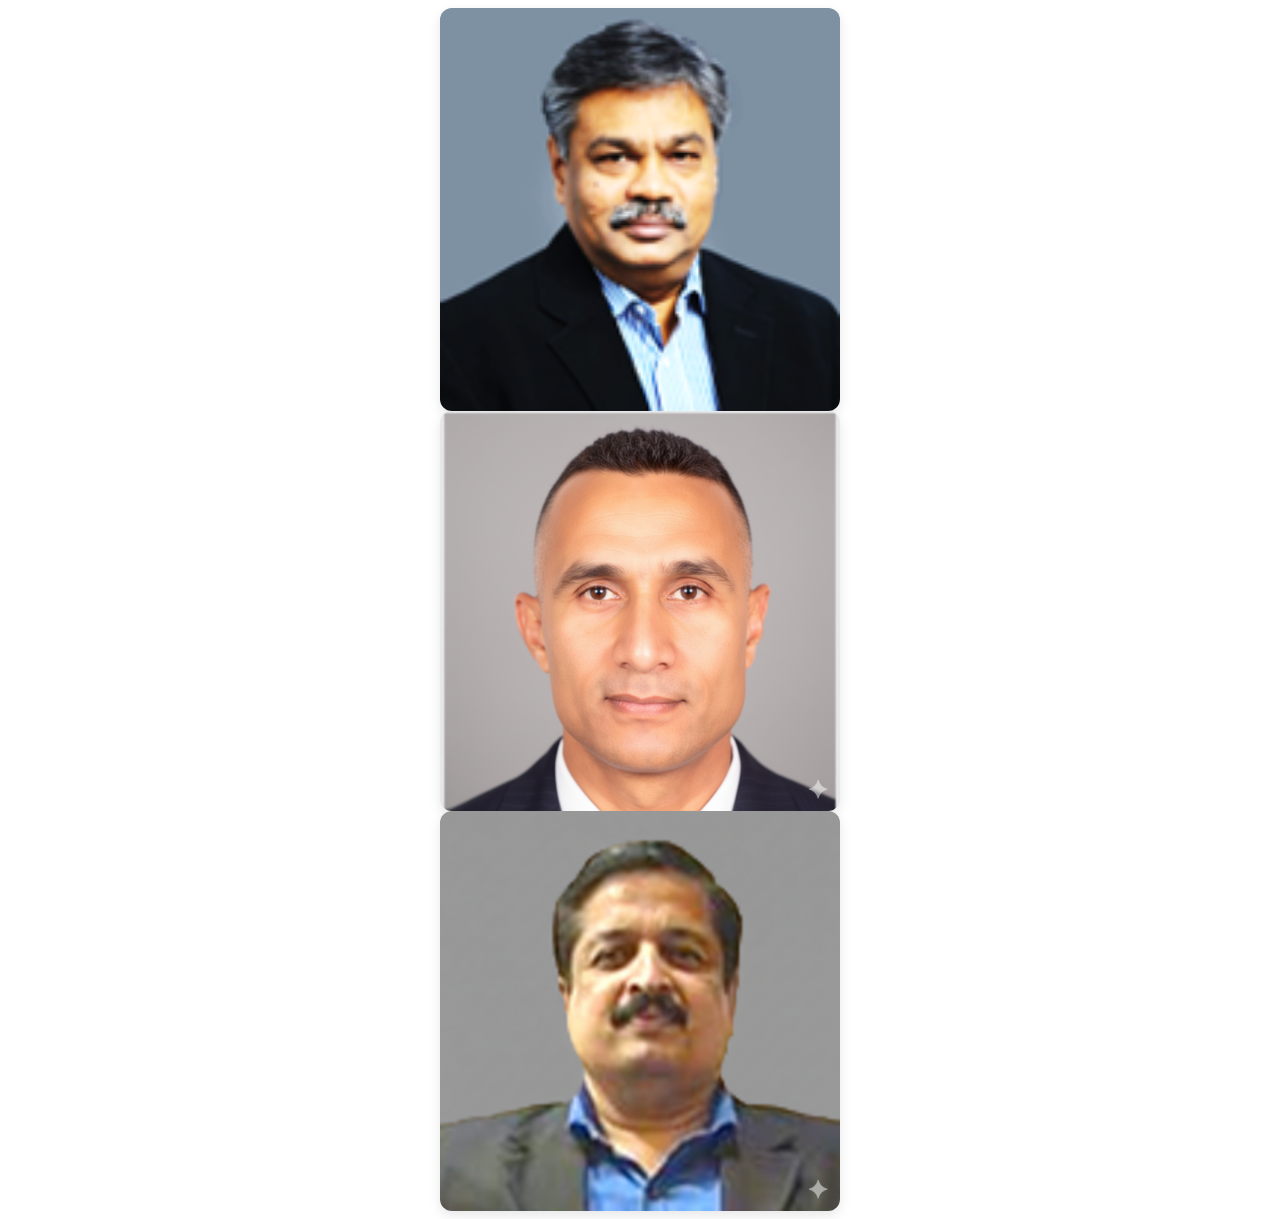
<file: test.html>
<!DOCTYPE html>
<html lang="en">

<head>
    <meta charset="UTF-8">
    <meta name="viewport" content="width=device-width, initial-scale=1.0">
    <style>
        .image-container {
            /* Sets the container's width, centers it, and adds a subtle box shadow. */
            width: 90%;
            max-width: 400px;
            margin: 0 auto;
            background-color: #f0f0f0;
            /* A light background color for contrast */
            border-radius: 12px;
            overflow: hidden;
            /* Ensures the image respects the border-radius */
            box-shadow: 0 4px 12px rgba(0, 0, 0, 0.1);
        }

        .profile-image {
            /* Makes the image fully responsive and centered within its container. */
            width: 100%;
            height: auto;
            display: block;
            /* Removes any default spacing below the image */
        }

        /* We can add a simple hover effect for interactivity */
        .image-container:hover {
            box-shadow: 0 8px 24px rgba(0, 0, 0, 0.15);
            /* A more pronounced shadow on hover */
            transform: translateY(-2px);
            /* A subtle lift effect */
            transition: all 0.3s ease-in-out;
            /* Smooth transition for the hover effect */
        }
    </style>
    <title>Document</title>
</head>

<body>

    <div class="image-container">
        <img src="./Augustine.png" alt="Headshot of a man" class="profile-image">
    </div>

    <div class="image-container">
        <img src="./Vinod1.png" alt="Headshot of a man" class="profile-image">
    </div>

    <div class="image-container">
        <img src="./Sivaraj1.png" alt="Headshot of a man" class="profile-image">
    </div>

</body>

</html>
</file>
<file: styles.css>
/* Global Styles */
        :root {
            --primary-color: #1a5276;
            --secondary-color: #2e86c1;
            --accent-color: #f39c12;
            --light-color: #ecf0f1;
            --dark-color: #2c3e50;
            --font-main: 'Segoe UI', Tahoma, Geneva, Verdana, sans-serif;
        }

        * {
            margin: 0;
            padding: 0;
            box-sizing: border-box;
        }

        body {
            font-family: var(--font-main);
            line-height: 1.6;
            color: #333;
            background-color: #f9f9f9;
        }

        .container {
            width: 90%;
            max-width: 1200px;
            margin: 0 auto;
        }

        /* Header Styles */
        header {
            background-color: var(--primary-color);
            color: white;
            padding: 1rem 0;
            position: sticky;
            top: 0;
            z-index: 100;
            box-shadow: 0 2px 10px rgba(0, 0, 0, 0.1);
        }

        nav {
            display: flex;
            justify-content: space-between;
            align-items: center;
        }

        .logo {
            font-size: 1.8rem;
            font-weight: bold;
            display: flex;
            align-items: center;
        }

        .logo i {
            margin-right: 10px;
            color: var(--accent-color);
        }

        .nav-links {
            display: flex;
            list-style: none;
        }

        .nav-links li {
            margin-left: 2rem;
        }

        .nav-links a {
            color: white;
            text-decoration: none;
            transition: color 0.3s;
            font-weight: 500;
        }

        .nav-links a:hover {
            color: var(--accent-color);
        }

        /* Hero Section */
        .hero {
            background: linear-gradient(rgba(0, 0, 0, 0.7), rgba(0, 0, 0, 0.7)), url('https://images.unsplash.com/photo-1521737711867-e3b97375f902?ixlib=rb-4.0.3&ixid=M3wxMjA3fDB8MHxwaG90by1wYWdlfHx8fGVufDB8fHx8fA%3D%3D&auto=format&fit=crop&w=1744&q=80');
            background-size: cover;
            background-position: center;
            color: white;
            text-align: center;
            padding: 6rem 1rem;
        }

        .hero h1 {
            font-size: 3rem;
            margin-bottom: 1rem;
        }

        .hero p {
            font-size: 1.5rem;
            margin-bottom: 2rem;
            max-width: 800px;
            margin-left: auto;
            margin-right: auto;
        }

        .btn {
            display: inline-block;
            background-color: var(--accent-color);
            color: white;
            padding: 0.8rem 1.5rem;
            text-decoration: none;
            border-radius: 5px;
            transition: all 0.3s;
            font-weight: 600;
            border: none;
            cursor: pointer;
        }

        .btn:hover {
            background-color: #e67e22;
            transform: translateY(-3px);
            box-shadow: 0 5px 15px rgba(0, 0, 0, 0.2);
        }

        /* Sections */
        section {
            padding: 5rem 0;
        }

        .section-title {
            text-align: center;
            margin-bottom: 3rem;
        }

        .section-title h2 {
            font-size: 2.5rem;
            color: var(--primary-color);
            margin-bottom: 1rem;
            position: relative;
            display: inline-block;
        }

        .section-title h2:after {
            content: '';
            position: absolute;
            width: 50%;
            height: 3px;
            background-color: var(--accent-color);
            bottom: -10px;
            left: 25%;
        }

        .section-title p {
            color: #777;
            max-width: 700px;
            margin: 0 auto;
            font-size: 1.1rem;
        }

        /* About Content */
        .about-content {
            display: flex;
            flex-wrap: wrap;
            justify-content: space-between;
            align-items: center;
            margin-bottom: 4rem;
        }

        .about-text {
            flex: 1;
            min-width: 300px;
            padding-right: 2rem;
        }

        .about-text h3 {
            color: var(--primary-color);
            margin-bottom: 1rem;
            font-size: 1.8rem;
        }


        .about-image {
            flex: 1;
            min-width: 300px;
            height: 300px;
            border-radius: 10px;
            overflow: hidden;
            box-shadow: 0 5px 15px rgba(0, 0, 0, 0.1);
        }

        .about-image img {
            width: 100%;
            height: 100%;
            object-fit: cover;
        }


        /* Leadership Section */
        .leadership-grid {
            display: grid;
            grid-template-columns: repeat(auto-fit, minmax(280px, 1fr));
            gap: 2rem;
        }

        .leader-card {
            background-color: white;
            border-radius: 10px;
            overflow: hidden;
            box-shadow: 0 5px 15px rgba(0, 0, 0, 0.1);
            transition: transform 0.3s;
            text-align: center;
        }

        .leader-card:hover {
            transform: translateY(-10px);
        }

        .leader-image {
            height: 250px;
            background: linear-gradient(45deg, var(--primary-color), var(--secondary-color));
            display: flex;
            align-items: center;
            justify-content: center;
            color: white;
            font-size: 4rem;
        }

        .img-leader {
            width: 200px;
            height: 200px;
            object-fit: cover;
            border-radius: 50%;
            border: none;
            box-shadow: 0 4px 8px rgba(0, 0, 0, 0.2);
        }

        .leader-content {
            padding: 1.5rem;
        }

        .leader-content h3 {
            color: var(--primary-color);
            margin-bottom: 0.5rem;
            font-size: 1.5rem;
        }

        .leader-content .position {
            color: var(--secondary-color);
            font-weight: 600;
            margin-bottom: 1rem;
            display: block;
        }

        /* Stats Section */
        .stats-container {
            display: flex;
            flex-wrap: wrap;
            justify-content: space-around;
            text-align: center;
            margin: 3rem 0;
        }

        .stat {
            flex: 1;
            min-width: 200px;
            padding: 1.5rem;
        }

        .stat-number {
            font-size: 2.5rem;
            font-weight: bold;
            color: var(--primary-color);
            margin-bottom: 0.5rem;
        }

        .stat-text {
            color: #777;
            font-weight: 500;
        }

        /* Footer */
        footer {
            background-color: var(--dark-color);
            color: white;
            padding: 3rem 0 1rem;
        }

        .footer-content {
            display: flex;
            flex-wrap: wrap;
            justify-content: space-between;
            margin-bottom: 2rem;
        }

        .footer-section {
            flex: 1;
            min-width: 300px;
            margin-bottom: 2rem;
        }

        .footer-section h3 {
            margin-bottom: 1.5rem;
            font-size: 1.3rem;
            position: relative;
            padding-bottom: 0.5rem;
        }

        .footer-section h3:after {
            content: '';
            position: absolute;
            width: 50px;
            height: 2px;
            background-color: var(--accent-color);
            bottom: 0;
            left: 0;
        }

        .footer-section ul {
            list-style: none;
        }

        .footer-section ul li {
            margin-bottom: 0.8rem;
        }

        .footer-section ul li a {
            color: #ddd;
            text-decoration: none;
            transition: color 0.3s;
        }

        .footer-section ul li a:hover {
            color: var(--accent-color);
        }

        .contact-info {
            display: flex;
            align-items: center;
            margin-bottom: 0.8rem;
        }

        .contact-info i {
            margin-right: 10px;
            color: var(--accent-color);
        }

        .footer-bottom {
            text-align: center;
            padding-top: 2rem;
            border-top: 1px solid rgba(255, 255, 255, 0.1);
        }


        .hamburger {
            display: none;
            font-size: 1.8rem;
            color: white;
            cursor: pointer;
        }

        @media (max-width: 768px) {
            .hamburger {
                display: block;
            }

            .nav-links {
                display: none;
                position: absolute;
                top: 100%;
                right: 0;
                background-color: var(--primary-color);
                flex-direction: column;
                width: 200px;
                padding: 1rem;
                box-shadow: 0 5px 15px rgba(0, 0, 0, 0.2);
                border-radius: 0 0 5px 5px;
            }

            .nav-links li {
                margin: 1rem 0;
            }

            .nav-links.show {
                display: flex;
            }
        }
</file>
